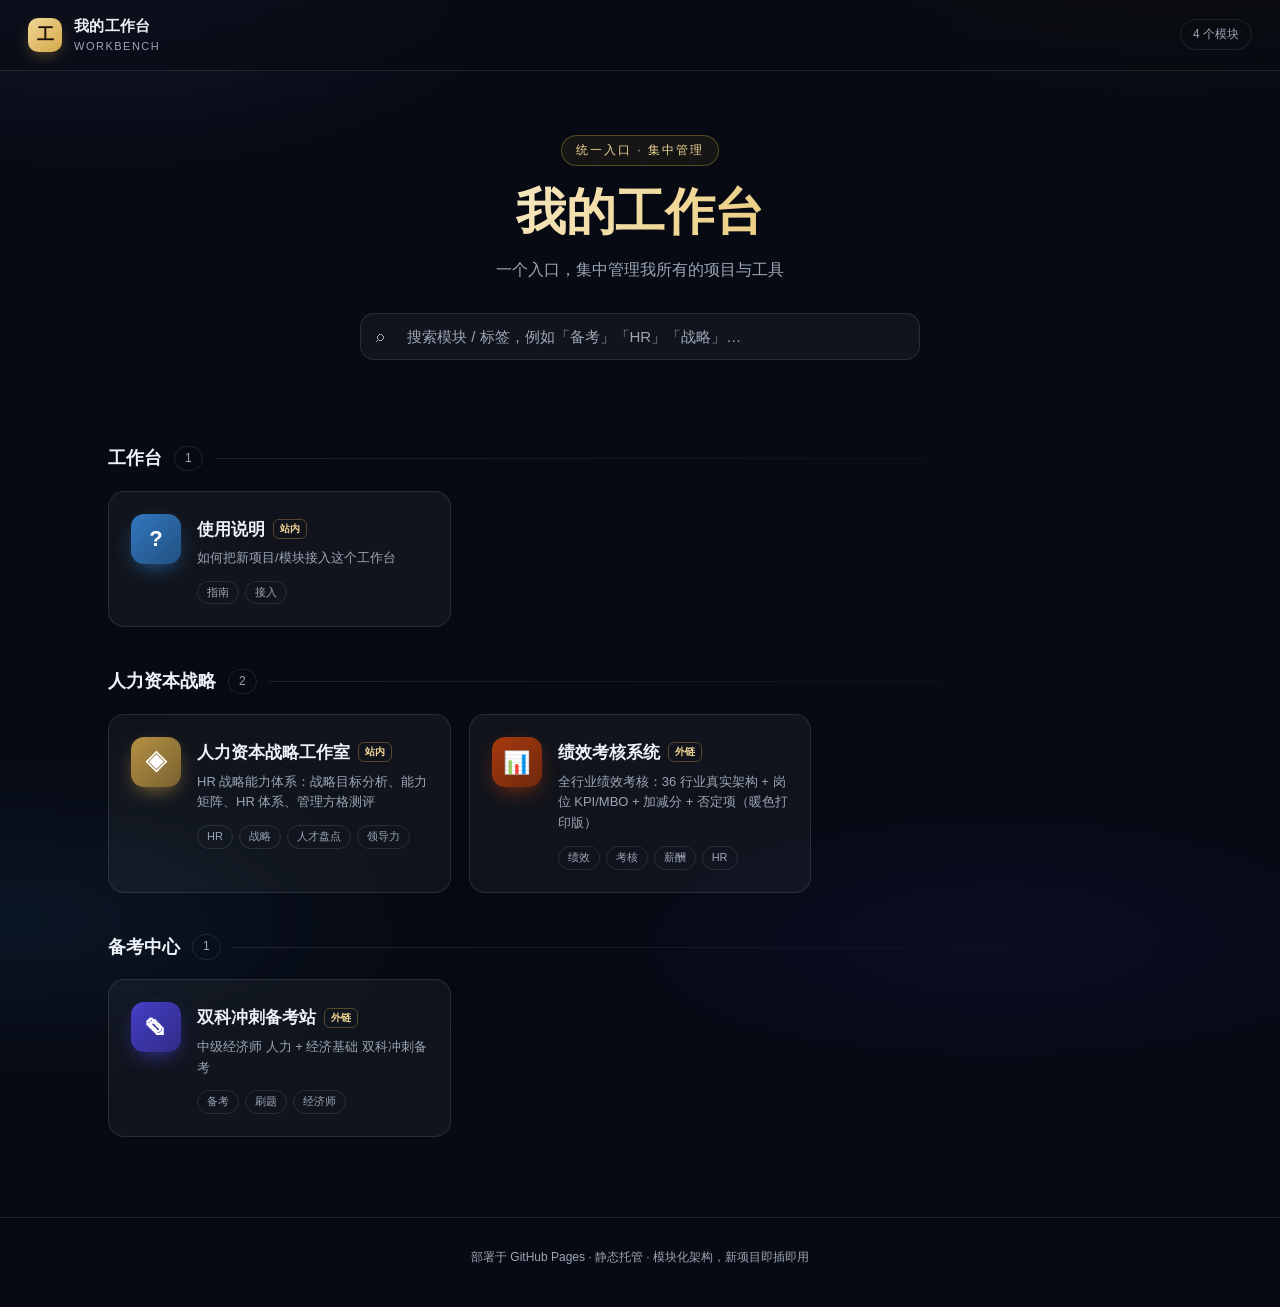
<file: index.html>
<!DOCTYPE html>
<html lang="zh-CN">
<head>
<meta charset="utf-8" />
<meta name="viewport" content="width=device-width, initial-scale=1" />
<title>我的工作台</title>
<style>
  :root {
    --bg: #070a12;
    --bg-2: #0c1018;
    --surface: rgba(255,255,255,0.045);
    --surface-hover: rgba(255,255,255,0.075);
    --border: rgba(255,255,255,0.10);
    --border-strong: rgba(255,255,255,0.18);
    --text: #eef1f7;
    --muted: #9aa6b6;
    --gold: #d4a84b;
    --gold-soft: #f0d694;
    --radius: 16px;
    --shadow: 0 18px 50px -20px rgba(0,0,0,.7);
  }
  * { box-sizing: border-box; }
  html, body { margin: 0; padding: 0; }
  body {
    background: var(--bg);
    color: var(--text);
    font-family: -apple-system, BlinkMacSystemFont, "Segoe UI", "PingFang SC", "Microsoft YaHei", "Noto Sans SC", sans-serif;
    line-height: 1.6;
    min-height: 100vh;
    -webkit-font-smoothing: antialiased;
    position: relative;
    overflow-x: hidden;
  }
  /* 极光背景 */
  body::before, body::after {
    content: ""; position: fixed; inset: -20% -20% auto -20%; height: 70vh; z-index: 0;
    pointer-events: none; filter: blur(70px); opacity: .55;
  }
  body::before {
    background: radial-gradient(40% 60% at 20% 10%, rgba(124,108,240,.45), transparent 70%),
                radial-gradient(45% 55% at 80% 0%, rgba(212,168,75,.38), transparent 70%);
    animation: drift1 18s ease-in-out infinite alternate;
  }
  body::after {
    top: auto; bottom: -10%; height: 50vh;
    background: radial-gradient(40% 50% at 70% 100%, rgba(79,70,229,.35), transparent 70%),
                radial-gradient(35% 50% at 15% 90%, rgba(55,138,221,.30), transparent 70%);
    animation: drift2 22s ease-in-out infinite alternate;
  }
  @keyframes drift1 { from { transform: translate3d(-3%,0,0) scale(1); } to { transform: translate3d(4%,2%,0) scale(1.08); } }
  @keyframes drift2 { from { transform: translate3d(2%,0,0) scale(1.05); } to { transform: translate3d(-4%,-2%,0) scale(1); } }
  .grid-bg {
    position: fixed; inset: 0; z-index: 0; pointer-events: none; opacity: .35;
    background-image: linear-gradient(rgba(255,255,255,.04) 1px, transparent 1px),
                      linear-gradient(90deg, rgba(255,255,255,.04) 1px, transparent 1px);
    background-size: 46px 46px;
    -webkit-mask-image: radial-gradient(ellipse 80% 60% at 50% 0%, #000 30%, transparent 80%);
            mask-image: radial-gradient(ellipse 80% 60% at 50% 0%, #000 30%, transparent 80%);
  }
  .wrap { position: relative; z-index: 1; }

  /* 顶栏 */
  .topbar {
    position: sticky; top: 0; z-index: 30;
    display: flex; align-items: center; gap: 12px;
    padding: 14px 28px;
    background: rgba(8,11,18,.6);
    backdrop-filter: blur(14px); -webkit-backdrop-filter: blur(14px);
    border-bottom: 1px solid var(--border);
  }
  .logo {
    width: 34px; height: 34px; border-radius: 10px; flex: 0 0 34px;
    background: linear-gradient(135deg, var(--gold-soft), var(--gold));
    display: flex; align-items: center; justify-content: center;
    color: #1a1206; font-weight: 800; font-size: 17px;
    box-shadow: 0 6px 18px -6px rgba(212,168,75,.6);
  }
  .brand { font-weight: 700; font-size: 15px; letter-spacing: .3px; }
  .brand small { display: block; font-weight: 400; font-size: 11px; color: var(--muted); letter-spacing: 1.5px; }
  .topbar .spacer { flex: 1; }
  .topbar .pill {
    font-size: 12px; color: var(--muted);
    border: 1px solid var(--border); border-radius: 999px; padding: 5px 12px;
  }

  /* 英雄区 */
  .hero { max-width: 1120px; margin: 0 auto; padding: 64px 28px 26px; text-align: center; }
  .hero .eyebrow {
    display: inline-block; font-size: 12px; letter-spacing: 2px; color: var(--gold-soft);
    border: 1px solid rgba(212,168,75,.35); border-radius: 999px; padding: 5px 14px; margin-bottom: 18px;
    background: rgba(212,168,75,.07);
  }
  .hero h1 {
    margin: 0; font-size: clamp(30px, 5vw, 50px); font-weight: 800; line-height: 1.15; letter-spacing: -.5px;
    background: linear-gradient(120deg, #fff 10%, var(--gold-soft) 55%, var(--gold) 90%);
    -webkit-background-clip: text; background-clip: text; -webkit-text-fill-color: transparent; color: transparent;
  }
  .hero p { margin: 16px auto 0; max-width: 620px; color: var(--muted); font-size: 16px; }

  /* 搜索 */
  .search {
    max-width: 560px; margin: 30px auto 0; position: relative;
  }
  .search input {
    width: 100%; padding: 14px 16px 14px 46px; font-size: 15px; color: var(--text);
    background: var(--surface); border: 1px solid var(--border); border-radius: 14px; outline: none;
    transition: border-color .15s, background .15s;
  }
  .search input::placeholder { color: var(--muted); }
  .search input:focus { border-color: var(--gold); background: var(--surface-hover); }
  .search .ico {
    position: absolute; left: 16px; top: 50%; transform: translateY(-50%); color: var(--muted); font-size: 16px;
  }

  /* 分组 */
  main { max-width: 1120px; margin: 0 auto; padding: 18px 28px 80px; }
  .group { margin-top: 40px; }
  .group-head { display: flex; align-items: center; gap: 12px; margin-bottom: 18px; }
  .group-head h2 { margin: 0; font-size: 18px; font-weight: 700; }
  .group-head .count {
    font-size: 12px; color: var(--muted); border: 1px solid var(--border);
    border-radius: 999px; padding: 2px 10px;
  }
  .group-head .line { flex: 1; height: 1px; background: linear-gradient(90deg, var(--border), transparent); }

  .cards { display: grid; grid-template-columns: repeat(auto-fill, minmax(280px, 1fr)); gap: 18px; }

  .card {
    --mc: #378ADD;
    position: relative; overflow: hidden;
    background: var(--surface); border: 1px solid var(--border); border-radius: var(--radius);
    padding: 22px; cursor: pointer; text-align: left;
    transition: transform .18s ease, border-color .18s ease, background .18s ease, box-shadow .18s ease;
    display: flex; gap: 16px; align-items: flex-start;
    animation: rise .5s ease both;
  }
  @keyframes rise { from { opacity: 0; transform: translateY(14px); } to { opacity: 1; transform: none; } }
  .card::after {
    content: ""; position: absolute; inset: 0; opacity: 0; transition: opacity .2s;
    background: radial-gradient(120% 80% at 0% 0%, color-mix(in srgb, var(--mc) 22%, transparent), transparent 60%);
    pointer-events: none;
  }
  .card:hover {
    transform: translateY(-4px); border-color: var(--border-strong);
    background: var(--surface-hover);
    box-shadow: 0 20px 44px -22px color-mix(in srgb, var(--mc) 70%, #000);
  }
  .card:hover::after { opacity: 1; }
  .card:focus-visible { outline: 2px solid var(--gold); outline-offset: 2px; }
  .icon {
    width: 50px; height: 50px; border-radius: 13px; flex: 0 0 50px;
    display: flex; align-items: center; justify-content: center;
    font-size: 22px; color: #fff; font-weight: 700;
    background: linear-gradient(135deg, color-mix(in srgb, var(--mc) 85%, #fff 0%), color-mix(in srgb, var(--mc) 55%, #000 20%));
    box-shadow: 0 8px 22px -8px color-mix(in srgb, var(--mc) 80%, transparent);
  }
  .card-body { min-width: 0; flex: 1; }
  .card-title { font-size: 16.5px; font-weight: 700; margin: 2px 0 6px; display: flex; align-items: center; gap: 8px; flex-wrap: wrap; }
  .card-desc { font-size: 13px; color: var(--muted); margin: 0 0 12px; }
  .tags { display: flex; flex-wrap: wrap; gap: 6px; }
  .tag { font-size: 11px; color: var(--muted); border: 1px solid var(--border); border-radius: 999px; padding: 2px 9px; }
  .badge {
    font-size: 10px; color: var(--gold-soft);
    border: 1px solid rgba(212,168,75,.35); border-radius: 6px; padding: 1px 6px; font-weight: 600;
  }
  .empty-group { display: none; }
  .no-result { text-align: center; color: var(--muted); padding: 60px 0; font-size: 15px; display: none; }

  /* modal */
  .overlay {
    position: fixed; inset: 0; z-index: 60;
    background: rgba(6,8,14,.85); backdrop-filter: blur(6px);
    display: none; align-items: stretch; justify-content: center; padding: 22px;
  }
  .overlay.open { display: flex; animation: fade .2s ease; }
  @keyframes fade { from { opacity: 0; } to { opacity: 1; } }
  .frame-wrap {
    background: var(--bg-2); border: 1px solid var(--border-strong); border-radius: 16px;
    width: 100%; max-width: 1240px; display: flex; flex-direction: column; overflow: hidden;
    box-shadow: var(--shadow); animation: pop .22s ease;
  }
  @keyframes pop { from { transform: scale(.98); opacity: .6; } to { transform: none; opacity: 1; } }
  .frame-bar {
    display: flex; align-items: center; justify-content: space-between; gap: 12px;
    padding: 13px 16px; border-bottom: 1px solid var(--border); background: rgba(255,255,255,.03);
  }
  .frame-bar strong { font-size: 14px; display: flex; align-items: center; gap: 8px; }
  .frame-bar .dot { width: 8px; height: 8px; border-radius: 50%; background: var(--gold); box-shadow: 0 0 10px var(--gold); }
  .frame-bar .acts { display: flex; gap: 8px; }
  .frame-bar button {
    background: transparent; color: var(--muted); border: 1px solid var(--border);
    border-radius: 9px; padding: 7px 13px; cursor: pointer; font-size: 13px; transition: .15s;
  }
  .frame-bar button:hover { color: var(--text); border-color: var(--gold); }
  iframe { flex: 1; width: 100%; border: 0; background: #fff; min-height: 72vh; }

  footer {
    position: relative; z-index: 1; text-align: center; color: var(--muted); font-size: 12px;
    padding: 30px 20px 40px; border-top: 1px solid var(--border);
  }

  @media (max-width: 600px) {
    .hero { padding-top: 44px; }
    .topbar, .hero, main { padding-left: 18px; padding-right: 18px; }
    .cards { grid-template-columns: 1fr; }
  }
</style>
</head>
<body>
  <div class="grid-bg"></div>
  <div class="wrap">
    <div class="topbar">
      <div class="logo">工</div>
      <div class="brand">我的工作台<small>WORKBENCH</small></div>
      <div class="spacer"></div>
      <div class="pill" id="modCount">模块加载中…</div>
    </div>

    <section class="hero">
      <span class="eyebrow">统一入口 · 集中管理</span>
      <h1>我的工作台</h1>
      <p id="wb-subtitle">一个入口，集中管理我所有的项目与工具。后续功能将持续接入。</p>
      <div class="search">
        <span class="ico">⌕</span>
        <input id="q" type="text" placeholder="搜索模块 / 标签，例如「备考」「HR」「战略」…" autocomplete="off" />
      </div>
    </section>

    <main id="main"></main>
    <div class="no-result" id="noResult">没有匹配的模块，换个关键词试试。</div>

    <footer>
      部署于 GitHub Pages · 静态托管 · 模块化架构，新项目即插即用
    </footer>
  </div>

  <div class="overlay" id="overlay">
    <div class="frame-wrap">
      <div class="frame-bar">
        <strong><span class="dot"></span><span id="frame-title">模块</span></strong>
        <div class="acts">
          <button id="openNew">新窗口打开</button>
          <button onclick="closeFrame()">关闭</button>
        </div>
      </div>
      <iframe id="frame" src="about:blank" title="模块内容"></iframe>
    </div>
  </div>

<script>
  const FALLBACK = {
    title: "我的工作台",
    subtitle: "一个入口，集中管理我所有的项目与工具。后续功能将持续接入。",
    groups: ["工作台", "人力资本战略", "备考中心"],
    modules: [
      { id:"welcome", title:"使用说明", desc:"如何把新项目/模块接入这个工作台", type:"static", path:"welcome/index.html", color:"#378ADD", icon:"?", group:"工作台", tags:["指南","接入"] },
      { id:"hcss", title:"人力资本战略工作室", type:"static", path:"hcss/index.html", icon:"◈", desc:"HR 战略能力体系：战略目标分析、能力矩阵、HR 体系、管理方格测评", color:"#d4a84b", group:"人力资本战略", tags:["HR","战略","人才盘点","领导力"] },
      { id:"mindmap", title:"备考思维导图", desc:"中级经济师（人力）备考思维导图 · 可编辑 · 持续更新", type:"link", url:"mindmap.html", color:"#7c6cf0", icon:"✦", group:"备考中心", tags:["备考","经济师","思维导图"], hidden:true },
      { id:"study", title:"双科冲刺备考站", desc:"中级经济师 人力 + 经济基础 双科冲刺备考", type:"link", url:"study.html", color:"#4f46e5", icon:"✎", group:"备考中心", tags:["备考","刷题","经济师"] }
    ]
  };

  const overlay = document.getElementById('overlay');
  const frame = document.getElementById('frame');
  const frameTitle = document.getElementById('frame-title');
  let lastUrl = '';

  function openFrame(url, title) {
    frameTitle.textContent = title || '模块';
    lastUrl = url;
    frame.src = url;
    overlay.classList.add('open');
    document.body.style.overflow = 'hidden';
  }
  function closeFrame() {
    overlay.classList.remove('open');
    frame.src = 'about:blank';
    document.body.style.overflow = '';
  }
  overlay.addEventListener('click', (e) => { if (e.target === overlay) closeFrame(); });
  document.addEventListener('keydown', (e) => { if (e.key === 'Escape') closeFrame(); });
  document.getElementById('openNew').addEventListener('click', () => { if (lastUrl) window.open(lastUrl, '_blank'); });

  function esc(s) {
    return String(s == null ? '' : s).replace(/[&<>"']/g, c => ({'&':'&amp;','<':'&lt;','>':'&gt;','"':'&quot;',"'":'&#39;'}[c]));
  }

  function openModule(mod) {
    if (mod.type === 'link') {
      window.open(mod.url, '_blank');
    } else if (mod.type === 'iframe') {
      openFrame(mod.url, mod.title);
    } else {
      let src = mod.url;
      if (mod.path) src = 'modules/' + mod.path;
      openFrame(src || 'about:blank', mod.title);
    }
  }

  function typeBadge(t) {
    if (t === 'link') return '外链';
    if (t === 'iframe') return '嵌入';
    return '站内';
  }

  function cardHTML(mod, idx) {
    const color = mod.color || '#378ADD';
    const initial = mod.icon || (mod.title || '?').trim().charAt(0);
    const tags = (mod.tags || []).map(t => '<span class="tag">' + esc(t) + '</span>').join('');
    const hay = (mod.title + ' ' + (mod.desc||'') + ' ' + (mod.tags||[]).join(' ')).toLowerCase();
    return '<div class="card" style="--mc:' + color + '; animation-delay:' + (idx*60) + 'ms" ' +
           'data-idx="' + mod._i + '" data-hay="' + esc(hay) + '" tabindex="0" role="button" aria-label="' + esc(mod.title) + '">' +
      '<div class="icon">' + esc(initial) + '</div>' +
      '<div class="card-body">' +
        '<div class="card-title">' + esc(mod.title) + '<span class="badge">' + typeBadge(mod.type) + '</span></div>' +
        '<div class="card-desc">' + esc(mod.desc || '') + '</div>' +
        '<div class="tags">' + tags + '</div>' +
      '</div>' +
    '</div>';
  }

  function render(m) {
    document.title = (m.title || '我的工作台');
    document.getElementById('wb-subtitle').textContent = m.subtitle || '';
    const main = document.getElementById('main');
    const groups = m.groups || [];
    const mods = (m.modules || []).filter(mod => !mod.hidden);
    mods.forEach((mod, i) => { mod._i = i; }); // 记录真实索引，避免分组重排导致点击错位
    document.getElementById('modCount').textContent = mods.length + ' 个模块';
    main.innerHTML = '';
    if (!mods.length) {
      main.innerHTML = '<div class="no-result" style="display:block">还没有模块。</div>';
      return;
    }
    // 按 groups 顺序渲染，未分组的放最后
    const grouped = {};
    mods.forEach(mod => { const g = mod.group || '其他'; (grouped[g] = grouped[g] || []).push(mod); });
    const order = groups.concat(Object.keys(grouped).filter(g => !groups.includes(g)));
    let globalIdx = 0;
    order.forEach(g => {
      const list = grouped[g]; if (!list) return;
      const sec = document.createElement('section');
      sec.className = 'group';
      sec.dataset.group = g;
      sec.innerHTML = '<div class="group-head"><h2>' + esc(g) + '</h2>' +
        '<span class="count">' + list.length + '</span><span class="line"></span></div>' +
        '<div class="cards"></div>';
      const cardsEl = sec.querySelector('.cards');
      list.forEach(mod => {
        cardsEl.insertAdjacentHTML('beforeend', cardHTML(mod, globalIdx++));
      });
      main.appendChild(sec);
    });
    // 绑定点击/键盘（用 data-idx 直接定位模块，避免标题反查出错）
    main.querySelectorAll('.card').forEach(el => {
      const mod = mods[+el.dataset.idx];
      el.addEventListener('click', () => openModule(mod));
      el.addEventListener('keydown', (e) => { if (e.key === 'Enter' || e.key === ' ') { e.preventDefault(); openModule(mod); } });
    });
  }

  // 搜索过滤
  document.getElementById('q').addEventListener('input', (e) => {
    const kw = e.target.value.trim().toLowerCase();
    let visible = 0;
    document.querySelectorAll('.group').forEach(sec => {
      let gVisible = 0;
      sec.querySelectorAll('.card').forEach(card => {
        const hit = !kw || (card.dataset.hay || '').includes(kw);
        card.style.display = hit ? '' : 'none';
        if (hit) gVisible++;
      });
      sec.style.display = gVisible ? '' : 'none';
      visible += gVisible;
    });
    document.getElementById('noResult').style.display = visible ? 'none' : 'block';
  });

  fetch('manifest.json')
    .then(r => r.ok ? r.json() : Promise.reject())
    .then(render)
    .catch(() => render(FALLBACK));
</script>
</body>
</html>
</file>
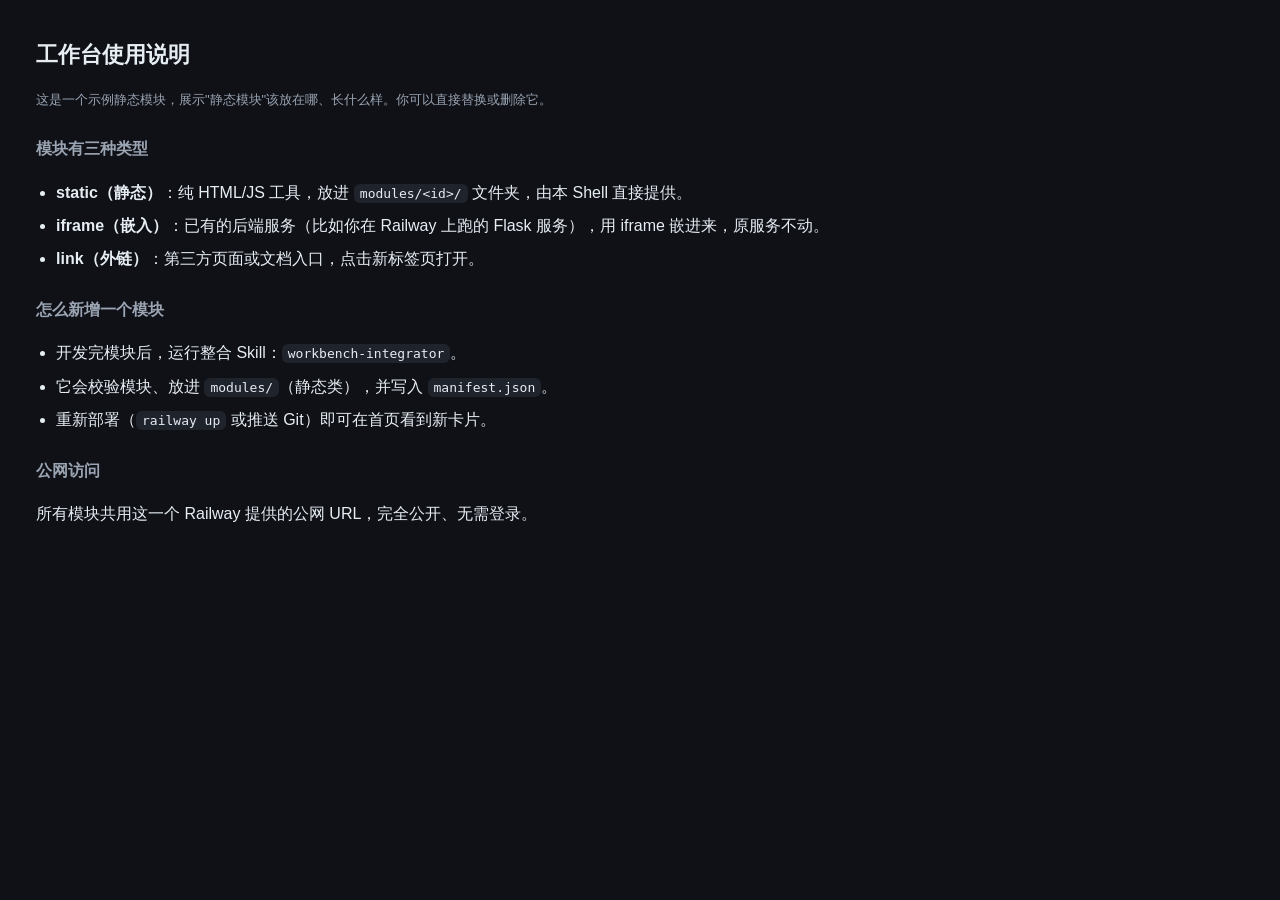
<file: modules/welcome/index.html>
<!DOCTYPE html>
<html lang="zh-CN">
<head>
<meta charset="utf-8" />
<meta name="viewport" content="width=device-width, initial-scale=1" />
<title>使用说明</title>
<style>
  body { margin: 0; background: #0f1117; color: #e6edf3; font-family: -apple-system, "PingFang SC", "Microsoft YaHei", sans-serif; line-height: 1.7; padding: 36px; }
  h1 { font-size: 22px; margin: 0 0 16px; }
  h2 { font-size: 16px; margin: 24px 0 8px; color: #9aa4b2; }
  code { background: #1f232c; padding: 2px 6px; border-radius: 6px; font-size: 13px; }
  ul { padding-left: 20px; }
  li { margin: 6px 0; }
  .hint { color: #9aa4b2; font-size: 13px; }
</style>
</head>
<body>
  <h1>工作台使用说明</h1>
  <p class="hint">这是一个示例静态模块，展示"静态模块"该放在哪、长什么样。你可以直接替换或删除它。</p>

  <h2>模块有三种类型</h2>
  <ul>
    <li><b>static（静态）</b>：纯 HTML/JS 工具，放进 <code>modules/&lt;id&gt;/</code> 文件夹，由本 Shell 直接提供。</li>
    <li><b>iframe（嵌入）</b>：已有的后端服务（比如你在 Railway 上跑的 Flask 服务），用 iframe 嵌进来，原服务不动。</li>
    <li><b>link（外链）</b>：第三方页面或文档入口，点击新标签页打开。</li>
  </ul>

  <h2>怎么新增一个模块</h2>
  <ul>
    <li>开发完模块后，运行整合 Skill：<code>workbench-integrator</code>。</li>
    <li>它会校验模块、放进 <code>modules/</code>（静态类），并写入 <code>manifest.json</code>。</li>
    <li>重新部署（<code>railway up</code> 或推送 Git）即可在首页看到新卡片。</li>
  </ul>

  <h2>公网访问</h2>
  <p>所有模块共用这一个 Railway 提供的公网 URL，完全公开、无需登录。</p>
</body>
</html>
</file>
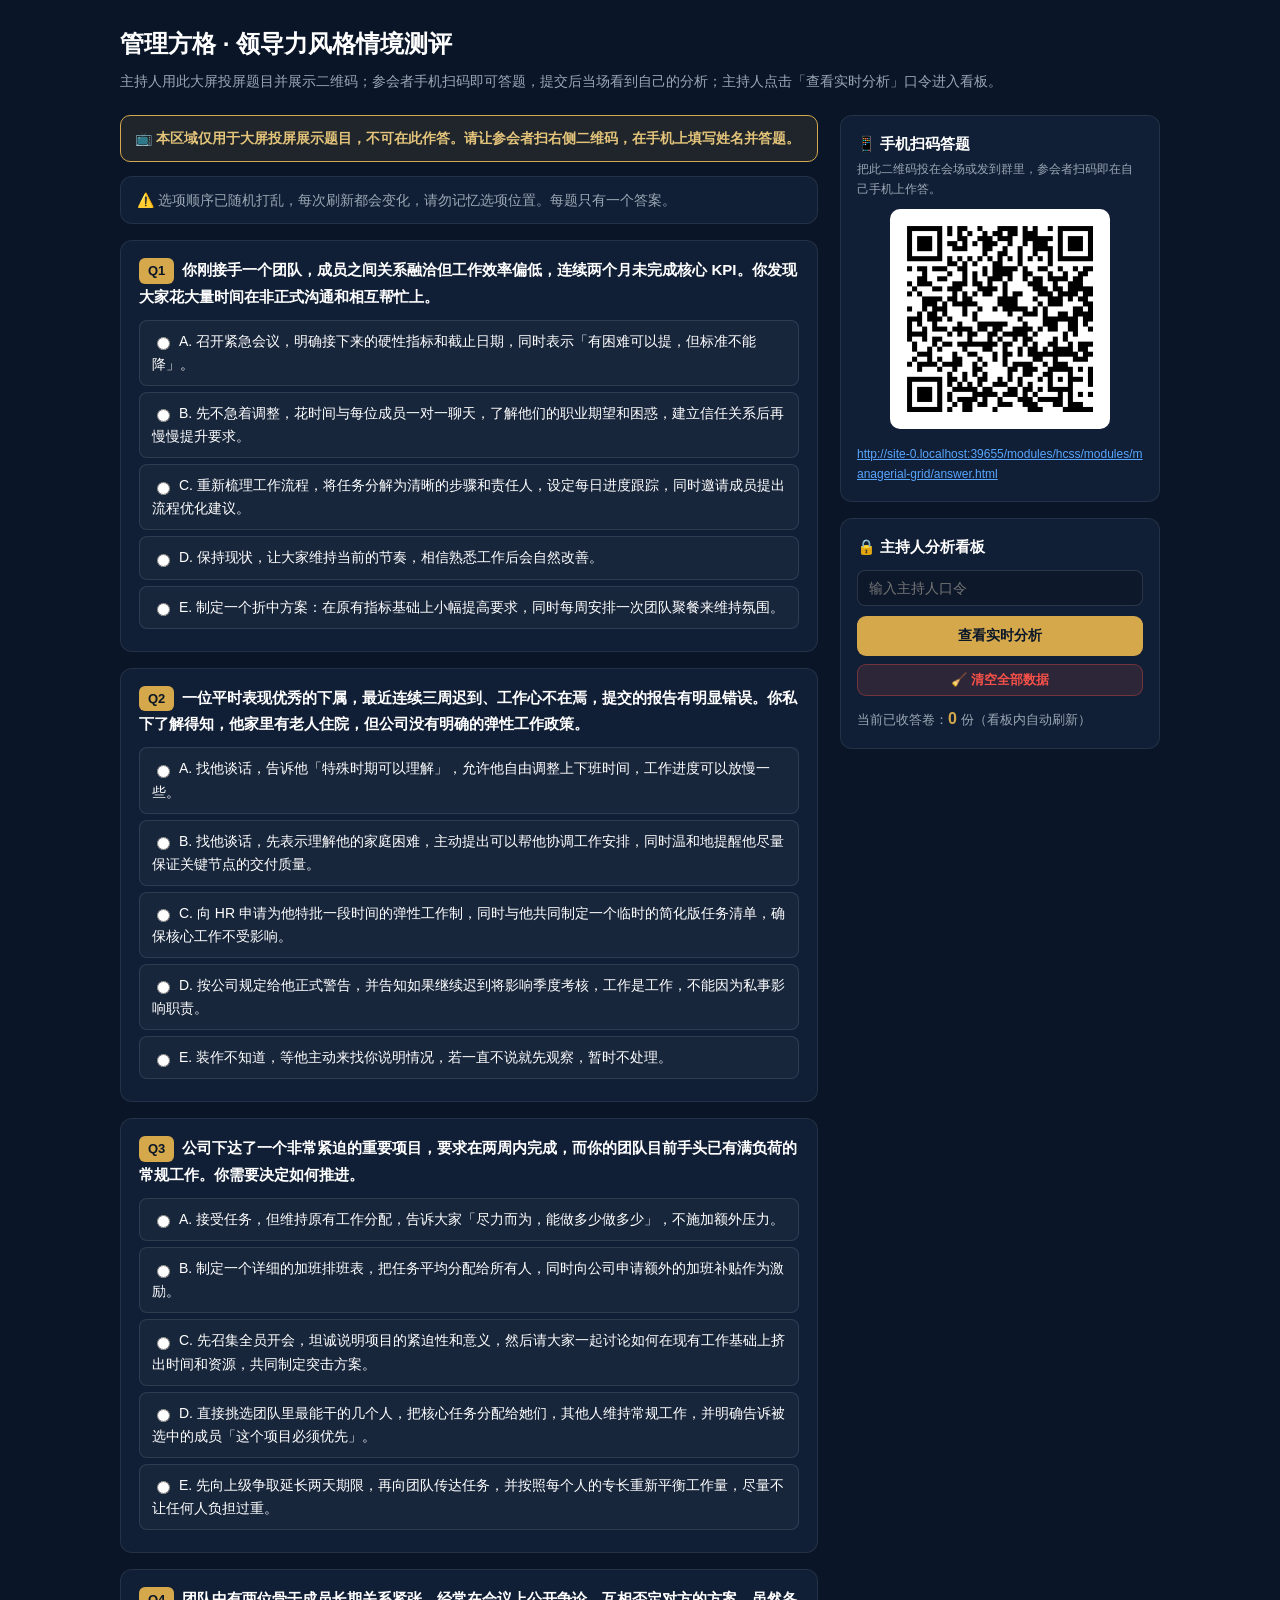
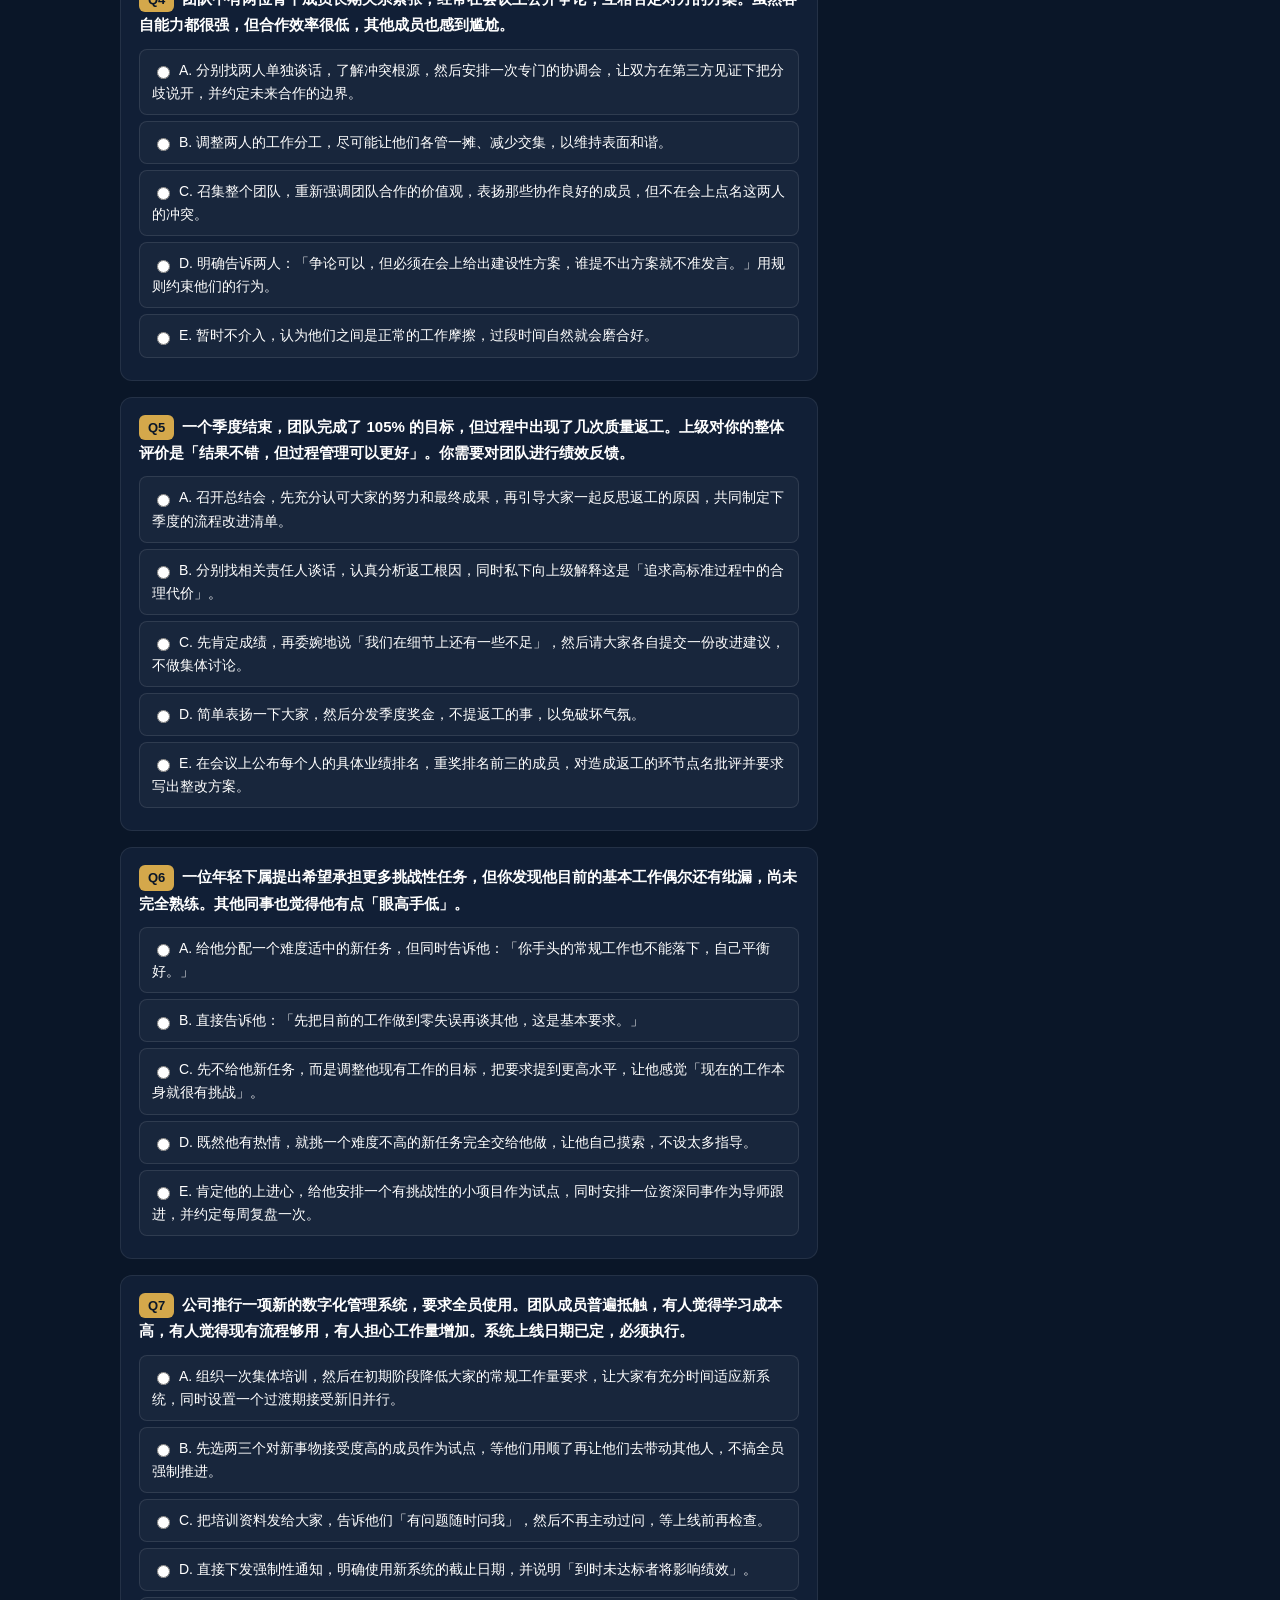
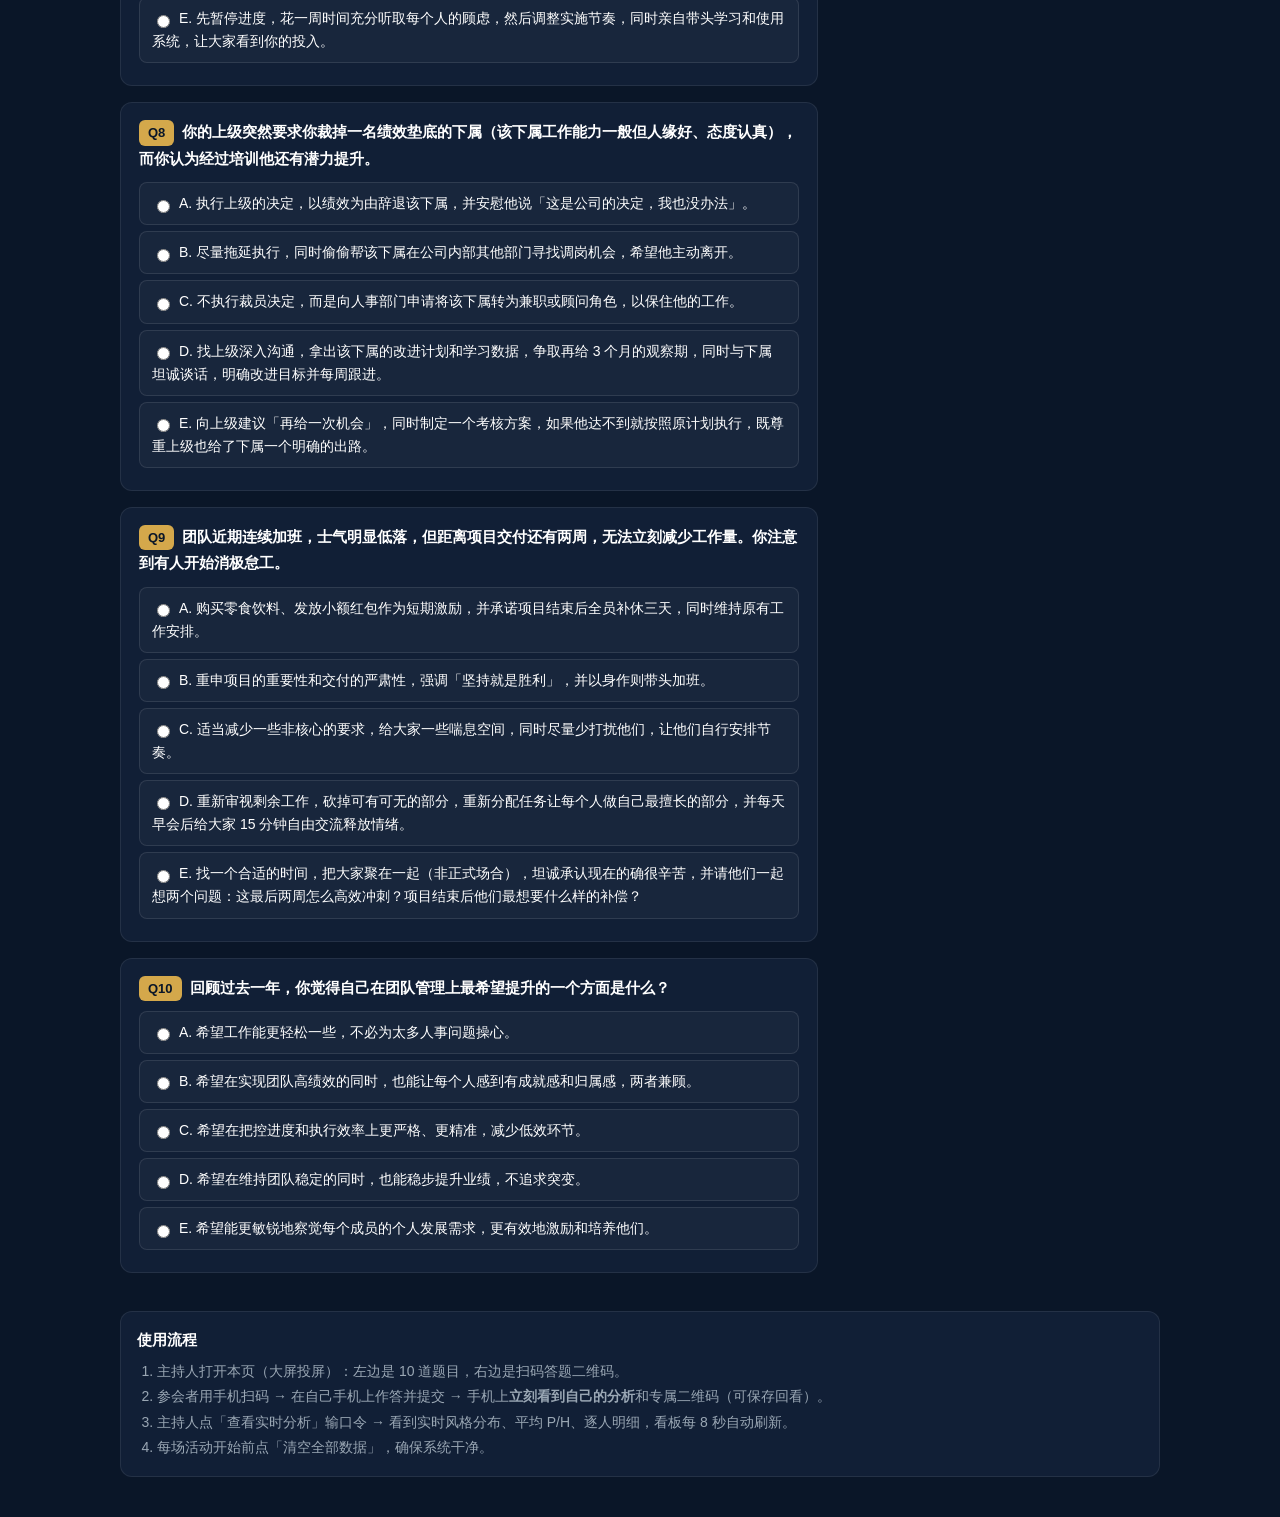
<file: modules/hcss/modules/managerial-grid/index.html>
<!DOCTYPE html>
<html lang="zh-CN">
<head>
  <meta charset="UTF-8">
  <meta name="viewport" content="width=device-width, initial-scale=1.0">
  <title>管理方格测评 · 主持大屏 | 人力资本战略工作室</title>
  <link rel="stylesheet" href="../../assets/css/style.css">
  <style>
    /* 本页深色大屏主题：body 直接深蓝 + 白字，杜绝「深底深字」看不见 */
    body { background: var(--hc-navy); color: var(--hc-white); }
    a { color: var(--info); }

    .hero-mini {
      max-width: 1080px;
      margin: 24px auto 0;
      padding: 0 20px;
      color: var(--hc-white);
    }
    .hero-mini h1 { font-size: 24px; margin: 0 0 6px; }
    .hero-mini p { color: var(--sub); font-size: 14px; margin: 0; }

    .host-layout {
      max-width: 1080px;
      margin: 22px auto;
      padding: 0 20px;
      display: grid;
      grid-template-columns: 1fr 320px;
      gap: 22px;
      align-items: start;
    }
    @media (max-width: 880px) { .host-layout { grid-template-columns: 1fr; } }

    /* 题目区（大屏可投屏） */
    .quiz-col .quiz-card {
      background: var(--panel); color: var(--hc-white);
      border: 1px solid rgba(255,255,255,.08);
      border-radius: var(--radius);
      padding: 16px 18px;
      margin-bottom: 14px;
    }
    .host-banner {
      background: rgba(212,168,75,.10); border: 1px solid var(--hc-gold);
      color: var(--hc-gold-light); border-radius: 10px; padding: 12px 14px;
      font-size: 14px; font-weight: 600; margin-bottom: 14px; line-height: 1.5;
    }
    .quiz-col .qhead { margin-bottom: 10px; }
    .quiz-col .qnum {
      display: inline-block; background: var(--accent); color: var(--hc-navy);
      font-weight: 800; border-radius: 6px; padding: 2px 9px; margin-right: 8px; font-size: 13px;
    }
    .quiz-col .qtitle { font-weight: 600; font-size: 15px; color: var(--hc-white); }
    .quiz-col .opt {
      display: block; padding: 9px 12px; margin: 6px 0; border-radius: 8px; color: var(--hc-white);
      border: 1px solid rgba(255,255,255,.10); background: rgba(255,255,255,.03);
      cursor: pointer; font-size: 14px; transition: .15s;
    }
    .quiz-col .opt:hover { background: rgba(255,255,255,.07); }
    .quiz-col .opt input { margin-right: 9px; vertical-align: middle; accent-color: var(--accent); }

    /* 右侧栏：二维码 + 实时看板入口 */
    .side-col { position: sticky; top: 16px; display: flex; flex-direction: column; gap: 16px; }
    .qr-card, .ctrl-card {
      background: var(--panel);
      border: 1px solid rgba(255,255,255,.08);
      border-radius: var(--radius);
      padding: 16px;
    }
    .qr-card h3 { margin: 0 0 4px; font-size: 15px; }
    .qr-card .tip { font-size: 12px; margin: 0 0 10px; }
    .qr-card #qrBig { text-align: center; }
    .qr-card #qrBig img { border-radius: 10px; padding: 10px; background: #fff; max-width: 220px; }
    .qr-card .scan-link { display:block; word-break: break-all; font-size: 12px; color: var(--info); text-decoration: underline; margin-top: 8px; }

    .ctrl-card h3 { margin: 0 0 10px; font-size: 15px; }
    .ctrl-card input[type=password] {
      width: 100%; padding: 9px 11px; border-radius: 8px;
      border: 1px solid rgba(255,255,255,.12); background: rgba(0,0,0,.2); color: #fff; font-size: 14px;
      box-sizing: border-box;
    }
    .ctrl-card .btn { width: 100%; margin-top: 10px; }
    .ctrl-card .btn-danger { margin-top: 8px; }
    .live-count { font-size: 13px; color: var(--sub); margin-top: 10px; }
    .live-count b { color: var(--accent); font-size: 16px; }

    /* 分析看板（弹层） */
    .overlay {
      position: fixed; inset: 0; background: rgba(7,11,18,.88);
      display: none; overflow-y: auto; z-index: 50; padding: 28px 16px;
    }
    .overlay.show { display: block; }
    .overlay-inner { max-width: 980px; margin: 0 auto; background: var(--bg); border: 1px solid rgba(255,255,255,.1); border-radius: 14px; padding: 24px; }
    .overlay .ov-head { display: flex; justify-content: space-between; align-items: center; margin-bottom: 14px; }
    .overlay .ov-head h2 { margin: 0; font-size: 20px; }
    .overlay .ov-close { background: none; border: 1px solid rgba(255,255,255,.2); color: #fff; border-radius: 8px; padding: 6px 12px; cursor: pointer; }

    .dist-bar { display: flex; align-items: center; gap: 10px; margin: 8px 0; }
    .dist-name { width: 150px; font-size: 13px; flex-shrink: 0; }
    .dist-track { flex: 1; height: 12px; border-radius: 6px; background: rgba(255,255,255,.08); overflow: hidden; }
    .dist-fill { height: 100%; border-radius: 6px; }
    .dist-count { width: 52px; text-align: right; font-size: 13px; color: var(--sub); }

    .mini-table { width: 100%; border-collapse: collapse; margin-top: 12px; font-size: 13px; }
    .mini-table th, .mini-table td { padding: 8px 10px; border-bottom: 1px solid rgba(255,255,255,.08); text-align: left; }
    .mini-table th { color: var(--sub); font-weight: 600; }

    .badge { display: inline-block; padding: 3px 10px; border-radius: 20px; font-size: 12px; border: 1px solid rgba(255,255,255,.15); }
    .b-high { background: rgba(63,185,80,.15); color: var(--success); border-color: rgba(63,185,80,.3); }
    .b-med  { background: rgba(188,140,255,.15); color: var(--mid); border-color: rgba(188,140,255,.3); }
    .b-low  { background: rgba(248,81,73,.15); color: var(--danger); border-color: rgba(248,81,73,.3); }

    .msg { padding: 10px 14px; border-radius: 8px; margin-bottom: 14px; font-size: 14px; }
    .msg.ok { background: rgba(63,185,80,.12); color: var(--success); border: 1px solid rgba(63,185,80,.25); }
    .msg.err { background: rgba(248,81,73,.12); color: var(--danger); border: 1px solid rgba(248,81,73,.25); }
    .msg.info { background: rgba(88,166,255,.10); color: var(--info); border: 1px solid rgba(88,166,255,.25); }

    .btn {
      display: inline-block; padding: 10px 16px; border-radius: 9px; cursor: pointer;
      border: 1px solid transparent; font-size: 14px; font-weight: 600; text-decoration: none;
    }
    .btn-primary { background: var(--accent); color: var(--hc-navy); }
    .btn-primary:hover { filter: brightness(1.08); }
    .btn-outline { background: transparent; border-color: rgba(255,255,255,.18); color: #fff; }
    .btn-outline:hover { background: rgba(255,255,255,.06); }
    .btn-danger { background: rgba(248,81,73,.12); color: var(--danger); border-color: rgba(248,81,73,.35); }
    .btn-danger:hover { background: rgba(248,81,73,.2); }
    .btn-sm { padding: 6px 12px; font-size: 13px; }
  </style>
</head>
<body>

<div class="hero-mini">
  <h1>管理方格 · 领导力风格情境测评</h1>
  <p>主持人用此大屏投屏题目并展示二维码；参会者手机扫码即可答题，提交后当场看到自己的分析；主持人点击「查看实时分析」口令进入看板。</p>
</div>

<div class="host-layout">
  <!-- 左：可投屏的 10 道题 -->
  <div class="quiz-col">
    <div id="liveMsg"></div>
    <div class="host-banner">📺 本区域仅用于<b>大屏投屏展示题目</b>，不可在此作答。请让参会者扫右侧二维码，在手机上填写姓名并答题。</div>
    <div id="quizScreen"></div>
  </div>

  <!-- 右：二维码 + 看板入口 -->
  <div class="side-col">
    <div class="qr-card">
      <h3>📱 手机扫码答题</h3>
      <p class="tip">把此二维码投在会场或发到群里，参会者扫码即在自己手机上作答。</p>
      <div id="qrBig"></div>
      <a class="scan-link" id="scanLink" href="#" target="_blank">答题链接</a>
    </div>

    <div class="ctrl-card">
      <h3>🔒 主持人分析看板</h3>
      <input type="password" id="passcode" placeholder="输入主持人口令" onkeydown="if(event.key==='Enter')openBoard()">
      <button class="btn btn-primary" onclick="openBoard()">查看实时分析</button>
      <button class="btn btn-danger btn-sm" onclick="clearAll()">🧹 清空全部数据</button>
      <div class="live-count">当前已收答卷：<b id="liveTotal">0</b> 份（看板内自动刷新）</div>
    </div>
  </div>
</div>

<!-- 分析看板弹层 -->
<div class="overlay" id="boardOverlay">
  <div class="overlay-inner">
    <div class="ov-head">
      <h2>团队实时分析</h2>
      <button class="ov-close" onclick="closeBoard()">关闭</button>
    </div>
    <div id="boardMsg"></div>
    <div id="boardBody"></div>
  </div>
</div>

<!-- 使用说明 -->
<div class="hero-mini" style="padding-bottom:40px">
  <div class="qr-card" style="margin-top:18px">
    <h3>使用流程</h3>
    <ol style="margin:6px 0 0;padding-left:20px;line-height:1.8;font-size:14px;color:var(--sub)">
      <li>主持人打开本页（大屏投屏）：左边是 10 道题目，右边是扫码答题二维码。</li>
      <li>参会者用手机扫码 → 在自己手机上作答并提交 → 手机上<b>立刻看到自己的分析</b>和专属二维码（可保存回看）。</li>
      <li>主持人点「查看实时分析」输口令 → 看到实时风格分布、平均 P/H、逐人明细，看板每 8 秒自动刷新。</li>
      <li>每场活动开始前点「清空全部数据」，确保系统干净。</li>
    </ol>
  </div>
</div>

<script src="../../assets/js/grid-core.js"></script>
<script src="../../assets/js/qrcode.js"></script>
<script src="../../assets/js/app.js"></script>
<script src="quiz-config.js"></script>
<script src="quiz-store.js"></script>
<script>
/* ---------- 状态 ---------- */
let displayOrder = [];  // 每题选项展示顺序（original index 数组）

/* ---------- 初始化 ---------- */
document.addEventListener('DOMContentLoaded', async () => {
  renderQuiz();
  buildScanQR();
  await refreshTotal();
});

/* ---------- 题目渲染（大屏，可投屏） ---------- */
function shuffleOptions() {
  displayOrder = GridCore.QUESTIONS.map(q => {
    const arr = q.options.map((_, j) => j);
    for (let k = arr.length - 1; k > 0; k--) {
      const r = Math.floor(Math.random() * (k + 1));
      [arr[k], arr[r]] = [arr[r], arr[k]];
    }
    return arr;
  });
}

function renderQuiz() {
  shuffleOptions();
  const wrap = document.getElementById('quizScreen');
  wrap.innerHTML = '';
  // 广告语
  const tip = document.createElement('div');
  tip.className = 'tool-card';
  tip.style.cssText = 'padding:12px 16px;margin-bottom:14px';
  tip.innerHTML = '<p class="tip" style="margin:0">⚠️ 选项顺序已随机打乱，每次刷新都会变化，请勿记忆选项位置。每题只有一个答案。</p>';
  wrap.appendChild(tip);

  GridCore.QUESTIONS.forEach((q, i) => {
    const card = document.createElement('div'); card.className = 'quiz-card';
    const head = document.createElement('div'); head.className = 'qhead';
    head.innerHTML = `<span class="qnum">Q${i+1}</span><span class="qtitle">${escapeHtml(q.q)}</span>`;
    card.appendChild(head);
    const order = displayOrder[i];
    order.forEach((origIdx, pos) => {
      const o = q.options[origIdx];
      const letter = String.fromCharCode(65 + pos);
      const dispText = o.text.replace(/^[A-E]\.\s*/, letter + '. ');
      const lab = document.createElement('label'); lab.className = 'opt';
      lab.innerHTML = `<input type="radio" name="q${i}" value="${origIdx}">${escapeHtml(dispText)}`;
      card.appendChild(lab);
    });
    wrap.appendChild(card);
  });
}

/* ---------- 右侧扫码二维码（指向手机答题页 answer.html） ---------- */
function buildScanQR() {
  // 当前页是 index.html，手机答题页是同目录的 answer.html
  const u = new URL(location.href);
  u.pathname = u.pathname.replace(/index\.html$/, 'answer.html');
  u.search = '';
  const link = u.toString();
  document.getElementById('scanLink').href = link;
  document.getElementById('scanLink').textContent = link;
  const c = document.getElementById('qrBig');
  c.innerHTML = '';
  try {
    const qr = qrcode(0, 'M');
    qr.addData(link);
    qr.make();
    const img = document.createElement('img');
    img.src = qr.createDataURL(7, 10);
    img.alt = '扫码答题二维码';
    c.appendChild(img);
  } catch (e) {
    c.textContent = '二维码生成失败';
  }
}

function escapeHtml(s) {
  return String(s).replace(/[&<>"']/g, c => ({'&':'&amp;','<':'&lt;','>':'&gt;','"':'&quot;',"'":'&#39;'}[c]));
}

/* ---------- 已收答卷数 ---------- */
async function refreshTotal() {
  try {
    document.getElementById('liveTotal').textContent = await QuizStore.getTotal();
  } catch (e) {}
}

/* ---------- 看板 ---------- */
let boardTimer = null;
async function openBoard() {
  const pc = document.getElementById('passcode').value.trim();
  if (!pc) { alert('请输入主持人口令'); return; }
  const ov = document.getElementById('boardOverlay');
  const body = document.getElementById('boardBody');
  const msg = document.getElementById('boardMsg');
  msg.innerHTML = '<div class="msg info">校验口令中…</div>';
  ov.classList.add('show');
  try {
    const d = await QuizStore.getHostData(pc);
    msg.innerHTML = '<div class="msg ok">已连接 · 看板每 8 秒自动刷新</div>';
    renderBoard(d);
    if (boardTimer) clearInterval(boardTimer);
    boardTimer = setInterval(async () => {
      try {
        const d2 = await QuizStore.getHostData(pc);
        renderBoard(d2);
      } catch (e) {}
    }, 8000);
  } catch (e) {
    msg.innerHTML = '<div class="msg err">无法打开看板：' + escapeHtml(e.message) + '</div>';
    body.innerHTML = '';
  }
}

function closeBoard() {
  document.getElementById('boardOverlay').classList.remove('show');
  if (boardTimer) { clearInterval(boardTimer); boardTimer = null; }
}

function renderBoard(data) {
  const entries = Object.entries(data.dist || {}).sort((a,b) => b[1] - a[1]);
  const max = Math.max(...entries.map(e => e[1]), 1);
  const styleColor = name => {
    if (name.includes('9,9')) return 'var(--success)';
    if (name.includes('9,1')) return 'var(--danger)';
    if (name.includes('1,9')) return 'var(--info)';
    if (name.includes('5,5')) return 'var(--mid)';
    if (name.includes('1,1')) return 'var(--poor)';
    return 'var(--accent)';
  };
  const distHtml = entries.length ? entries.map(([k,v]) => `
    <div class="dist-bar">
      <div class="dist-name">${escapeHtml(k)}</div>
      <div class="dist-track"><div class="dist-fill" style="width:${v/max*100}%;background:${styleColor(k)}"></div></div>
      <div class="dist-count">${v} 人</div>
    </div>`).join('') : '<p class="tip">暂无数据</p>';

  const rowsHtml = (data.rows || []).map((r,i) => `
    <tr>
      <td>${i+1}</td>
      <td>${r.name ? escapeHtml(r.name) : '—'}${r.dept ? '<span class="tip"> · ' + escapeHtml(r.dept) + '</span>' : ''}</td>
      <td>${r.P}</td><td>${r.H}</td>
      <td>(${r.pc.toFixed(1)}, ${r.hc.toFixed(1)})</td>
      <td>${escapeHtml(r.type)}</td>
      <td>${r.created_at ? r.created_at.slice(0,16) : ''}</td>
    </tr>`).join('');

  document.getElementById('boardBody').innerHTML = `
    <div class="score-row" style="display:flex;gap:16px;flex-wrap:wrap">
      <div class="score-box" style="flex:1;min-width:120px;background:var(--panel);border:1px solid rgba(255,255,255,.08);border-radius:10px;padding:14px"><div class="lab">有效答卷</div><div class="val" style="font-size:26px;font-weight:800">${data.total}</div></div>
      <div class="score-box" style="flex:1;min-width:120px;background:var(--panel);border:1px solid rgba(255,255,255,.08);border-radius:10px;padding:14px"><div class="lab">平均 生产导向 P</div><div class="val" style="font-size:26px;font-weight:800">${data.avgP}</div></div>
      <div class="score-box" style="flex:1;min-width:120px;background:var(--panel);border:1px solid rgba(255,255,255,.08);border-radius:10px;padding:14px"><div class="lab">平均 人本导向 H</div><div class="val" style="font-size:26px;font-weight:800">${data.avgH}</div></div>
    </div>
    <h4 style="margin-top:22px">风格分布</h4>
    <p class="tip">人数最多的风格即团队整体偏向，可引导讨论。</p>
    ${distHtml}
    <h4 style="margin-top:24px">逐人明细</h4>
    <div style="overflow-x:auto">
      <table class="mini-table">
        <thead><tr><th>#</th><th>姓名</th><th>P</th><th>H</th><th>坐标</th><th>风格</th><th>提交时间</th></tr></thead>
        <tbody>${rowsHtml}</tbody>
      </table>
    </div>
    <div style="margin-top:16px">
      <button class="btn btn-outline btn-sm" onclick="downloadHostCSV()">导出汇总 CSV</button>
    </div>
  `;
  window._hostData = data;
  document.getElementById('liveTotal').textContent = data.total;
}

function downloadHostCSV() {
  const data = window._hostData;
  if (!data) return;
  const lines = [['指标','值'],['总答卷',data.total],['平均P',data.avgP],['平均H',data.avgH]];
  lines.push([]); lines.push(['风格','人数']);
  Object.entries(data.dist || {}).sort((a,b)=>b[1]-a[1]).forEach(([k,v]) => lines.push([k,v]));
  lines.push([]); lines.push(['姓名','部门','P','H','坐标P','坐标H','风格','提交时间']);
  data.rows.forEach(r => lines.push([r.name||'', r.dept||'', r.P, r.H, r.pc.toFixed(1), r.hc.toFixed(1), r.type, r.created_at||'']));
  const csv = '﻿' + lines.map(row => row.map(c => '"' + String(c).replace(/"/g,'""') + '"').join(',')).join('\n');
  const blob = new Blob([csv], {type:'text/csv;charset=utf-8'});
  const a = document.createElement('a');
  a.href = URL.createObjectURL(blob);
  a.download = '管理方格_团队汇总.csv';
  a.click();
}

/* ---------- 清空数据 ---------- */
async function clearAll() {
  const pc = document.getElementById('passcode').value.trim();
  if (!pc) { alert('请先在下方输入主持人口令，再清空数据'); return; }
  if (!confirm('确定清空全部答卷数据？此操作不可恢复（每场活动开始前执行）。')) return;
  const msg = document.getElementById('boardMsg');
  try {
    await QuizStore.clearAll(pc);
    await refreshTotal();
    // 若看板开着则同步刷新
    if (document.getElementById('boardOverlay').classList.contains('show')) {
      document.getElementById('boardBody').innerHTML = '<p class="tip">暂无数据</p>';
      document.getElementById('boardMsg').innerHTML = '<div class="msg ok">已清空，系统干净 ✅</div>';
    } else {
      alert('已清空全部数据，系统现在干净 ✅');
    }
  } catch (e) {
    alert('清空失败：' + e.message);
  }
}
</script>

</body>
</html>
</file>
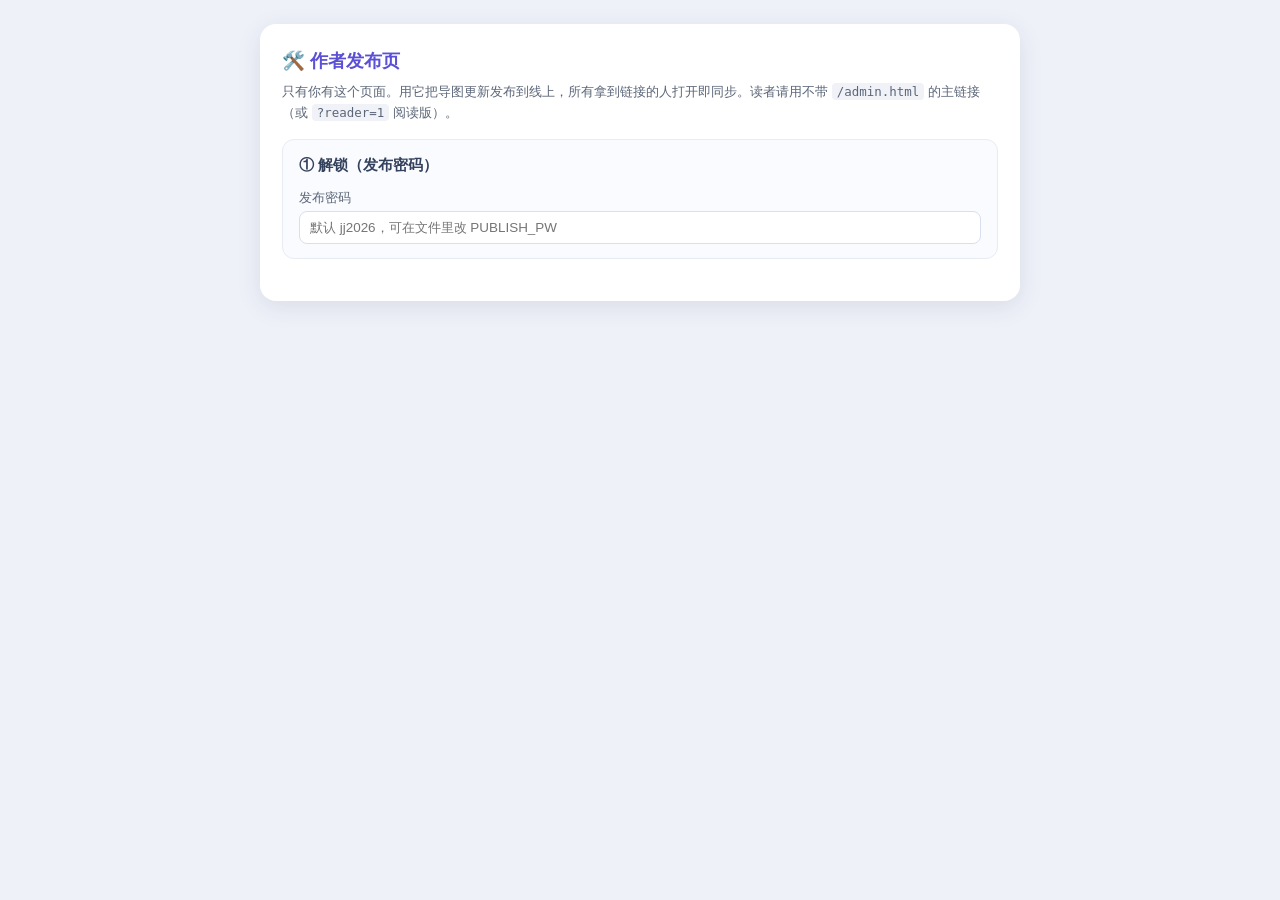
<file: admin.html>
<!DOCTYPE html>
<html lang="zh-CN">
<head>
<meta charset="UTF-8">
<meta name="viewport" content="width=device-width, initial-scale=1.0">
<title>作者发布页 · 思维导图</title>
<style>
  *{margin:0;padding:0;box-sizing:border-box}
  body{font-family:-apple-system,"PingFang SC","Microsoft YaHei",sans-serif;background:#eef1f8;color:#1f2733;
    padding:24px 16px 60px;line-height:1.6;}
  .wrap{max-width:760px;margin:0 auto;background:#fff;border-radius:16px;box-shadow:0 6px 24px rgba(35,52,90,.1);
    padding:22px 22px 28px;}
  h1{font-size:1.15rem;font-weight:800;color:#5b4fd6;}
  .sub{color:#5b6678;font-size:.82rem;margin:6px 0 16px;}
  .sec{border:1px solid #e7ebf4;border-radius:12px;padding:14px 16px;margin:14px 0;background:#fafbfe;}
  .sec h2{font-size:.92rem;color:#33415c;margin-bottom:10px;}
  label{font-size:.8rem;color:#5b6678;display:block;margin:8px 0 3px;}
  input[type=file],input[type=text],input[type=password],textarea{width:100%;font-size:.84rem;padding:8px 10px;border:1px solid #d8dfee;
    border-radius:8px;font-family:inherit;background:#fff;color:#1f2733;}
  textarea{height:130px;resize:vertical;font-family:ui-monospace,Menlo,Consolas,monospace;font-size:.74rem;}
  .btn{background:#5b4fd6;color:#fff;border:none;padding:9px 16px;border-radius:9px;font-size:.84rem;font-weight:700;
    cursor:pointer;margin:8px 8px 0 0;transition:.15s;}
  .btn:hover{background:#4a3fc0;}
  .btn.ghost{background:#eef1f8;color:#33415c;}
  .btn.ghost:hover{background:#e2e7f4;}
  .stat{font-size:.84rem;color:#1f9d6b;font-weight:700;margin-top:8px;}
  .err{color:#ef4b5e;font-size:.82rem;margin-top:8px;}
  .ok{color:#1f9d6b;font-size:.82rem;margin-top:8px;}
  .note{font-size:.76rem;color:#7a869c;margin-top:8px;line-height:1.7;}
  details{margin-top:6px;}
  summary{cursor:pointer;font-size:.82rem;color:#3a6fd6;font-weight:600;}
  .hidden{display:none;}
  code{background:#f0f2f8;padding:1px 5px;border-radius:4px;font-size:.78rem;}
</style>
</head>
<body>
<div class="wrap">
  <h1>🛠️ 作者发布页</h1>
  <div class="sub">只有你有这个页面。用它把导图更新发布到线上，所有拿到链接的人打开即同步。读者请用不带 <code>/admin.html</code> 的主链接（或 <code>?reader=1</code> 阅读版）。</div>

  <div class="sec">
    <h2>① 解锁（发布密码）</h2>
    <label>发布密码</label>
    <input type="password" id="pw" placeholder="默认 jj2026，可在文件里改 PUBLISH_PW">
    <div id="pwErr" class="err hidden">密码错误</div>
  </div>

  <div id="main" class="hidden">
    <div class="sec">
      <h2>② 选择导图 JSON</h2>
      <label>从主程序「导出 JSON」得到的文件</label>
      <input type="file" id="file" accept=".json">
      <div id="stat" class="stat"></div>
    </div>

    <div class="sec">
      <h2>③ 生成发布包（自动 rev+1）</h2>
      <button class="btn" onclick="buildData()">生成 data.js + version.js</button>
      <div class="note">生成后版本号自动 +1。把下面<strong>两个文件上传到同一目录</strong>（七牛空间根目录），全员打开即见新版本，且同步按钮会闪烁提醒。</div>
      <label>data.js（内容数据）</label>
      <textarea id="out" placeholder="生成后这里出现 data.js 内容" readonly></textarea>
      <div style="margin:6px 0">
        <button class="btn ghost" onclick="copyOut()">📋 复制 data.js</button>
        <button class="btn ghost" onclick="downloadOut()">⬇ 下载 data.js</button>
      </div>
      <label>version.js（版本号，仅一行）</label>
      <textarea id="outV" placeholder="生成后这里出现 version.js 内容" readonly style="height:54px"></textarea>
      <div style="margin:6px 0">
        <button class="btn ghost" onclick="copyOutV()">📋 复制 version.js</button>
        <button class="btn ghost" onclick="downloadOutV()">⬇ 下载 version.js</button>
      </div>
    </div>

    <div class="sec">
      <h2>④ 发布到线上（七牛云）</h2>
      <div class="note">把上面生成的 <code>data.js</code> 和 <code>version.js</code> 两个文件上传到七牛空间<strong>同一目录</strong>（建议根目录）即可。两种上传方式：</div>
      <details open>
        <summary>A. 控制台拖拽（零门槛，推荐首次用）</summary>
        <div style="margin-top:10px" class="note">
          1. 登录七牛云控制台 → 对象存储 → 你的空间（需设为<strong>公开</strong>）<br>
          2. 点「上传文件」，把 <code>data.js</code> 和 <code>version.js</code> 一起拖进去（同名覆盖）<br>
          3. 确认 index.html 也已在该空间可访问（见「手机访问地址」里的七牛链接）<br>
          4. 完成！所有打开你链接的人，1 分钟内同步按钮自动闪烁提醒更新。
        </div>
      </details>
      <details>
        <summary>B. qshell 命令行（配置一次，以后一行命令）</summary>
        <div style="margin-top:10px" class="note">
          1. 下载 qshell，配置 <code>~/.qshell/account.json</code>（填 AccessKey / SecretKey）<br>
          2. 把下面的命令存成 <code>publish.sh</code>，每次发布后运行：<br>
          <code>qshell fput 你的空间名 data.js data.js</code><br>
          <code>qshell fput 你的空间名 version.js version.js</code><br>
          3. 首次需把 index.html 也上传一次，之后只更新 data.js / version.js 即可。
        </div>
      </details>
    </div>
  </div>
</div>

<script>
const PUBLISH_PW = 'jj2026';   // ← 作者在这里改自己的密码
document.getElementById('pw').addEventListener('input', e=>{
  const v=e.target.value;
  if(v===PUBLISH_PW){ document.getElementById('main').classList.remove('hidden'); document.getElementById('pwErr').classList.add('hidden'); }
  else if(v.length>=4){ document.getElementById('pwErr').classList.remove('hidden'); }
});
function makeRoot(){ return { id:'a0', text:'中级经济师（人力）备考思维导图', isBook:true, rev:0, children:[] }; }
let _jsonText='';
document.getElementById('file').addEventListener('change', e=>{
  const f=e.target.files[0]; if(!f) return;
  const r=new FileReader();
  r.onload=()=>{
    try{
      const d=JSON.parse(r.result); _jsonText=r.result;
      let root = d.isBook ? d : (()=>{ const rt=makeRoot(); rt.children.push(d); return rt; })();
      let nodes=0, cards=0;
      (function walk(n){ nodes++; const t=(n.detail||'').replace(/<[^>]*>/g,'').trim(); if(t) cards++;
        (n.children||[]).forEach(walk); })(root);
      const ch = root.children ? root.children.length : 0;
      document.getElementById('stat').textContent = `✓ 已载入：章节 ${ch} 个 · 节点 ${nodes} 个 · 可成卡片 ${cards} 张 · 当前 rev ${root.rev||0}`;
    }catch(err){ document.getElementById('stat').textContent='✗ JSON 解析失败'; }
  };
  r.readAsText(f);
});
function buildData(){
  if(!_jsonText){ alert('先选 JSON 文件'); return; }
  const d=JSON.parse(_jsonText);
  let root = d.isBook ? d : (()=>{ const rt=makeRoot(); rt.children.push(d); return rt; })();
  root.rev = (root.rev||0)+1;
  let uid=1; (function walk(n){ n.id='a'+(uid++); (n.children||[]).forEach(walk); })(root);
  const txt = "window.MAP_DATA = "+JSON.stringify(root,null,1)+";\n";
  document.getElementById('out').value = txt;
  document.getElementById('outV').value = "window.MAP_REV = "+root.rev+";\n";
}
function copyOut(){ const t=document.getElementById('out').value; if(!t){alert('先生成');return;}
  navigator.clipboard.writeText(t).then(()=>alert('已复制 data.js 内容')); }
function downloadOut(){ const t=document.getElementById('out').value; if(!t){alert('先生成');return;}
  const b=new Blob([t],{type:'application/javascript'}); const a=document.createElement('a');
  a.href=URL.createObjectURL(b); a.download='data.js'; a.click(); }
function copyOutV(){ const t=document.getElementById('outV').value; if(!t){alert('先生成');return;}
  navigator.clipboard.writeText(t).then(()=>alert('已复制 version.js 内容')); }
function downloadOutV(){ const t=document.getElementById('outV').value; if(!t){alert('先生成');return;}
  const b=new Blob([t],{type:'application/javascript'}); const a=document.createElement('a');
  a.href=URL.createObjectURL(b); a.download='version.js'; a.click(); }
async function pubSupa(){
  const url=document.getElementById('supUrl').value.trim();
  const bucket=document.getElementById('supBucket').value.trim();
  const path=document.getElementById('supPath').value.trim()||'data.js';
  const key=document.getElementById('supKey').value.trim();
  const txt=document.getElementById('out').value;
  if(!url||!bucket||!key){ alert('填完整 Supabase 信息'); return; }
  if(!txt){ alert('先生成 data.js'); return; }
  try{
    const res=await fetch(`${url}/storage/v1/object/${bucket}/${path}`,{
      method:'PUT',
      headers:{'apikey':key,'Authorization':'Bearer '+key,'Content-Type':'application/json','x-upsert':'true'},
      body:txt
    });
    if(res.ok){ alert('✓ 已发布到 Supabase！\n分享链接：主链接?src='+url+'/storage/v1/object/public/'+bucket+'/'+path); }
    else { alert('✗ 发布失败：'+res.status+' '+await res.text()); }
  }catch(e){ alert('✗ 网络错误：'+e.message); }
}
</script>
</body>
</html>
</file>
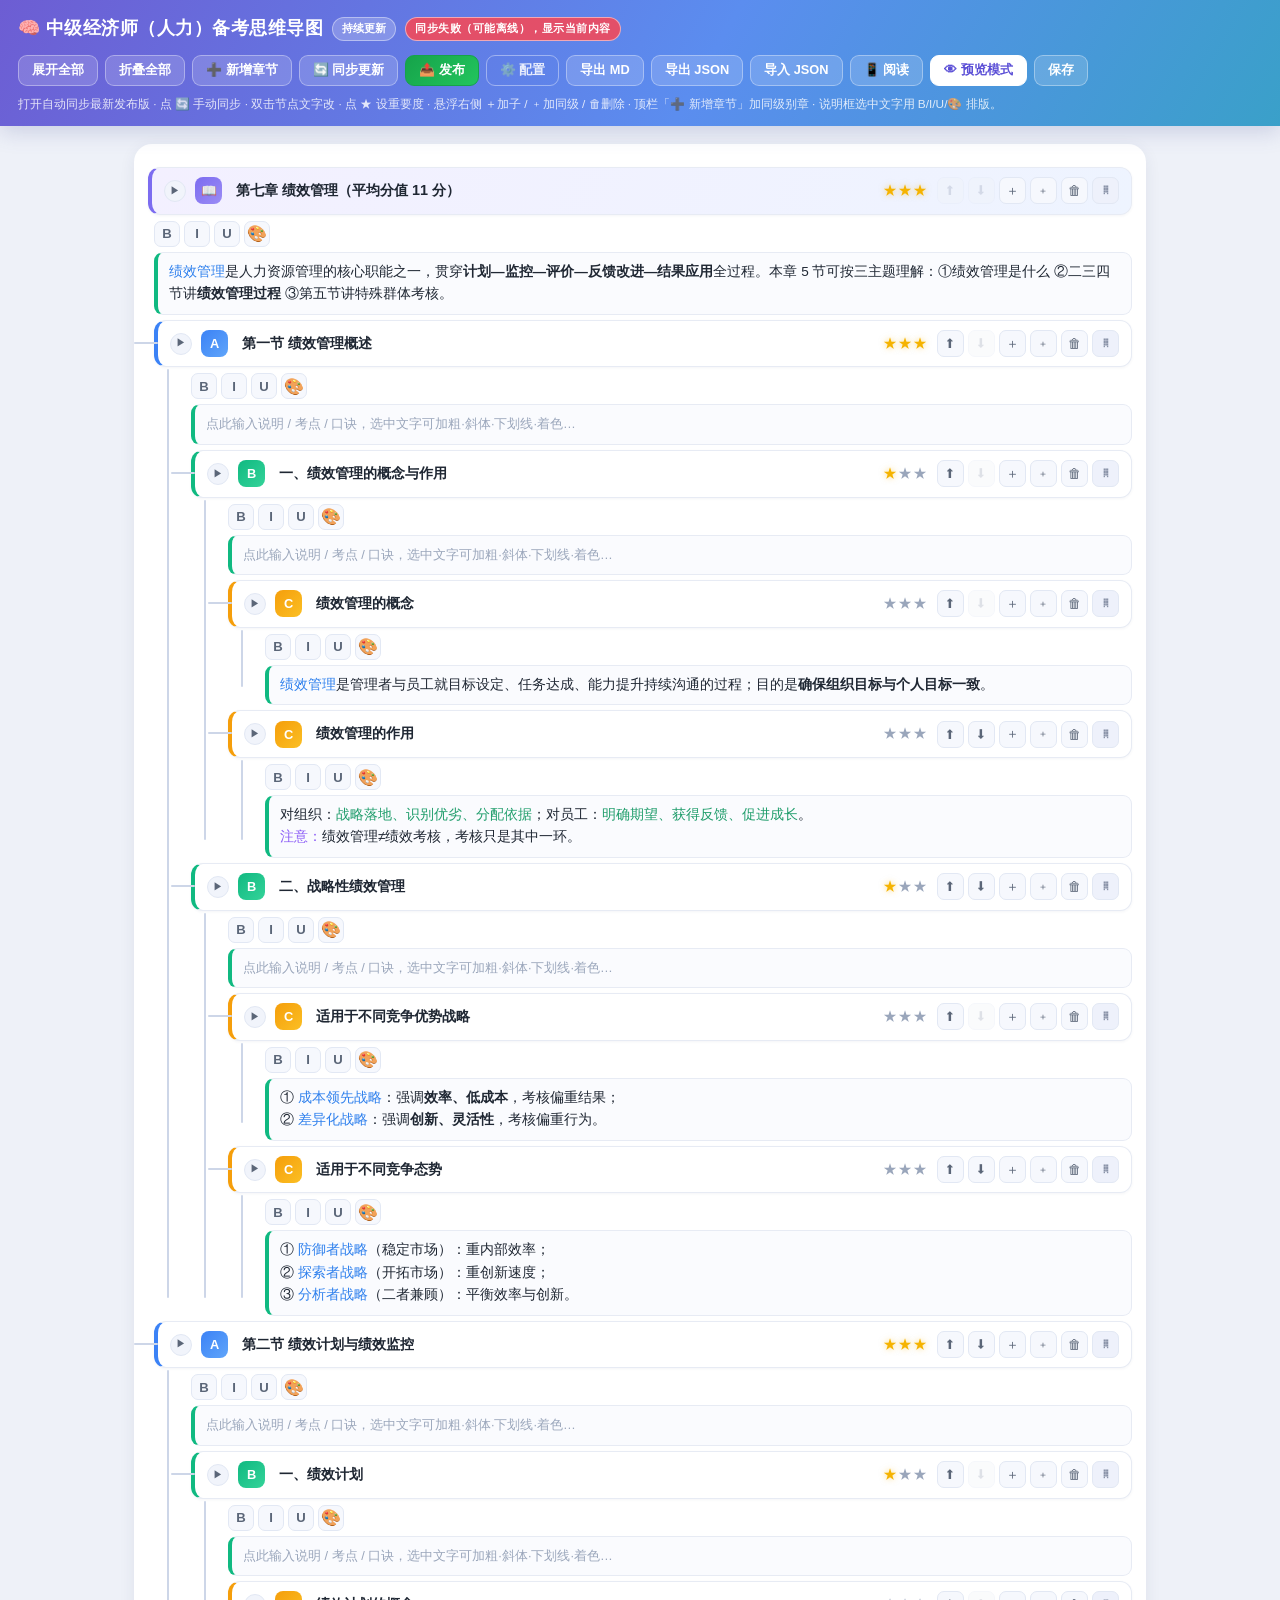
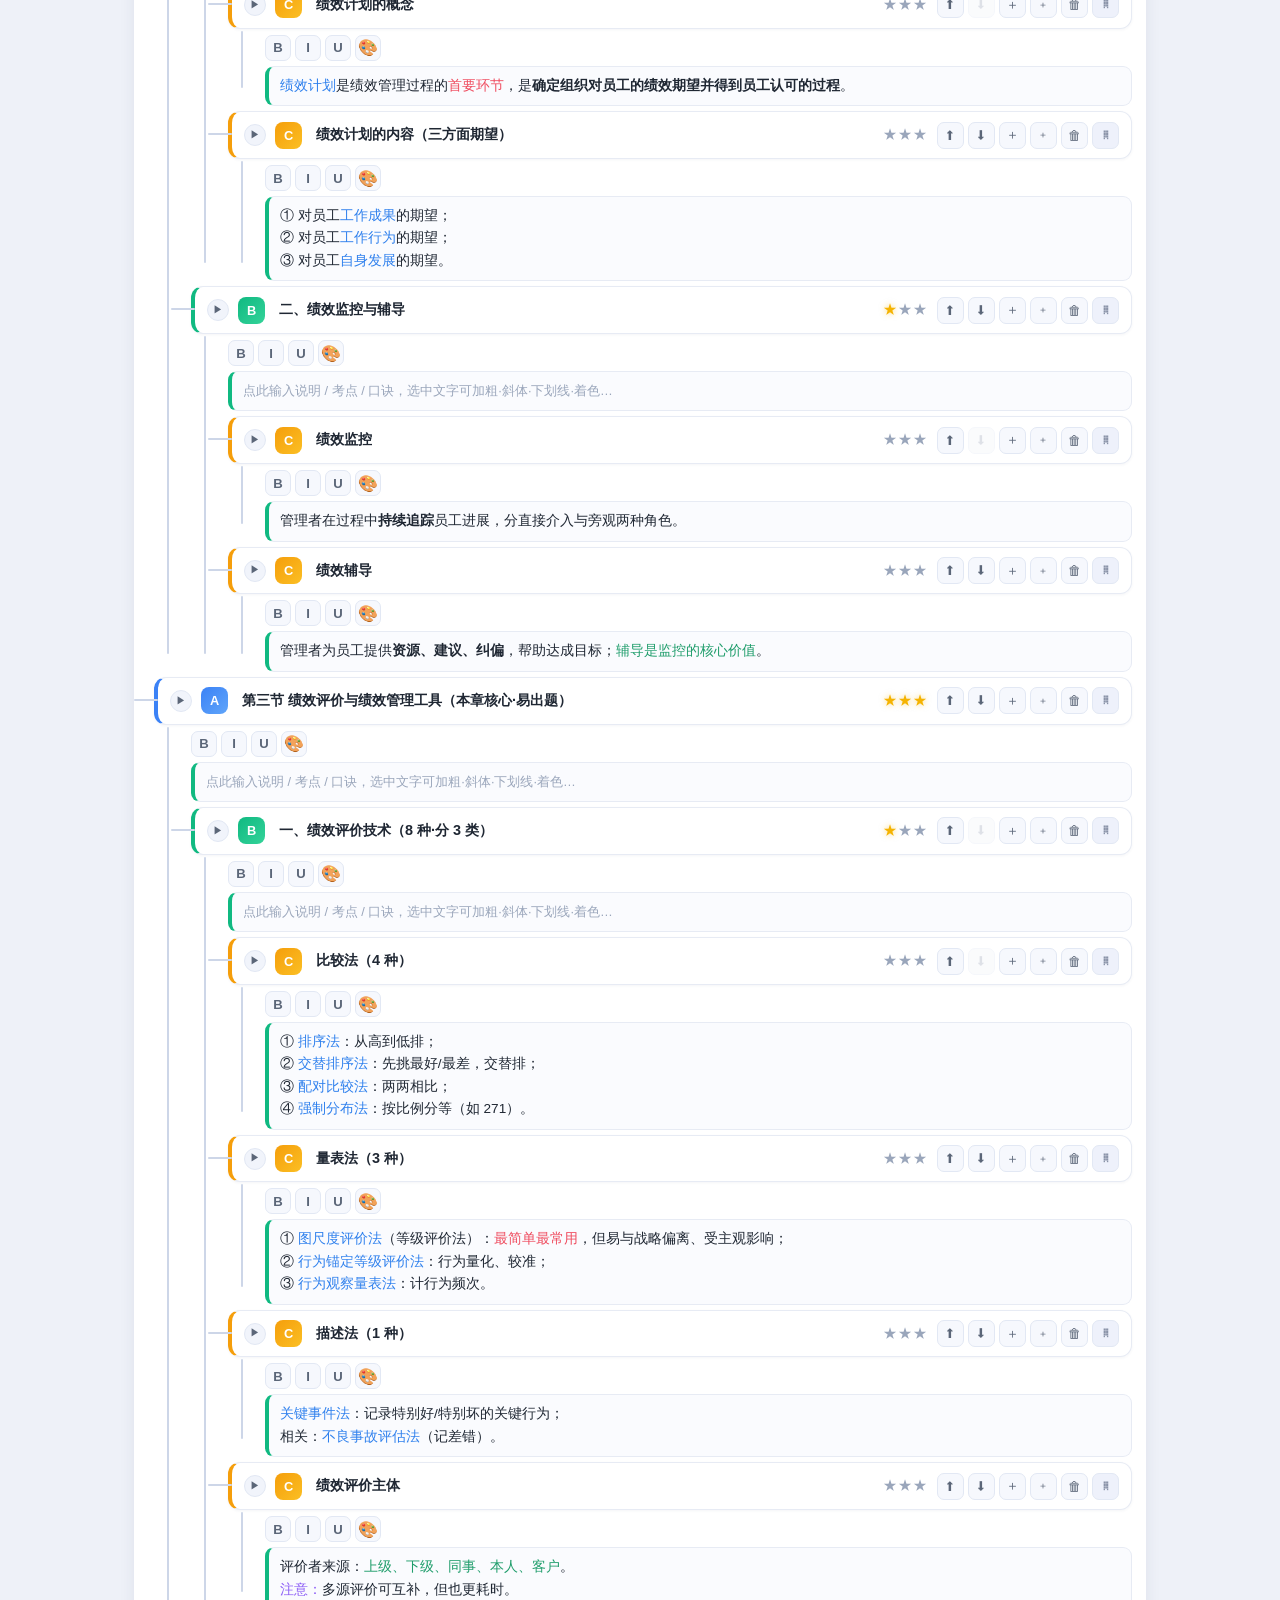
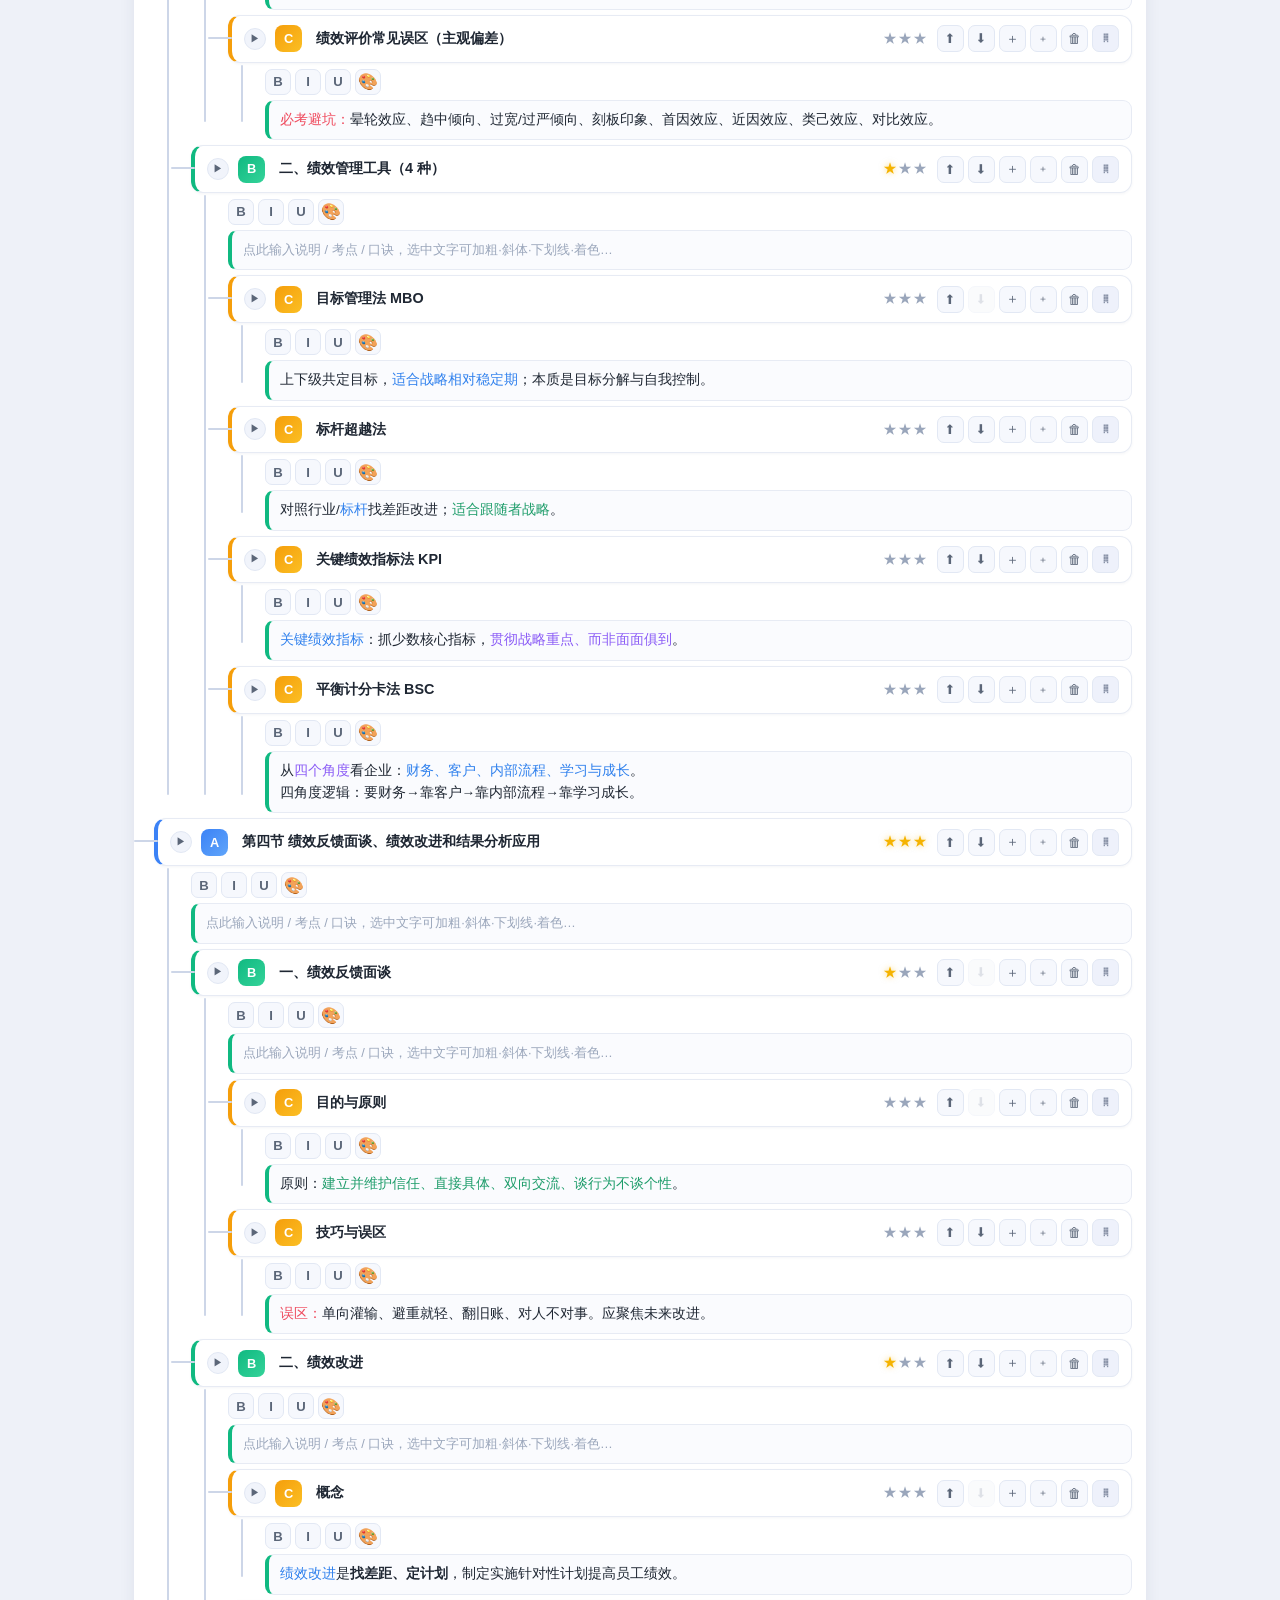
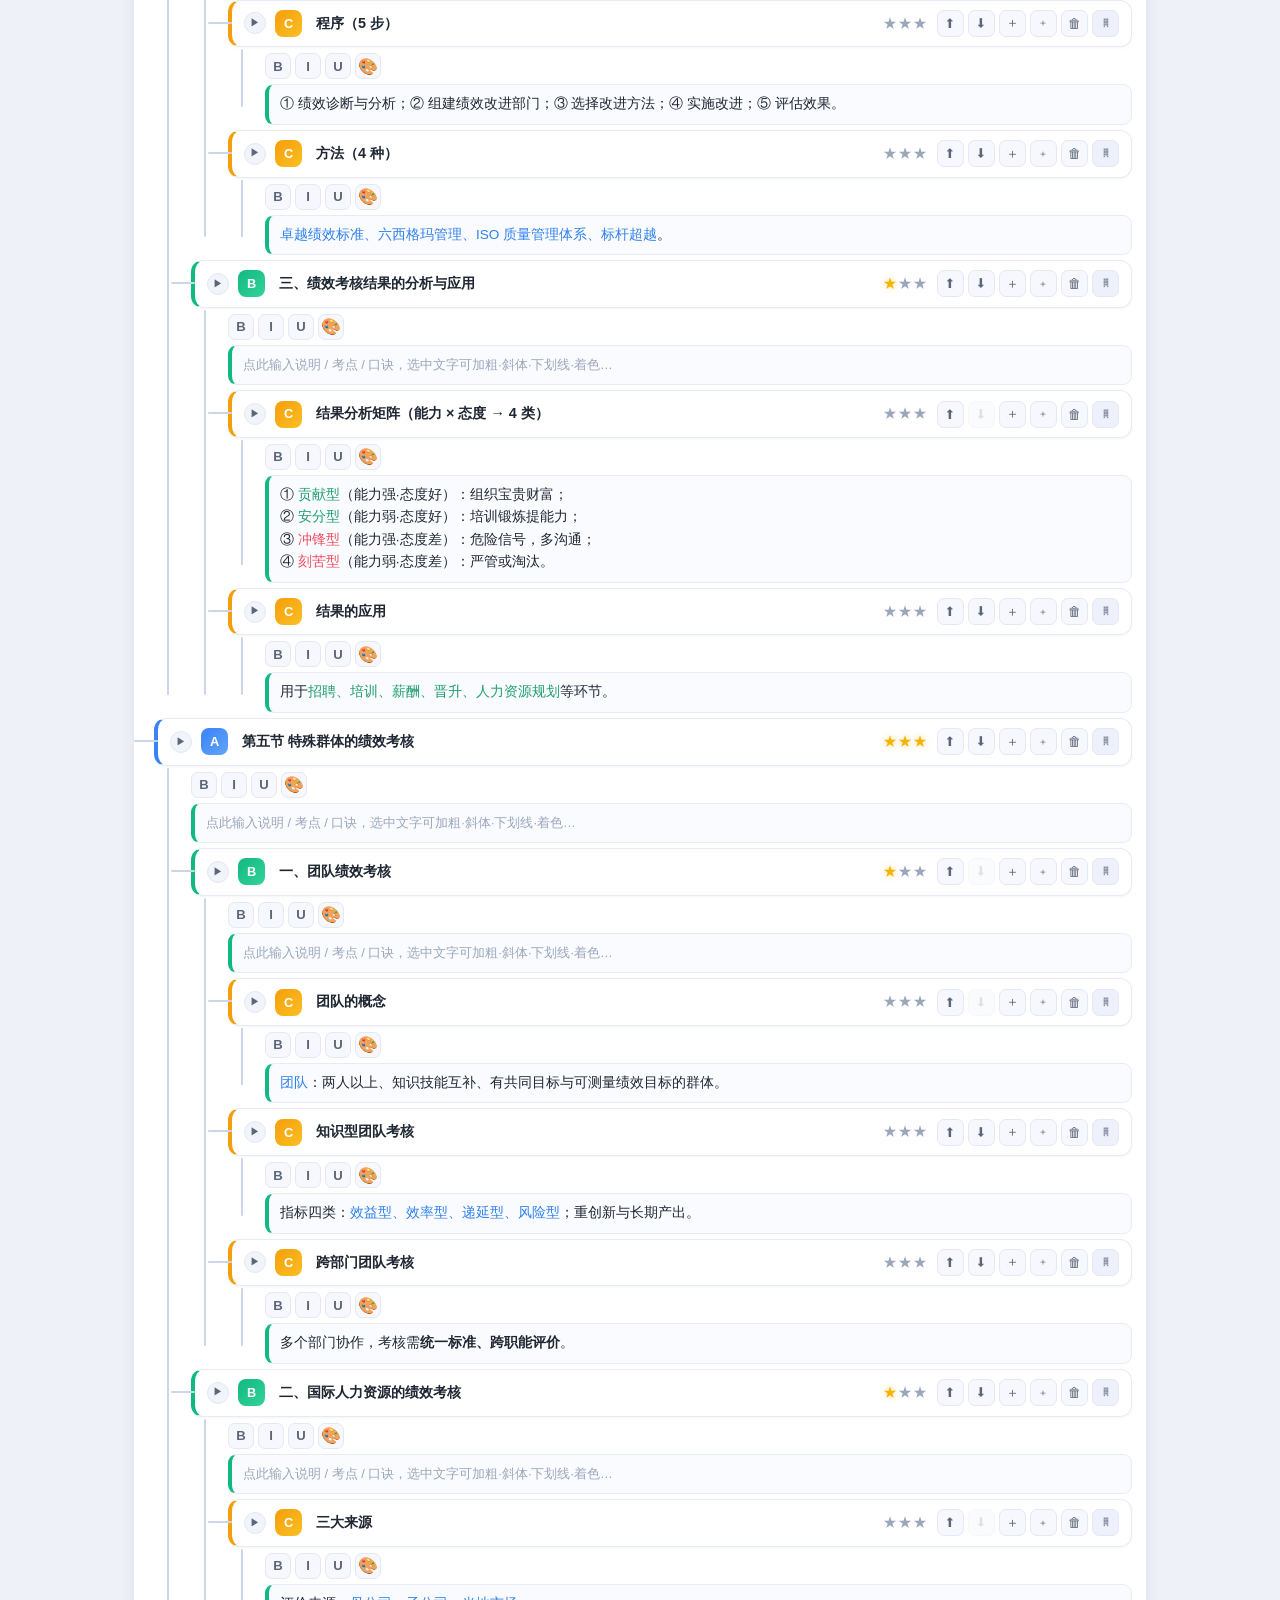
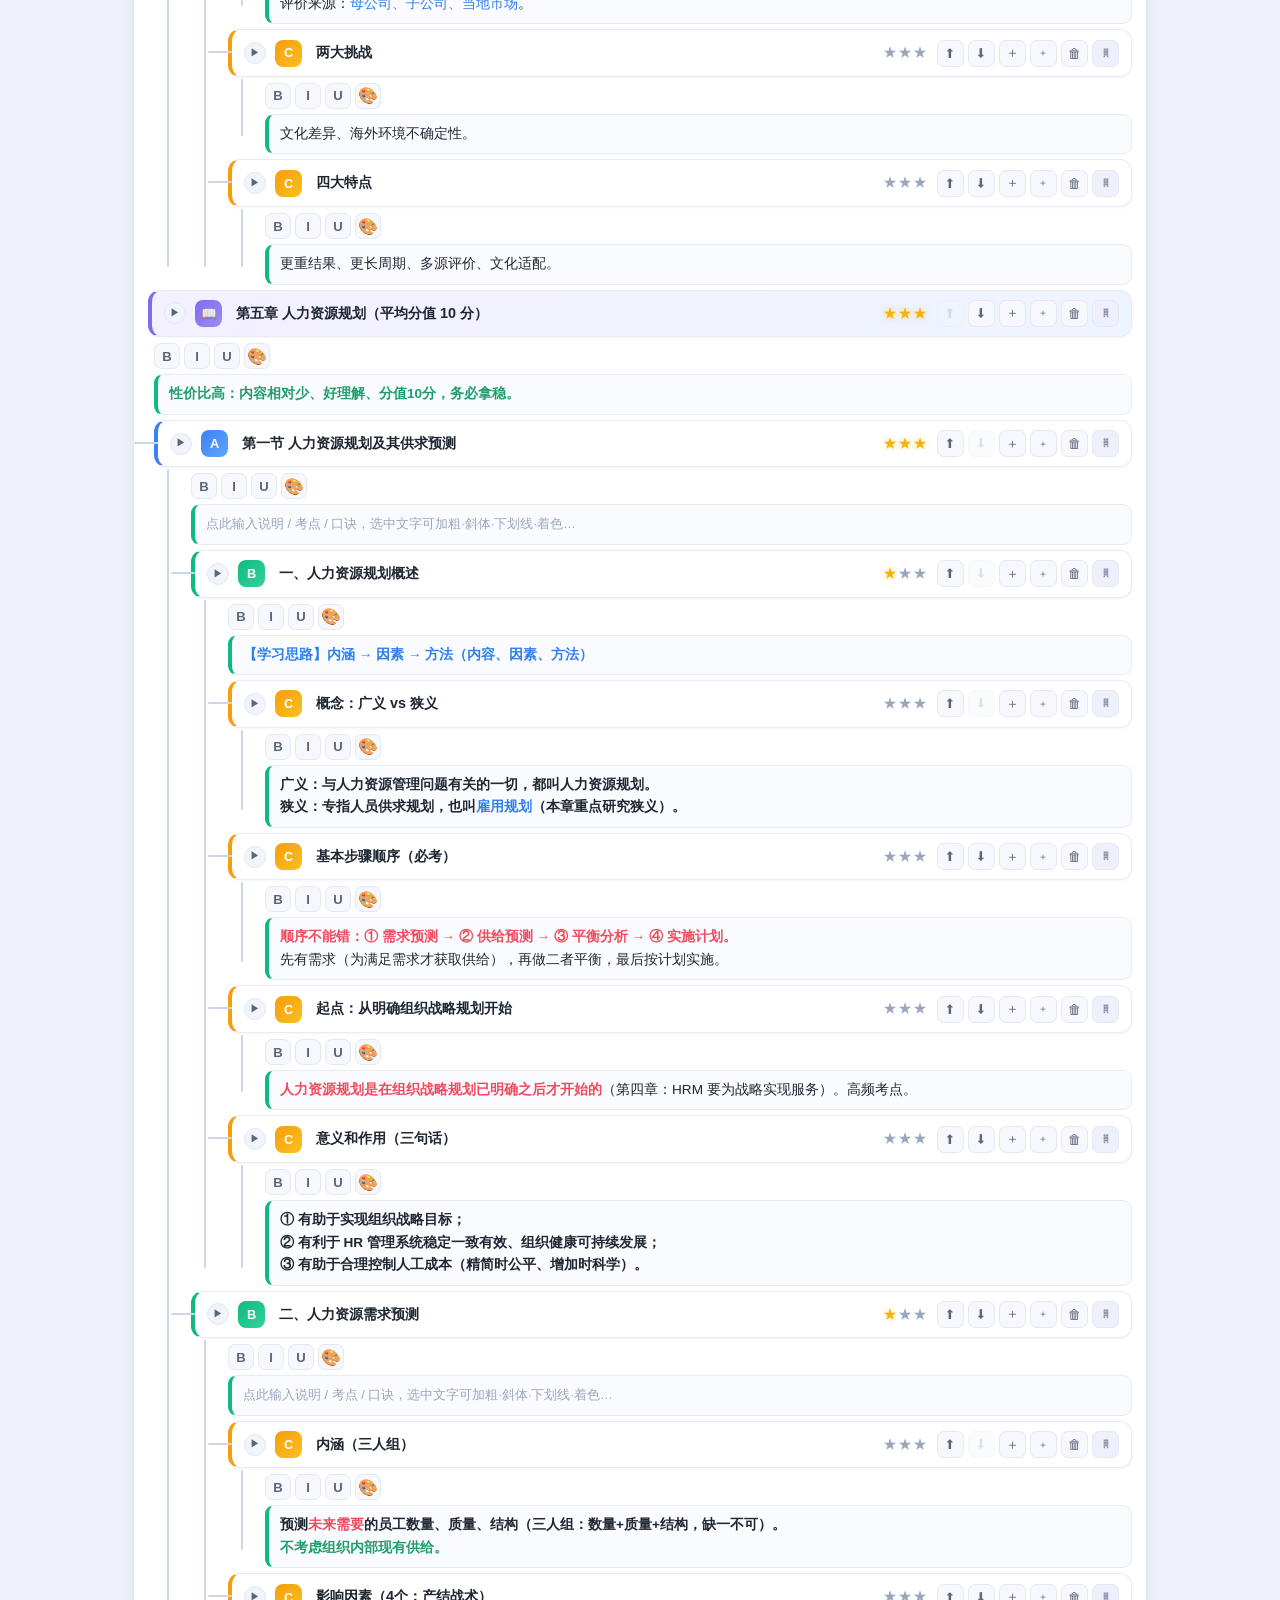
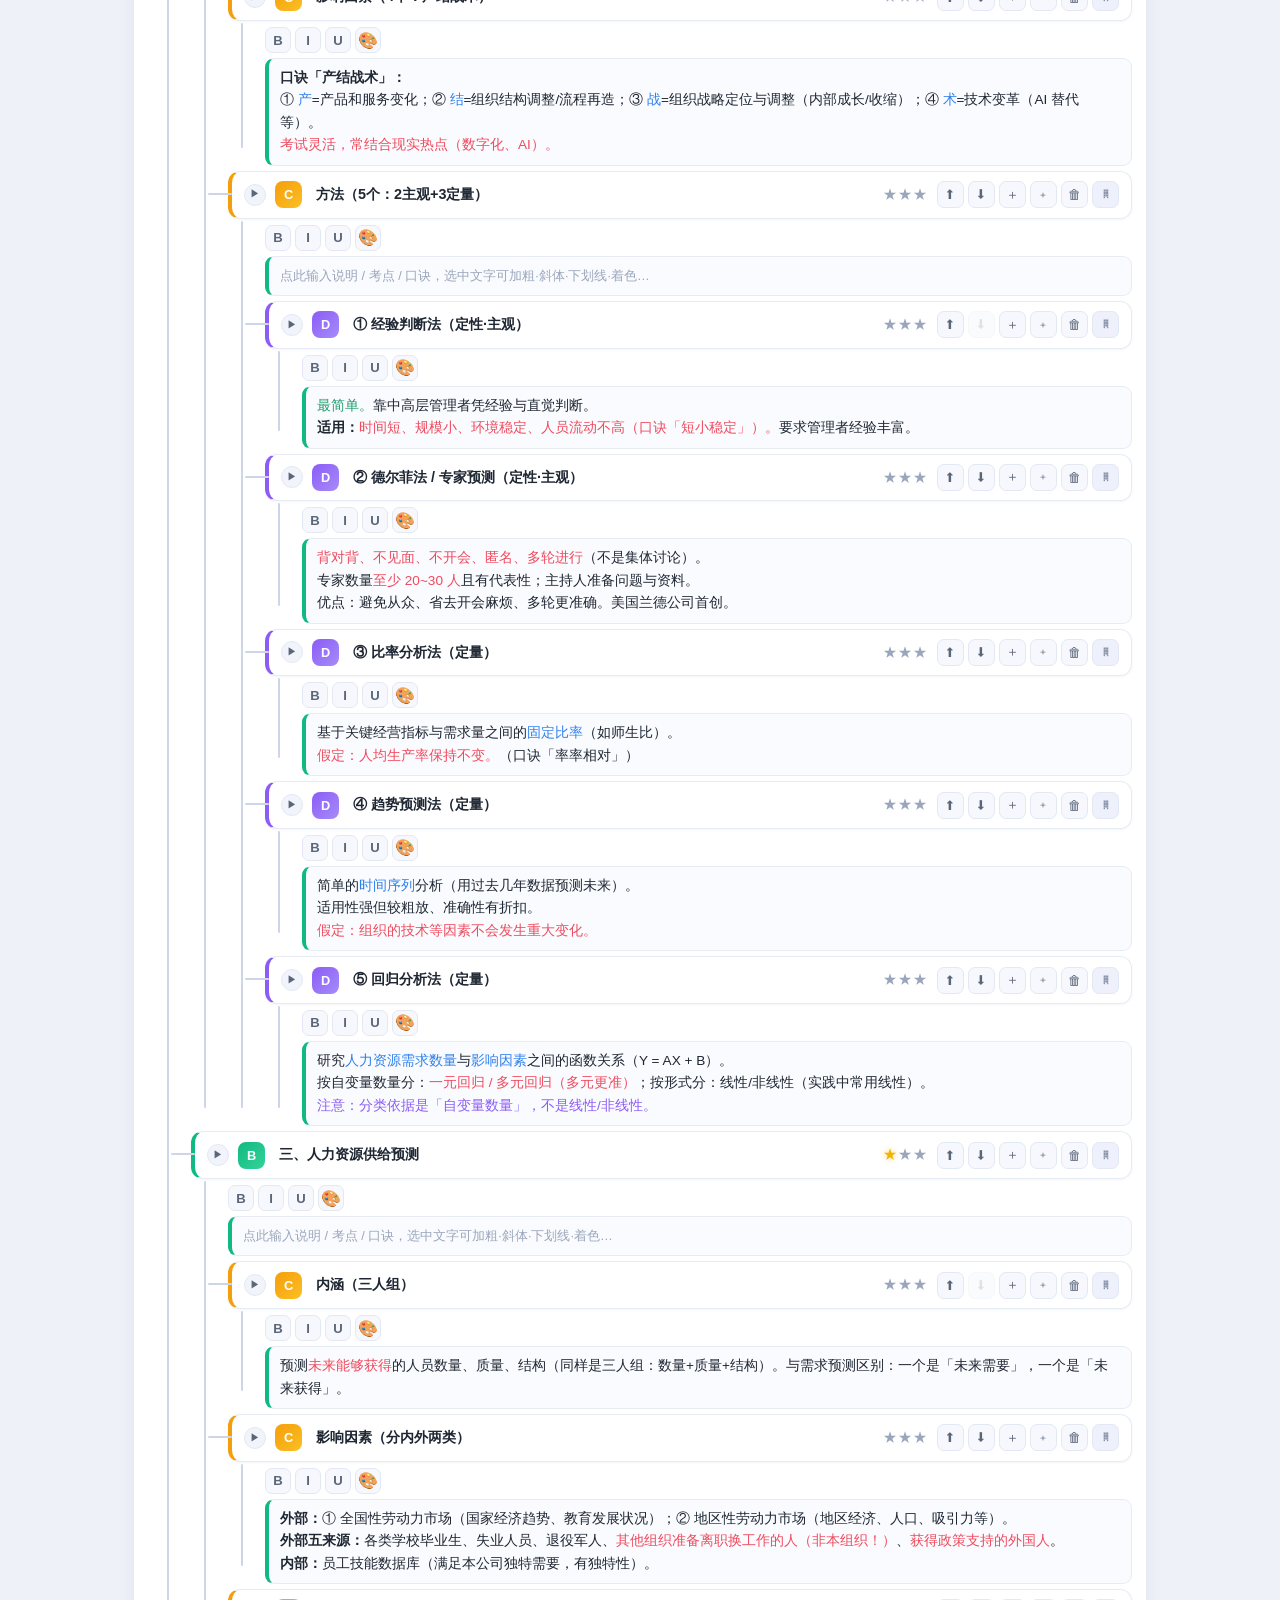
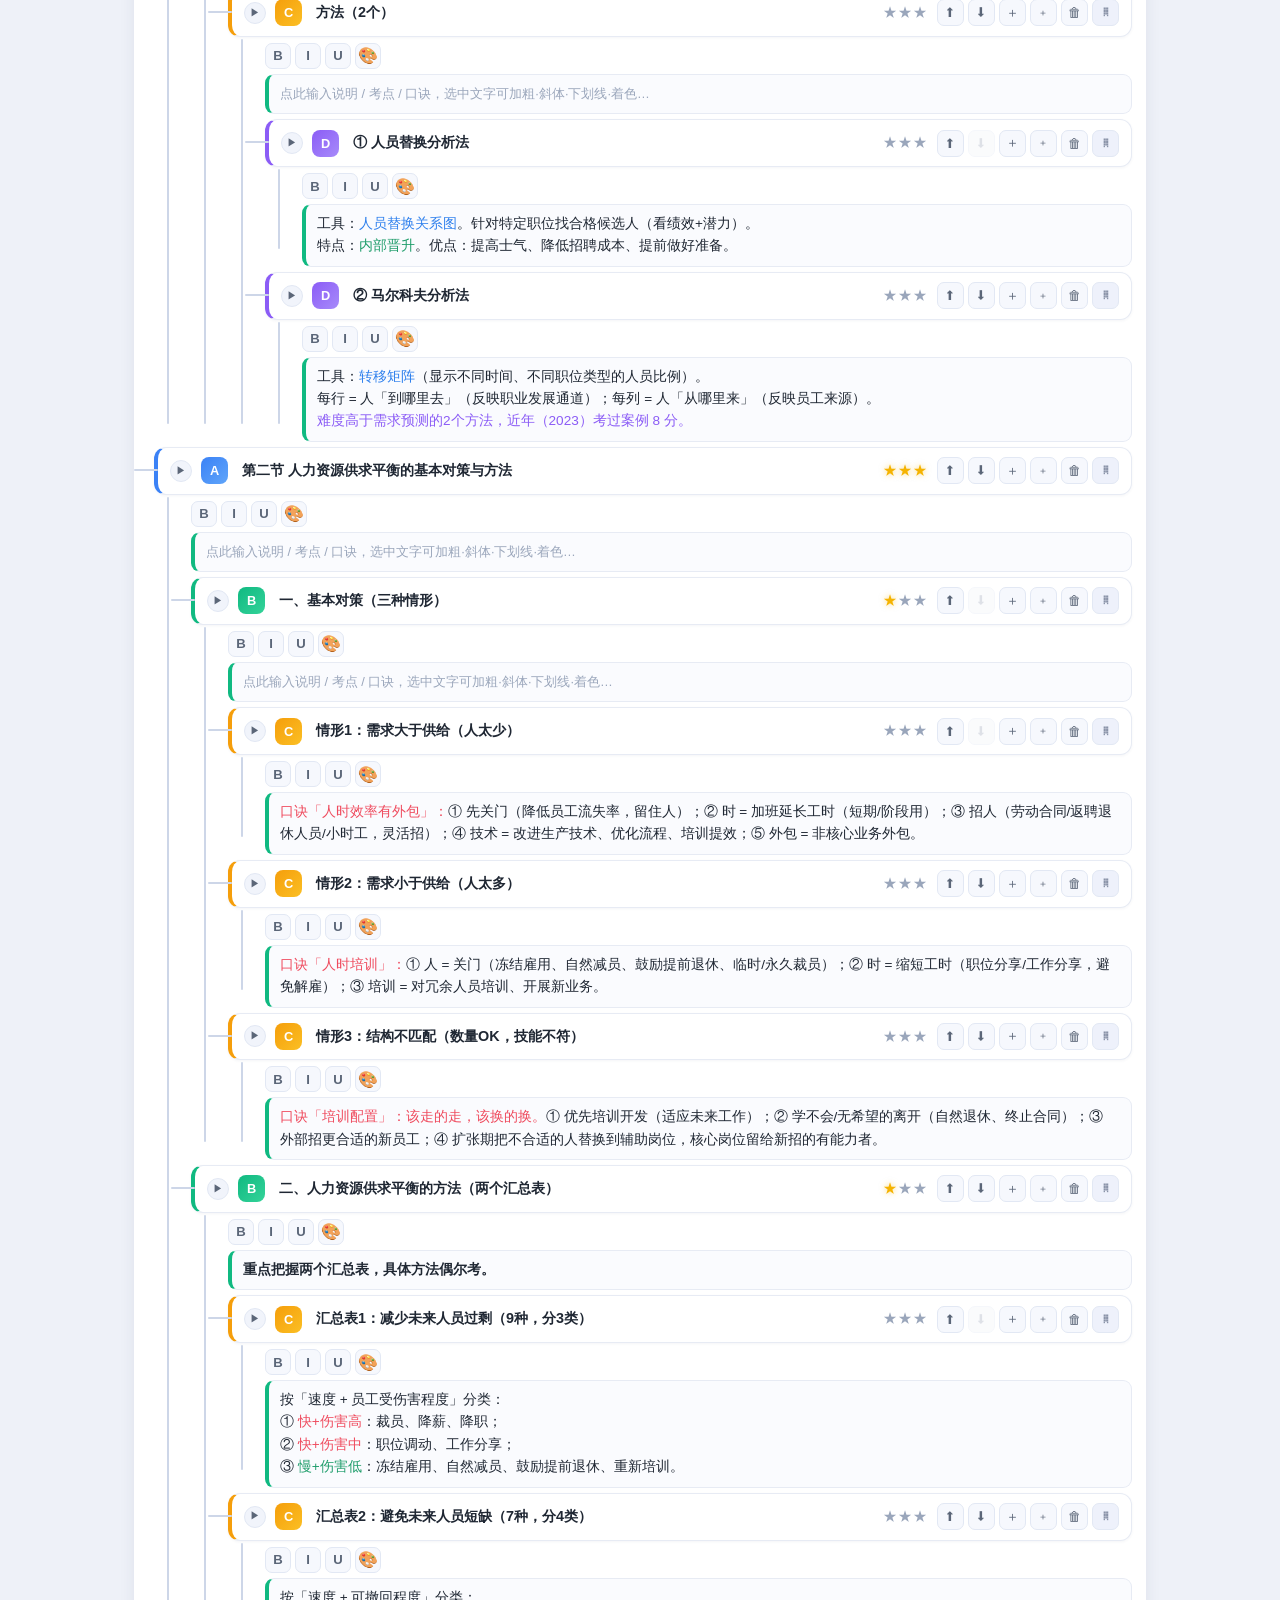
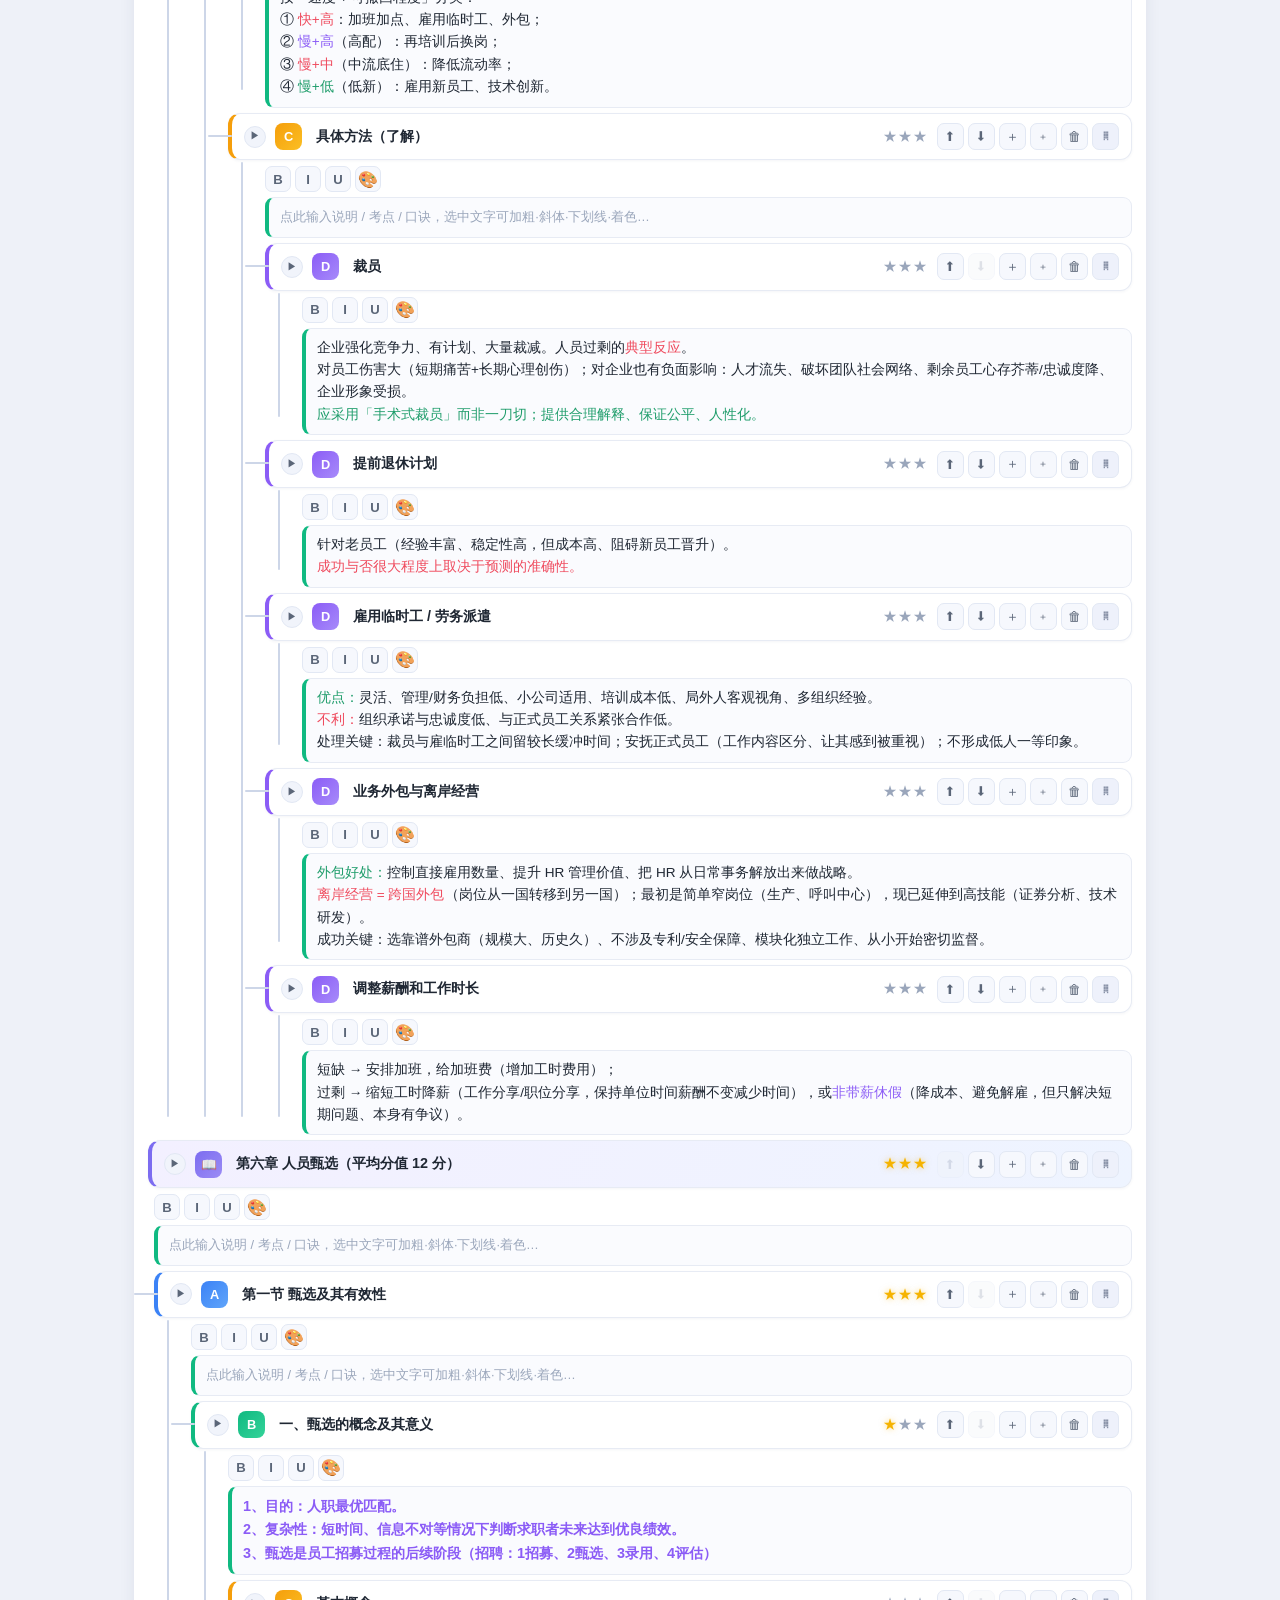
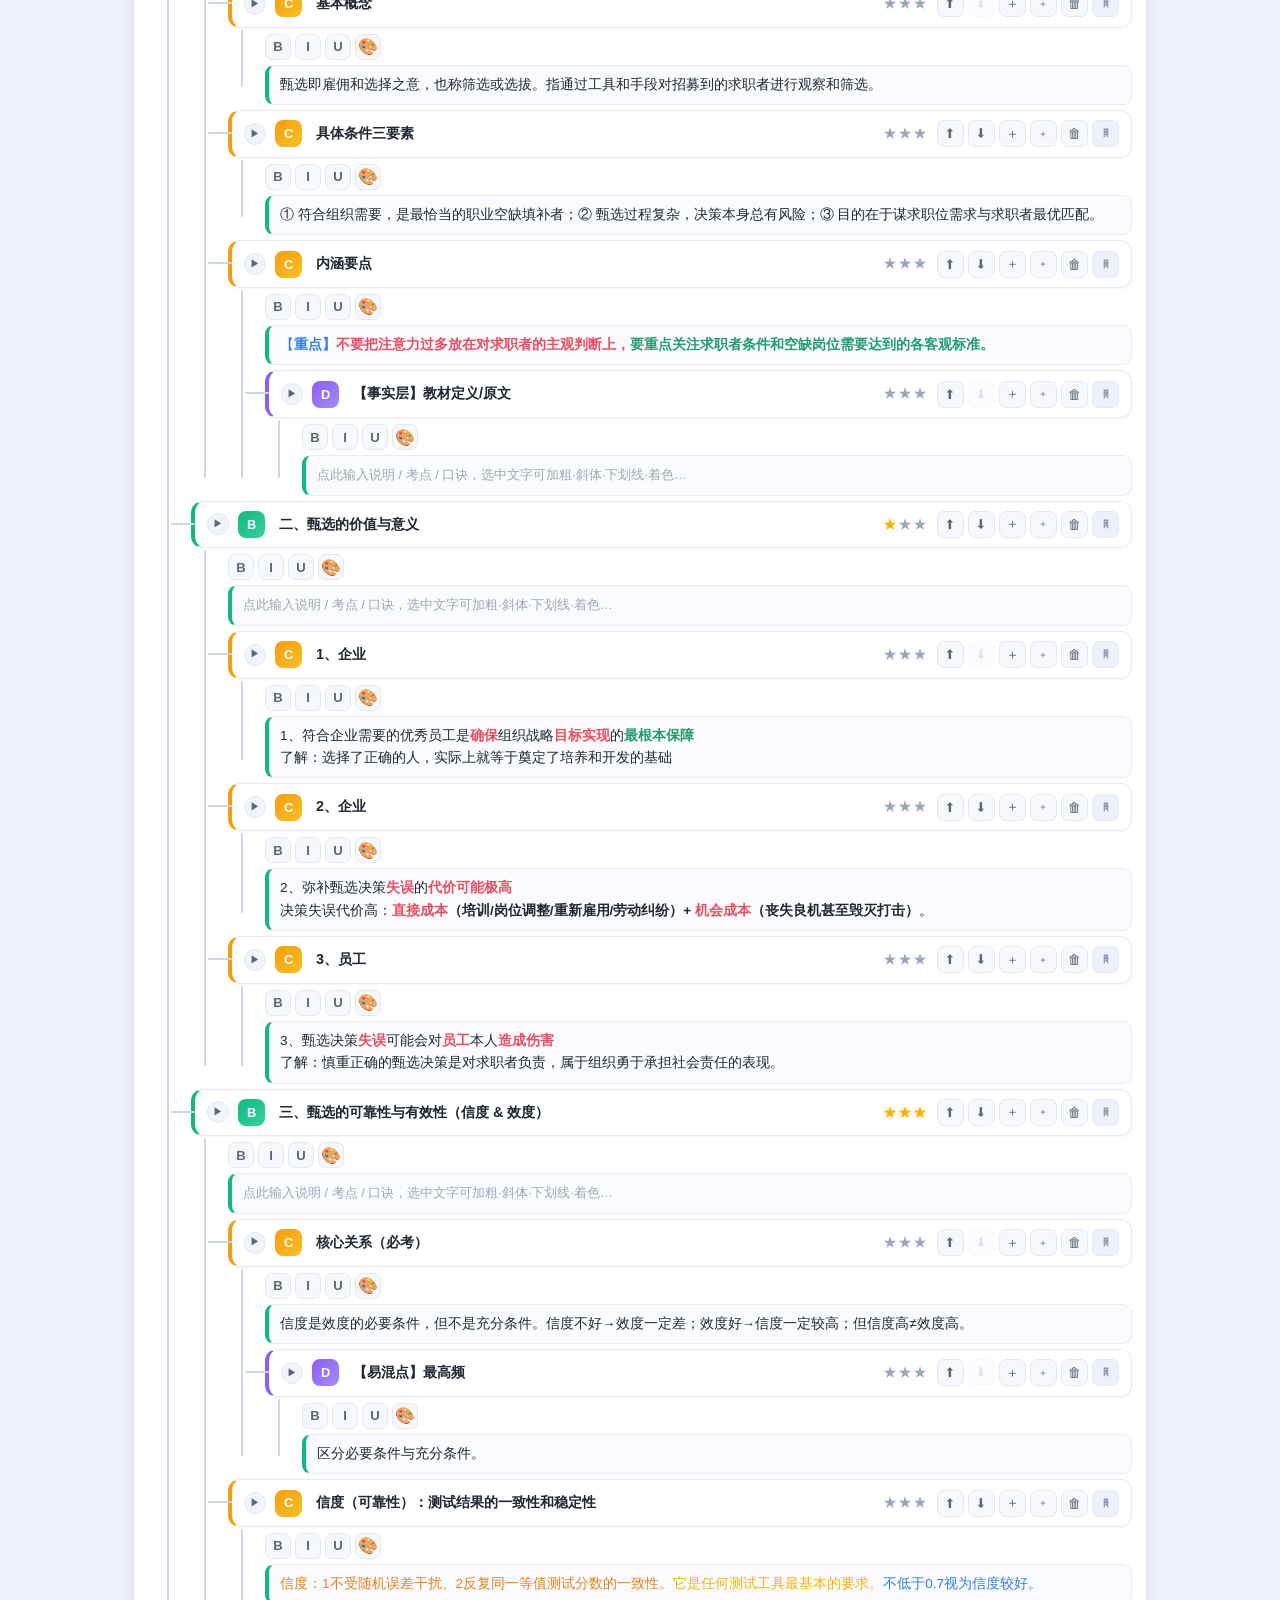
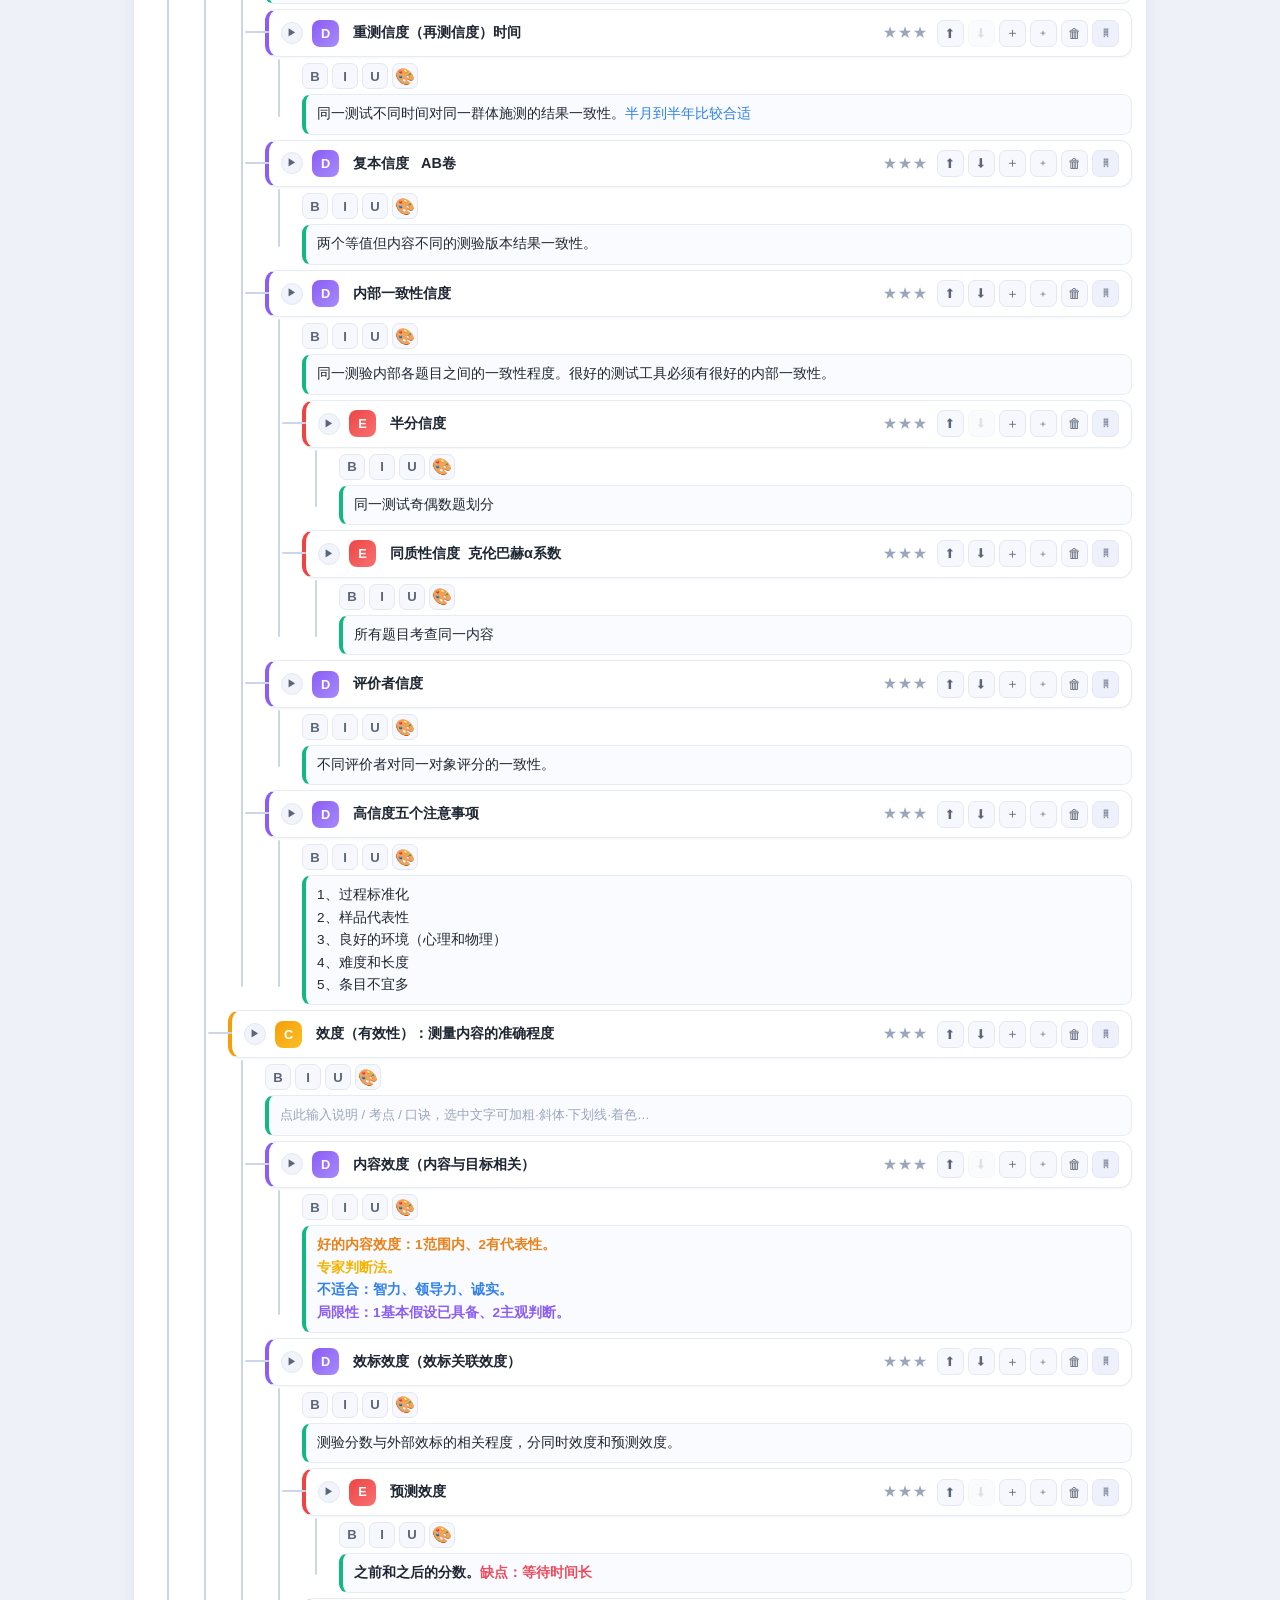
<file: mindmap.html>
<!DOCTYPE html>
<html lang="zh-CN">
<head>
<meta charset="UTF-8">
<meta name="viewport" content="width=device-width, initial-scale=1.0">
<title>中级经济师（人力）备考思维导图 · 可编辑 · 持续更新</title>
<style>
  :root{
    --bg:#eef1f8; --paper:#ffffff; --line:#cdd6e8;
    --ink:#1f2733; --sub:#5b6678; --dim:#9aa6bb;
    --lv0:#7c6cf0; --lv1:#3b82f6; --lv2:#10b981; --lv3:#f59e0b; --lv4:#8b5cf6; --lv5:#ef4444;
    --gold:#f5b301; --fact:#1f9d6b; --tip:#8b5cf6; --warn:#e8821a; --must:#ef4b5e; --key:#2f80ed;
    --shadow:0 4px 16px rgba(35,52,90,.08);
  }
  *{margin:0;padding:0;box-sizing:border-box}
  html,body{background:var(--bg);}
  body{font-family:-apple-system,BlinkMacSystemFont,"PingFang SC","Microsoft YaHei","Noto Sans SC",sans-serif;
    color:var(--ink);line-height:1.65;-webkit-font-smoothing:antialiased;}

  /* ---------- 顶栏 banner ---------- */
  .banner{position:sticky;top:0;z-index:60;
  .bare .banner{display:none;}
  body.bare{background:#fff;}
  .bare .canvas{margin:0;padding:8px 6px;}
  .mm-ph{padding:28px 12px;color:#64748b;font-size:.95rem;text-align:center;}
    background:linear-gradient(120deg,#6d5dd3 0%,#5b8def 55%,#3aa0c9 100%);
    color:#fff;padding:14px 18px 12px;box-shadow:0 6px 20px rgba(80,90,160,.22);}
  .banner h1{font-size:1.12rem;font-weight:800;letter-spacing:.5px;display:flex;align-items:center;gap:9px;flex-wrap:wrap;}
  .banner h1 .badge{background:rgba(255,255,255,.22);border:1px solid rgba(255,255,255,.4);
    font-size:.68rem;padding:2px 9px;border-radius:20px;font-weight:600;letter-spacing:0;}
  .ver{font-size:.68rem;padding:2px 9px;border-radius:20px;font-weight:700;background:rgba(255,255,255,.18);
    border:1px solid rgba(255,255,255,.35);}
  .ver.ok{background:rgba(31,157,107,.9);border-color:rgba(255,255,255,.5);}
  .ver.bad{background:rgba(239,75,94,.92);border-color:rgba(255,255,255,.5);}
  .toolbar{display:flex;flex-wrap:wrap;gap:7px;margin-top:11px;}
  .btn{background:rgba(255,255,255,.16);border:1px solid rgba(255,255,255,.35);color:#fff;
    padding:6px 13px;border-radius:9px;font-size:.8rem;cursor:pointer;transition:.16s;white-space:nowrap;font-weight:600;}
  .btn:hover{background:rgba(255,255,255,.3);transform:translateY(-1px);}
  .btn.primary{background:#fff;color:#5b4fd6;border-color:#fff;}
  .btn.primary:hover{background:#fff;box-shadow:0 4px 12px rgba(0,0,0,.15);}
  .btn.publish{background:linear-gradient(135deg,#16a34a,#22c55e);border-color:#16a34a;color:#fff;font-weight:700;}
  .btn.publish:hover{background:linear-gradient(135deg,#15803d,#16a34a);transform:translateY(-1px);box-shadow:0 6px 18px rgba(34,197,94,.4);}
  .btn.ghost{background:transparent;border-color:rgba(255,255,255,.4);color:rgba(255,255,255,.85);}
  .hint{font-size:.74rem;color:rgba(255,255,255,.82);margin-top:9px;}

  /* ---------- 画布 ---------- */
  .canvas{max-width:1040px;margin:18px auto 60px;padding:0 14px;}
  .tree{background:var(--paper);border-radius:18px;box-shadow:var(--shadow);padding:18px 14px 22px;}

  /* ---------- 节点 ---------- */
  .node{position:relative;margin:5px 0;}
  .node-head{position:relative;display:flex;align-items:center;gap:9px;
    background:var(--paper);border:1px solid #e7ebf4;border-left:4px solid var(--c,#aaa);
    border-radius:12px;padding:9px 12px;box-shadow:0 1px 3px rgba(35,52,90,.05);transition:.16s;}
  .node-head:hover{box-shadow:var(--shadow);transform:translateX(2px);border-color:#d6deee;}
  .node.lv0 > .node-head{background:linear-gradient(120deg,#f3f0ff,#eef4ff);
    border-left:4px solid var(--lv0);font-size:1.02rem;}
  .node.lv1 > .node-head{border-left-color:var(--lv1);}
  .node.lv2 > .node-head{border-left-color:var(--lv2);}
  .node.lv3 > .node-head{border-left-color:var(--lv3);}
  .node.lv4 > .node-head{border-left-color:var(--lv4);}
  .node.lv5 > .node-head{border-left-color:var(--lv5);}

  .caret{width:22px;height:22px;border-radius:50%;flex-srink:0;display:flex;align-items:center;justify-content:center;
    font-size:.62rem;color:var(--sub);background:#f1f4fb;border:1px solid #e2e8f4;cursor:pointer;transition:.2s;}
  .node.collapsed > .node-head .caret{transform:rotate(-90deg);}

  .icon{width:27px;height:27px;border-radius:8px;flex-shrink:0;display:flex;align-items:center;justify-content:center;
    font-size:.8rem;font-weight:800;color:#fff;background:var(--c,#aaa);}
  .node.lv0 .icon{background:linear-gradient(135deg,var(--lv0),#9b8cf5);}
  .node.lv1 .icon{background:linear-gradient(135deg,var(--lv1),#60a5fa);}
  .node.lv2 .icon{background:linear-gradient(135deg,var(--lv2),#34d399);}
  .node.lv3 .icon{background:linear-gradient(135deg,var(--lv3),#fbbf24);}
  .node.lv4 .icon{background:linear-gradient(135deg,var(--lv4),#a78bfa);}
  .node.lv5 .icon{background:linear-gradient(135deg,var(--lv5),#f87171);}

  .title{flex:1;min-width:0;font-weight:700;font-size:.9rem;outline:none;border-radius:6px;padding:2px 5px;cursor:text;word-break:break-word;}
  .title:focus{background:#eef4ff;box-shadow:0 0 0 2px #5b8def;}

  .stars{font-size:.86rem;cursor:pointer;user-select:none;flex-shrink:0;letter-spacing:1px;line-height:1;}
  .stars .s{color:var(--dim);transition:.12s;}
  .stars .s.on{color:var(--gold);text-shadow:0 0 6px rgba(245,179,1,.5);}

  .acts{display:flex;gap:4px;flex-shrink:0;}
  .mini{width:27px;height:27px;border-radius:7px;border:1px solid #e2e8f4;background:#f6f8fd;color:var(--sub);
    cursor:pointer;font-size:.82rem;display:flex;align-items:center;justify-content:center;transition:.15s;}
  .mini:hover{background:#eef4ff;border-color:#5b8def;color:#3a6fd6;}
  .mini:disabled{opacity:.32;cursor:not-allowed;background:#f1f3f8;border-color:#e2e8f4;color:#9aa3b5;}
  .mini:disabled:hover{background:#f1f3f8;border-color:#e2e8f4;color:#9aa3b5;}
  .mini.drag{cursor:grab;font-weight:700;color:#8a93a8;background:#eef1fb;}
  .mini.drag:active{cursor:grabbing;}
  .node.dragging{opacity:.45;}
  .node-head.drop-before{box-shadow:inset 0 3px 0 var(--key);}
  .node-head.drop-after{box-shadow:inset 0 -3px 0 var(--key);}
  .node-head.drop-child{box-shadow:inset 3px 0 0 var(--key);}
  .mini.del:hover{background:#fff0f1;border-color:var(--must);color:var(--must);}
  /* 调色盘 */
  .palette{position:fixed;z-index:200;display:flex;gap:6px;background:#fff;padding:8px 9px;border-radius:12px;
    box-shadow:0 8px 28px rgba(35,52,90,.22);border:1px solid #e2e8f4;}
  .swatch{width:24px;height:24px;border-radius:50%;cursor:pointer;border:2px solid #fff;box-shadow:0 0 0 1px #e2e8f4;
    display:flex;align-items:center;justify-content:center;font-size:.72rem;font-weight:800;color:#888;transition:.12s;}
  .swatch:hover{transform:scale(1.18);}

  /* ---------- 缩进树连线 ---------- */
  .node-body{position:relative;padding-left:24px;margin-left:13px;}
  .lv0 > .node-body{padding-left:6px;margin-left:0;}
  .node-body::before{content:'';position:absolute;left:0;top:-4px;bottom:18px;width:2px;background:var(--line);border-radius:2px;}
  .lv0 > .node-body::before{display:none;}
  .node:not(.lv0) > .node-head::before{content:'';position:absolute;left:-24px;top:21px;width:24px;height:2px;background:var(--line);border-radius:2px;}
  .node.collapsed > .node-body{display:none;}

  /* ---------- 说明块（富文本） ---------- */
  .note-wrap{margin:6px 0 2px;}
  .ntbar{display:flex;gap:4px;margin-bottom:5px;flex-wrap:wrap;}
  .ntbtn{width:26px;height:26px;border-radius:7px;border:1px solid #e2e8f4;background:#f6f8fd;color:var(--sub);
    cursor:pointer;font-size:.82rem;display:flex;align-items:center;justify-content:center;transition:.15s;font-weight:800;font-family:inherit;}
  .ntbtn:hover{background:#eef4ff;border-color:#5b8def;color:#3a6fd6;}
  .ntbtn.c{font-size:1rem;}
  .note{width:100%;background:#fafbfe;border:1px solid #e7ebf4;border-left:4px solid var(--lv2);
    border-radius:9px;color:var(--ink);font-size:.85rem;padding:8px 11px;min-height:36px;outline:none;
    font-family:inherit;line-height:1.65;transition:.15s;word-break:break-word;}
  .note:empty:before{content:'点此输入说明 / 考点 / 口诀，选中文字可加粗·斜体·下划线·着色…';color:var(--dim);font-size:.8rem;}
  .note:focus{box-shadow:0 0 0 2px #5b8def;border-color:#5b8def;}
  .addnote{font-size:.76rem;color:var(--dim);cursor:pointer;margin:5px 0 2px;display:inline-block;font-weight:600;}
  .addnote:hover{color:#3a6fd6;}

  /* ---------- 预览模式：隐藏所有编辑控件，只留干净导图 ---------- */
  body.preview .acts,
  body.preview .addnote,
  body.preview .ntbar{display:none !important;}
  body.preview .title{cursor:default;user-select:none;}
  body.preview .stars{pointer-events:none;}
  body.preview .note{cursor:default;user-select:text;}
  body.preview .note:empty,
  body.preview .note-wrap:has(.note:empty){display:none !important;}

  /* ---------- 阅读模式：手机友好的竖向卡片流 ---------- */
  body.reading .banner .toolbar,
  body.reading .banner .hint{display:none;}
  body.reading .banner{padding:12px 16px;box-shadow:0 4px 14px rgba(80,90,160,.18);}
  body.reading .canvas{margin:0;padding:8px 12px 90px;max-width:none;}
  body.reading .tree{box-shadow:none;background:transparent;border-radius:0;padding:0;}
  body.reading .node{margin:10px 0;}
  body.reading .node-head{box-shadow:0 1px 4px rgba(35,52,90,.06);border:1px solid #eef1f7;
    background:#fff;border-radius:14px;padding:13px 14px;}
  body.reading .node.lv0 > .node-head{background:linear-gradient(120deg,#f3f0ff,#eef4ff);font-size:1.08rem;}
  body.reading .title{font-size:1rem;font-weight:800;cursor:default;user-select:none;}
  body.reading .icon{width:30px;height:30px;font-size:.9rem;}
  body.reading .caret{width:26px;height:26px;}
  body.reading .stars{font-size:1rem;pointer-events:none;}
  body.reading .acts,
  body.reading .addnote,
  body.reading .ntbar{display:none !important;}
  body.reading .note{background:#fafbff;border-left:4px solid var(--lv2);font-size:.95rem;line-height:1.85;
    padding:11px 14px;border-radius:11px;}
  body.reading .note:empty,
  body.reading .note-wrap:has(.note:empty){display:none !important;}
  .fab{position:fixed;right:16px;bottom:18px;z-index:90;display:none;background:#5b4fd6;color:#fff;border:none;
    border-radius:30px;padding:13px 20px;font-size:.92rem;font-weight:700;
    box-shadow:0 6px 20px rgba(91,79,214,.4);cursor:pointer;}
  body.reading .fab{display:block;}

  /* ========== 翻卡片模式（精美版） ========== */
  .cardview{position:fixed;inset:0;z-index:300;
    background:linear-gradient(160deg,#0f0c29 0%,#302b63 40%,#24243e 70%,#1a1a2e 100%);
    display:none;flex-direction:column;align-items:center;justify-content:center;padding:16px;
    overflow-y:auto;}
  .cardview.on{display:flex;}
  .closecv{position:fixed;top:14px;right:18px;color:rgba(255,255,255,.7);font-size:1.8rem;cursor:pointer;z-index:310;
    width:44px;height:44px;display:flex;align-items:center;justify-content:center;border-radius:50%;background:rgba(255,255,255,.08);
    transition:.2s;}
  .closecv:hover{background:rgba(255,255,255,.18);color:#fff;}

  /* 卡片舞台 */
  .cardstage{width:min(94vw,460px);min-height:min(60vh,560px);position:relative;margin-top:8px;}
  .card{width:100%;border-radius:24px;overflow:hidden;display:flex;flex-direction:column;
    box-shadow:0 25px 70px rgba(0,0,0,.45), 0 8px 24px rgba(0,0,0,.25);position:relative;
    transition:transform .35s cubic-bezier(.34,1.56,.64,1);}

  /* ---- 头部（考点名 + 星级 + 章节，渐变）---- */
  .chead{
    background:var(--card-grad, linear-gradient(145deg,#667eea 0%,#764ba2 50%,#f093fb 100%));
    color:#fff;padding:26px 26px 22px;position:relative;overflow:hidden;text-align:center;}
  /* 纹理叠加 */
  .chead::before{content:'';position:absolute;inset:0;
    background:url("data:image/svg+xml,%3Csvg viewBox='0 0 200 200' xmlns='http://www.w3.org/2000/svg'%3E%3Cfilter id='n'%3E%3CfeTurbulence type='fractalNoise' baseFrequency='.72' numOctaves='4' stitchTiles='stitch'/%3E%3C/filter%3E%3Crect width='100%25' height='100%25' filter='url(%23n)'/%3E%3C/svg%3E");
    opacity:.065;mix-blend-mode:overlay;pointer-events:none;}
  /* 装饰圆 */
  .chead::after{content:'';position:absolute;width:280px;height:280px;border-radius:50%;
    background:rgba(255,255,255,.07);top:-80px;right:-60px;pointer-events:none;}
  .chead > *{position:relative;z-index:1;}
  /* 章节标签 */
  .ctag{display:inline-block;background:rgba(255,255,255,.22);border:1px solid rgba(255,255,255,.35);
    font-size:.7rem;font-weight:700;padding:3px 12px;border-radius:20px;letter-spacing:.5px;
    margin-bottom:14px;backdrop-filter:blur(4px);}
  /* 标题区 */
  .cf-title{font-size:1.5rem;font-weight:900;line-height:1.4;text-shadow:0 2px 12px rgba(0,0,0,.2);
    max-width:100%;word-break:break-word;margin-bottom:12px;}
  /* 星级 */
  .cf-stars{font-size:1.15rem;letter-spacing:4px;text-shadow:0 0 10px rgba(245,179,1,.5);}
  .cf-stars .gs{color:rgba(255,255,255,.3);}
  .cf-stars .gs.on{color:#fde68a;}

  /* ---- 内容区（直接显示完整 detail，保留彩色）---- */
  .cbody-wrap{
    background:var(--card-back-bg, #fff);
    color:var(--card-ink, #1f2733);position:relative;
    padding:22px 24px 26px;flex:1;overflow-y:auto;-webkit-overflow-scrolling:touch;}
  /* 内容区纹理 */
  .cbody-wrap::before{content:'';position:absolute;inset:0;
    background:url("data:image/svg+xml,%3Csvg viewBox='0 0 200 200' xmlns='http://www.w3.org/2000/svg'%3E%3Cfilter id='n2'%3E%3CfeTurbulence type='fractalNoise' baseFrequency='.85' numOctaves='3' stitchTiles='stitch'/%3E%3C/filter%3E%3Crect width='100%25' height='100%25' filter='url(%23n2)'/%3E%3C/svg%3E");
    opacity:.045;mix-blend-mode:multiply;pointer-events:none;z-index:0;}
  .cbody-wrap > *{position:relative;z-index:1;}
  .cb-header{display:flex;align-items:center;justify-content:space-between;margin-bottom:14px;
    padding-bottom:12px;border-bottom:2px solid #f0eff5;flex-shrink:0;}
  .cb-path{font-size:.72rem;color:#8b5cf6;font-weight:800;letter-spacing:.3px;max-width:70%;}
  .cb-chip{font-size:.68rem;font-weight:700;padding:3px 10px;border-radius:20px;
    background:linear-gradient(135deg,#667eea,#764ba2);color:#fff;}
  /* ===== 富文本：完整保留用户标注的颜色/加粗/斜体/下划线 ===== */
  .cb-body{font-size:.95rem;line-height:1.95;word-break:break-word;color:#2d3748;flex:1;
    padding:14px 16px;border-radius:14px;background:rgba(255,255,255,.75);
    box-shadow:inset 0 1px 4px rgba(35,52,90,.04);backdrop-filter:blur(2px);}
  /* 加粗 */
  .cb-body b, .cb-body strong{font-weight:800;color:inherit;}
  /* 斜体 */
  .cb-body i, .cb-body em{font-style:italic;}
  /* 下划线 */
  .cb-body u{text-decoration:underline;text-decoration-thickness:1.5px;text-underline-offset:2px;}
  /* 彩色字体 —— 覆盖所有可能写法 */
  .cb-body font[color]{color:attr(color) !important;}
  .cb-body font[color="#ef4b5e"], .cb-body font[color=#ef4b5e],
  .cb-body [style*="color:#ef4b5e"], .cb-body [style*="color: rgb(239, 75, 94)"]{color:#ef4b5e !important;font-weight:700;}  /* 红-强调 */
  .cb-body font[color="#8b5cf6"], .cb-body font[color=#8b5cf6],
  .cb-body [style*="color:#8b5cf6"], .cb-body [style*="color: rgb(139, 92, 246)"]{color:#7c3aed !important;font-weight:700;}  /* 紫-概念 */
  .cb-body font[color="#1f9d6b"], .cb-body font[color=#1f9d6b],
  .cb-body [style*="color:#1f9d6b"], .cb-body [style*="color: rgb(31, 157, 107)"]{color:#059669 !important;font-weight:600;}  /* 绿-重点 */
  .cb-body font[color="#2f80ed"], .cb-body font[color=#2f80ed],
  .cb-body [style*="color:#2f80ed"], .cb-body [style*="color: rgb(47, 128, 237)"]{color:#1d4ed8 !important;font-weight:700;}  /* 蓝-关键 */
  .cb-body font[color="#e8821a"], .cb-body font[color=#e8821a],
  .cb-body [style*="color:#e8821a"], .cb-body [style*="color: rgb(232, 130, 26)"]{color:#c2410c !important;font-weight:700;}  /* 橙-提示 */
  .cb-body font[color="#f5b301"], .cb-body font[color=#f5b301],
  .cb-body [style*="color:#f5b301"], .cb-body [style*="color: rgb(245, 179, 1)"]{color:#b45309 !important;font-weight:700;}  /* 金-注意 */
  /* 深色背景卡片的内容区：自动用浅色文字 */
  .cbody-wrap.dark-theme .cb-body{color:#e8ecf4;background:rgba(30,35,55,.65);}
  .cbody-wrap.dark-theme .cb-header{border-color:rgba(255,255,255,.12);}
  .cbody-wrap.dark-theme .cb-path{color:#a78bfa;}
  .cbody-wrap.dark-theme b, .cbody-wrap.dark-theme strong{color:#fff;}
  .cb-body div{margin:7px 0;}
  .cb-body br{display:block;content:'';margin:5px 0;}

  /* 导航栏 */
  .cardnav{display:flex;gap:10px;margin-top:20px;align-items:center;flex-shrink:0;}
  .cbtn{background:rgba(255,255,255,.12);border:1px solid rgba(255,255,255,.28);color:#fff;
    padding:12px 20px;border-radius:14px;font-size:.9rem;cursor:pointer;font-weight:700;transition:.2s;
    backdrop-filter:blur(6px);-webkit-backdrop-filter:blur(6px);}
  .cbtn:hover{background:rgba(255,255,255,.24);transform:translateY(-1px);}
  .cbtn:active{transform:scale(.96);}
  .cbtn-next{background:linear-gradient(135deg,#667eea,#764ba2);border-color:transparent;
    box-shadow:0 6px 20px rgba(102,126,234,.4);}
  .cbtn-next:hover{box-shadow:0 8px 28px rgba(102,126,234,.55);}

  /* 进度条 */
  .cprog-wrap{width:min(94vw,440px);margin-top:14px;display:flex;align-items:center;gap:12px;}
  .cprog-bar{flex:1;height:5px;background:rgba(255,255,255,.15);border-radius:3px;overflow:hidden;}
  .cprog-fill{height:100%;background:linear-gradient(90deg,#667eea,#f093fb);border-radius:3px;
    transition:width .4s ease;}
  .cprog-text{color:rgba(255,255,255,.7);font-size:.8rem;font-weight:600;white-space:nowrap;min-width:72px;
    text-align:right;}

  .cardview .hint{color:rgba(255,255,255,.55);max-width:440px;text-align:center;margin-top:10px;
    font-size:.76rem;line-height:1.5;}

  /* 手机适配 */
  @media(max-width:560px){
    .cardstage{width:94vw;min-height:56vh;}
    .chead{padding:22px 18px 18px;}
    .cf-title{font-size:1.32rem;}
    .cbody-wrap{padding:18px 16px 22px;}
    .cb-body{font-size:.9rem;}
    .cbtn{padding:10px 16px;font-size:.85rem;}
  }

  @media print{
    body{background:#fff;} .banner{display:none;} .canvas{margin:0;padding:0;}
    .tree{box-shadow:none;padding:0;} .node-head{break-inside:avoid;box-shadow:none;}
    .note{background:#fff!important;} .mini,.acts{display:none;}
  }
  @media(max-width:560px){
    .banner h1{font-size:1rem;} .title{font-size:.85rem;}
    /* 手机端：所有模块纯左对齐，去掉缩进空白与竖线；层级靠图标色/标题字号+字重区分 */
    .node-body, .lv0 > .node-body{padding-left:0 !important;margin-left:0 !important;}
    .node-body::before, .node:not(.lv0) > .node-head::before{display:none !important;}
    /* 强化层级：标题字号随层级递减，左对齐也能一眼分清 */
    .node.lv0 > .node-head .title{font-size:1.06rem;font-weight:800;}
    .node.lv1 > .node-head .title{font-size:.96rem;font-weight:800;}
    .node.lv2 > .node-head .title{font-size:.9rem;font-weight:700;}
    .node.lv3 > .node-head .title,
    .node.lv4 > .node-head .title,
    .node.lv5 > .node-head .title{font-size:.86rem;font-weight:600;color:#485066;}
  }
  /* 同步按钮：发现新版本时闪烁提醒 */
  .btn.blink{animation:syncblink 1s steps(2,end) infinite;}
  @keyframes syncblink{0%{background:#5b4fd6;}50%{background:#ef4b5e;}100%{background:#5b4fd6;}}
  .sync-badge{margin-left:6px;background:#ef4b5e;color:#fff;font-size:.66rem;font-weight:800;border-radius:10px;padding:1px 7px;vertical-align:middle;}
</style>
</head>
<body>

<div class="banner">
  <h1>🧠 中级经济师（人力）备考思维导图 <span class="badge">持续更新</span> <span class="ver" id="ver">初始化…</span></h1>
  <div class="toolbar">
    <button class="btn" onclick="expandAll()">展开全部</button>
    <button class="btn" onclick="collapseAll()">折叠全部</button>
    <button class="btn" data-edit onclick="addChapter()">➕ 新增章节</button>
    <button class="btn" id="syncBtn" onclick="syncNow()">🔄 同步更新<span class="sync-badge" id="syncBadge" style="display:none">新</span></button>
    <button class="btn publish" id="pubBtn" data-edit onclick="publishNow()">📤 发布</button>
    <button class="btn ghost" data-edit onclick="saveSBConf()" title="配置发布源（Supabase）">⚙️ 配置</button>
    <button class="btn" onclick="exportMD()">导出 MD</button>
    <button class="btn" onclick="exportJSON()">导出 JSON</button>
    <button class="btn" data-edit onclick="document.getElementById('imp').click()">导入 JSON</button>
    <button class="btn" onclick="toggleReading()">📱 阅读</button>
    <!-- 卡片模式已移除 -->
    <button class="btn primary" id="modeBtn" data-edit onclick="toggleMode()">👁 预览模式</button>
    <button class="btn" data-edit onclick="saveLocal()">保存</button>
    <input type="file" id="imp" accept=".json" style="display:none" onchange="importJSON(event)">
  </div>
  <div class="hint" id="hint">打开自动同步最新发布版 · 点 🔄 手动同步 · 双击节点文字改 · 点 ★ 设重要度 · 悬浮右侧 ＋加子 / ﹢加同级 / 🗑删除 · 顶栏「➕ 新增章节」加同级别章 · 说明框选中文字用 B/I/U/🎨 排版。</div>
</div>

<div class="canvas">
  <div class="tree" id="tree"></div>
</div>
<button class="fab" onclick="toggleReading()">✏️ 返回编辑</button>

<!-- 卡片视图（单面直显，无翻面） -->
<div class="cardview" id="cardView">
  <div class="closecv" onclick="toggleCards()">✕</div>
  <div class="cardstage">
    <div class="card" id="theCard">
      <div class="chead">
        <div class="ctag" id="cTag"></div>
        <div class="cf-title" id="cTitle"></div>
        <div class="cf-stars" id="cStars"></div>
      </div>
      <div class="cbody-wrap" id="cBodyWrap">
        <div class="cb-header">
          <div class="cb-path" id="cPath"></div>
          <div class="cb-chip" id="cChip"></div>
        </div>
        <div class="cb-body" id="cBody"></div>
      </div>
    </div>
  </div>
  <div class="cardnav">
    <button class="cbtn" onclick="event.stopPropagation();cardPrev()">← 上一张</button>
    <button class="cbtn cbtn-next" onclick="event.stopPropagation();cardNext()">下一张 →</button>
  </div>
  <div class="cprog-wrap">
    <div class="cprog-bar"><div class="cprog-fill" id="cProgFill"></div></div>
    <div class="cprog-text" id="cProg"></div>
  </div>
  <div class="hint">⌨️ ← → 切换 · 手机左右滑 · 标题下直接显示完整内容 · 颜色与加粗原样保留</div>
</div>

<script>
/* ---------- 数据模型 ---------- */
let uid = 1;
const nid = () => 'n' + (uid++);
function N(text, stars=0, detail=null, children=[]) {
  return { id: nid(), text, stars, detail, children, collapsed: false };
}
/* ---------- 内置兜底数据（用户彩色版，离线/同步失败时用）。
   来自用户导出的彩色 JSON，含 <font color> + <b> 富文本标注。
   线上 data.js 同步成功后会被更新版本覆盖。 */

const EMBEDDED = {
 "id": "n125",
 "text": "中级经济师（人力）备考思维导图",
 "isBook": true,
 "rev": 22,
 "children": [
  {
   "id": "n701",
   "text": "第七章 绩效管理（平均分值 11 分）",
   "stars": 3,
   "detail": "<font color='#2f80ed'>绩效管理</font>是人力资源管理的核心职能之一，贯穿<b>计划—监控—评价—反馈改进—结果应用</b>全过程。本章 5 节可按三主题理解：①绩效管理是什么 ②二三四节讲<b>绩效管理过程</b> ③第五节讲特殊群体考核。",
   "children": [
    {
     "id": "n702",
     "text": "第一节 绩效管理概述",
     "stars": 3,
     "detail": "",
     "children": [
      {
       "id": "n703",
       "text": "一、绩效管理的概念与作用",
       "stars": 1,
       "detail": "",
       "children": [
        {
         "id": "n704",
         "text": "绩效管理的概念",
         "stars": 0,
         "detail": "<font color='#2f80ed'>绩效管理</font>是管理者与员工就目标设定、任务达成、能力提升持续沟通的过程；目的是<b>确保组织目标与个人目标一致</b>。",
         "children": []
        },
        {
         "id": "n705",
         "text": "绩效管理的作用",
         "stars": 0,
         "detail": "对组织：<font color='#1f9d6b'>战略落地、识别优劣、分配依据</font>；对员工：<font color='#1f9d6b'>明确期望、获得反馈、促进成长</font>。<br><font color='#8b5cf6'>注意：</font>绩效管理≠绩效考核，考核只是其中一环。",
         "children": []
        }
       ]
      },
      {
       "id": "n706",
       "text": "二、战略性绩效管理",
       "stars": 1,
       "detail": "",
       "children": [
        {
         "id": "n707",
         "text": "适用于不同竞争优势战略",
         "stars": 0,
         "detail": "① <font color='#2f80ed'>成本领先战略</font>：强调<b>效率、低成本</b>，考核偏重结果；<br>② <font color='#2f80ed'>差异化战略</font>：强调<b>创新、灵活性</b>，考核偏重行为。",
         "children": []
        },
        {
         "id": "n708",
         "text": "适用于不同竞争态势",
         "stars": 0,
         "detail": "① <font color='#2f80ed'>防御者战略</font>（稳定市场）：重内部效率；<br>② <font color='#2f80ed'>探索者战略</font>（开拓市场）：重创新速度；<br>③ <font color='#2f80ed'>分析者战略</font>（二者兼顾）：平衡效率与创新。",
         "children": []
        }
       ]
      }
     ]
    },
    {
     "id": "n709",
     "text": "第二节 绩效计划与绩效监控",
     "stars": 3,
     "detail": "",
     "children": [
      {
       "id": "n710",
       "text": "一、绩效计划",
       "stars": 1,
       "detail": "",
       "children": [
        {
         "id": "n711",
         "text": "绩效计划的概念",
         "stars": 0,
         "detail": "<font color='#2f80ed'>绩效计划</font>是绩效管理过程的<font color='#ef4b5e'>首要环节</font>，是<b>确定组织对员工的绩效期望并得到员工认可的过程</b>。",
         "children": []
        },
        {
         "id": "n712",
         "text": "绩效计划的内容（三方面期望）",
         "stars": 0,
         "detail": "① 对员工<font color='#2f80ed'>工作成果</font>的期望；<br>② 对员工<font color='#2f80ed'>工作行为</font>的期望；<br>③ 对员工<font color='#2f80ed'>自身发展</font>的期望。",
         "children": []
        }
       ]
      },
      {
       "id": "n713",
       "text": "二、绩效监控与辅导",
       "stars": 1,
       "detail": "",
       "children": [
        {
         "id": "n714",
         "text": "绩效监控",
         "stars": 0,
         "detail": "管理者在过程中<b>持续追踪</b>员工进展，分直接介入与旁观两种角色。",
         "children": []
        },
        {
         "id": "n715",
         "text": "绩效辅导",
         "stars": 0,
         "detail": "管理者为员工提供<b>资源、建议、纠偏</b>，帮助达成目标；<font color='#1f9d6b'>辅导是监控的核心价值</font>。",
         "children": []
        }
       ]
      }
     ]
    },
    {
     "id": "n716",
     "text": "第三节 绩效评价与绩效管理工具（本章核心·易出题）",
     "stars": 3,
     "detail": "",
     "children": [
      {
       "id": "n717",
       "text": "一、绩效评价技术（8 种·分 3 类）",
       "stars": 1,
       "detail": "",
       "children": [
        {
         "id": "n718",
         "text": "比较法（4 种）",
         "stars": 0,
         "detail": "① <font color='#2f80ed'>排序法</font>：从高到低排；<br>② <font color='#2f80ed'>交替排序法</font>：先挑最好/最差，交替排；<br>③ <font color='#2f80ed'>配对比较法</font>：两两相比；<br>④ <font color='#2f80ed'>强制分布法</font>：按比例分等（如 271）。",
         "children": []
        },
        {
         "id": "n719",
         "text": "量表法（3 种）",
         "stars": 0,
         "detail": "① <font color='#2f80ed'>图尺度评价法</font>（等级评价法）：<font color='#ef4b5e'>最简单最常用</font>，但易与战略偏离、受主观影响；<br>② <font color='#2f80ed'>行为锚定等级评价法</font>：行为量化、较准；<br>③ <font color='#2f80ed'>行为观察量表法</font>：计行为频次。",
         "children": []
        },
        {
         "id": "n720",
         "text": "描述法（1 种）",
         "stars": 0,
         "detail": "<font color='#2f80ed'>关键事件法</font>：记录特别好/特别坏的关键行为；<br>相关：<font color='#2f80ed'>不良事故评估法</font>（记差错）。",
         "children": []
        },
        {
         "id": "n721",
         "text": "绩效评价主体",
         "stars": 0,
         "detail": "评价者来源：<font color='#1f9d6b'>上级、下级、同事、本人、客户</font>。<br><font color='#8b5cf6'>注意：</font>多源评价可互补，但也更耗时。",
         "children": []
        },
        {
         "id": "n722",
         "text": "绩效评价常见误区（主观偏差）",
         "stars": 0,
         "detail": "<font color='#ef4b5e'>必考避坑：</font>晕轮效应、趋中倾向、过宽/过严倾向、刻板印象、首因效应、近因效应、类己效应、对比效应。",
         "children": []
        }
       ]
      },
      {
       "id": "n723",
       "text": "二、绩效管理工具（4 种）",
       "stars": 1,
       "detail": "",
       "children": [
        {
         "id": "n724",
         "text": "目标管理法 MBO",
         "stars": 0,
         "detail": "上下级共定目标，<font color='#2f80ed'>适合战略相对稳定期</font>；本质是目标分解与自我控制。",
         "children": []
        },
        {
         "id": "n725",
         "text": "标杆超越法",
         "stars": 0,
         "detail": "对照行业/<font color='#2f80ed'>标杆</font>找差距改进；<font color='#1f9d6b'>适合跟随者战略</font>。",
         "children": []
        },
        {
         "id": "n726",
         "text": "关键绩效指标法 KPI",
         "stars": 0,
         "detail": "<font color='#2f80ed'>关键绩效指标</font>：抓少数核心指标，<font color='#8b5cf6'>贯彻战略重点、而非面面俱到</font>。",
         "children": []
        },
        {
         "id": "n727",
         "text": "平衡计分卡法 BSC",
         "stars": 0,
         "detail": "从<font color='#8b5cf6'>四个角度</font>看企业：<font color='#2f80ed'>财务、客户、内部流程、学习与成长</font>。<br>四角度逻辑：要财务→靠客户→靠内部流程→靠学习成长。",
         "children": []
        }
       ]
      }
     ]
    },
    {
     "id": "n728",
     "text": "第四节 绩效反馈面谈、绩效改进和结果分析应用",
     "stars": 3,
     "detail": "",
     "children": [
      {
       "id": "n729",
       "text": "一、绩效反馈面谈",
       "stars": 1,
       "detail": "",
       "children": [
        {
         "id": "n730",
         "text": "目的与原则",
         "stars": 0,
         "detail": "原则：<font color='#1f9d6b'>建立并维护信任、直接具体、双向交流、谈行为不谈个性</font>。",
         "children": []
        },
        {
         "id": "n731",
         "text": "技巧与误区",
         "stars": 0,
         "detail": "<font color='#ef4b5e'>误区：</font>单向灌输、避重就轻、翻旧账、对人不对事。应聚焦未来改进。",
         "children": []
        }
       ]
      },
      {
       "id": "n732",
       "text": "二、绩效改进",
       "stars": 1,
       "detail": "",
       "children": [
        {
         "id": "n733",
         "text": "概念",
         "stars": 0,
         "detail": "<font color='#2f80ed'>绩效改进</font>是<b>找差距、定计划</b>，制定实施针对性计划提高员工绩效。",
         "children": []
        },
        {
         "id": "n734",
         "text": "程序（5 步）",
         "stars": 0,
         "detail": "① 绩效诊断与分析；② 组建绩效改进部门；③ 选择改进方法；④ 实施改进；⑤ 评估效果。",
         "children": []
        },
        {
         "id": "n735",
         "text": "方法（4 种）",
         "stars": 0,
         "detail": "<font color='#2f80ed'>卓越绩效标准、六西格玛管理、ISO 质量管理体系、标杆超越</font>。",
         "children": []
        }
       ]
      },
      {
       "id": "n736",
       "text": "三、绩效考核结果的分析与应用",
       "stars": 1,
       "detail": "",
       "children": [
        {
         "id": "n737",
         "text": "结果分析矩阵（能力 × 态度 → 4 类）",
         "stars": 0,
         "detail": "① <font color='#1f9d6b'>贡献型</font>（能力强·态度好）：组织宝贵财富；<br>② <font color='#1f9d6b'>安分型</font>（能力弱·态度好）：培训锻炼提能力；<br>③ <font color='#ef4b5e'>冲锋型</font>（能力强·态度差）：危险信号，多沟通；<br>④ <font color='#ef4b5e'>刻苦型</font>（能力弱·态度差）：严管或淘汰。",
         "children": []
        },
        {
         "id": "n738",
         "text": "结果的应用",
         "stars": 0,
         "detail": "用于<font color='#1f9d6b'>招聘、培训、薪酬、晋升、人力资源规划</font>等环节。",
         "children": []
        }
       ]
      }
     ]
    },
    {
     "id": "n739",
     "text": "第五节 特殊群体的绩效考核",
     "stars": 3,
     "detail": "",
     "children": [
      {
       "id": "n740",
       "text": "一、团队绩效考核",
       "stars": 1,
       "detail": "",
       "children": [
        {
         "id": "n741",
         "text": "团队的概念",
         "stars": 0,
         "detail": "<font color='#2f80ed'>团队</font>：两人以上、知识技能互补、有共同目标与可测量绩效目标的群体。",
         "children": []
        },
        {
         "id": "n742",
         "text": "知识型团队考核",
         "stars": 0,
         "detail": "指标四类：<font color='#2f80ed'>效益型、效率型、递延型、风险型</font>；重创新与长期产出。",
         "children": []
        },
        {
         "id": "n743",
         "text": "跨部门团队考核",
         "stars": 0,
         "detail": "多个部门协作，考核需<b>统一标准、跨职能评价</b>。",
         "children": []
        }
       ]
      },
      {
       "id": "n744",
       "text": "二、国际人力资源的绩效考核",
       "stars": 1,
       "detail": "",
       "children": [
        {
         "id": "n745",
         "text": "三大来源",
         "stars": 0,
         "detail": "评价来源：<font color='#2f80ed'>母公司、子公司、当地市场</font>。",
         "children": []
        },
        {
         "id": "n746",
         "text": "两大挑战",
         "stars": 0,
         "detail": "文化差异、海外环境不确定性。",
         "children": []
        },
        {
         "id": "n747",
         "text": "四大特点",
         "stars": 0,
         "detail": "更重结果、更长周期、多源评价、文化适配。",
         "children": []
        }
       ]
      }
     ]
    }
   ]
  },
  {
   "id": "n126",
   "text": "第五章 人力资源规划（平均分值 10 分）",
   "stars": 3,
   "detail": "<b><font color=\"#1f9d6b\">性价比高：内容相对少、好理解、分值10分，务必拿稳。</font></b>",
   "children": [
    {
     "id": "n127",
     "text": "第一节 人力资源规划及其供求预测",
     "stars": 3,
     "detail": "",
     "children": [
      {
       "id": "n128",
       "text": "一、人力资源规划概述",
       "stars": 1,
       "detail": "<b><font color=\"#2f80ed\">【学习思路】内涵 → 因素 → 方法（内容、因素、方法）</font></b>",
       "children": [
        {
         "id": "n129",
         "text": "概念：广义 vs 狭义",
         "stars": 0,
         "detail": "<b>广义：与人力资源管理问题有关的一切，都叫人力资源规划。<br>狭义：专指人员供求规划，也叫<font color=\"#2f80ed\">雇用规划</font>（本章重点研究狭义）。</b>",
         "children": []
        },
        {
         "id": "n130",
         "text": "基本步骤顺序（必考）",
         "stars": 0,
         "detail": "<font color=\"#ef4b5e\"><b>顺序不能错：① 需求预测 → ② 供给预测 → ③ 平衡分析 → ④ 实施计划。</b></font><div>先有需求（为满足需求才获取供给），再做二者平衡，最后按计划实施。</div>",
         "children": []
        },
        {
         "id": "n131",
         "text": "起点：从明确组织战略规划开始",
         "stars": 0,
         "detail": "<font color=\"#ef4b5e\"><b>人力资源规划是在组织战略规划已明确之后才开始的</b></font>（第四章：HRM 要为战略实现服务）。高频考点。",
         "children": []
        },
        {
         "id": "n132",
         "text": "意义和作用（三句话）",
         "stars": 0,
         "detail": "<b>① 有助于实现组织战略目标；<br>② 有利于 HR 管理系统稳定一致有效、组织健康可持续发展；<br>③ 有助于合理控制人工成本（精简时公平、增加时科学）。</b>",
         "children": []
        }
       ]
      },
      {
       "id": "n133",
       "text": "二、人力资源需求预测",
       "stars": 1,
       "detail": "",
       "children": [
        {
         "id": "n134",
         "text": "内涵（三人组）",
         "stars": 0,
         "detail": "<b>预测<font color=\"#ef4b5e\">未来需要</font>的员工数量、质量、结构（三人组：数量+质量+结构，缺一不可）。</b><div><font color=\"#1f9d6b\"><b>不考虑组织内部现有供给。</b></font></div>",
         "children": []
        },
        {
         "id": "n135",
         "text": "影响因素（4个：产结战术）",
         "stars": 0,
         "detail": "<b>口诀「产结战术」：</b><br>① <font color=\"#2f80ed\">产</font>=产品和服务变化；② <font color=\"#2f80ed\">结</font>=组织结构调整/流程再造；③ <font color=\"#2f80ed\">战</font>=组织战略定位与调整（内部成长/收缩）；④ <font color=\"#2f80ed\">术</font>=技术变革（AI 替代等）。<br><font color=\"#ef4b5e\">考试灵活，常结合现实热点（数字化、AI）。</font>",
         "children": []
        },
        {
         "id": "n136",
         "text": "方法（5个：2主观+3定量）",
         "stars": 0,
         "detail": "",
         "children": [
          {
           "id": "n137",
           "text": "① 经验判断法（定性·主观）",
           "stars": 0,
           "detail": "<font color=\"#1f9d6b\">最简单。</font>靠中高层管理者凭经验与直觉判断。<br><b>适用：</b><font color=\"#ef4b5e\">时间短、规模小、环境稳定、人员流动不高（口诀「短小稳定」）。</font>要求管理者经验丰富。",
           "children": []
          },
          {
           "id": "n138",
           "text": "② 德尔菲法 / 专家预测（定性·主观）",
           "stars": 0,
           "detail": "<font color=\"#ef4b5e\">背对背、不见面、不开会、匿名、多轮进行</font>（不是集体讨论）。<br>专家数量<font color=\"#ef4b5e\">至少 20~30 人</font>且有代表性；主持人准备问题与资料。<br>优点：避免从众、省去开会麻烦、多轮更准确。美国兰德公司首创。",
           "children": []
          },
          {
           "id": "n139",
           "text": "③ 比率分析法（定量）",
           "stars": 0,
           "detail": "基于关键经营指标与需求量之间的<font color=\"#2f80ed\">固定比率</font>（如师生比）。<br><font color=\"#ef4b5e\">假定：人均生产率保持不变。</font>（口诀「率率相对」）",
           "children": []
          },
          {
           "id": "n140",
           "text": "④ 趋势预测法（定量）",
           "stars": 0,
           "detail": "简单的<font color=\"#2f80ed\">时间序列</font>分析（用过去几年数据预测未来）。<br>适用性强但较粗放、准确性有折扣。<br><font color=\"#ef4b5e\">假定：组织的技术等因素不会发生重大变化。</font>",
           "children": []
          },
          {
           "id": "n141",
           "text": "⑤ 回归分析法（定量）",
           "stars": 0,
           "detail": "研究<font color=\"#2f80ed\">人力资源需求数量</font>与<font color=\"#2f80ed\">影响因素</font>之间的函数关系（Y = AX + B）。<br>按自变量数量分：<font color=\"#ef4b5e\">一元回归 / 多元回归（多元更准）</font>；按形式分：线性/非线性（实践中常用线性）。<br><font color=\"#8b5cf6\">注意：分类依据是「自变量数量」，不是线性/非线性。</font>",
           "children": []
          }
         ]
        }
       ]
      },
      {
       "id": "n142",
       "text": "三、人力资源供给预测",
       "stars": 1,
       "detail": "",
       "children": [
        {
         "id": "n143",
         "text": "内涵（三人组）",
         "stars": 0,
         "detail": "预测<font color=\"#ef4b5e\">未来能够获得</font>的人员数量、质量、结构（同样是三人组：数量+质量+结构）。与需求预测区别：一个是「未来需要」，一个是「未来获得」。",
         "children": []
        },
        {
         "id": "n144",
         "text": "影响因素（分内外两类）",
         "stars": 0,
         "detail": "<b>外部：</b>① 全国性劳动力市场（国家经济趋势、教育发展状况）；② 地区性劳动力市场（地区经济、人口、吸引力等）。<br><b>外部五来源：</b>各类学校毕业生、失业人员、退役军人、<font color=\"#ef4b5e\">其他组织准备离职换工作的人（非本组织！）</font>、<font color=\"#ef4b5e\">获得政策支持的外国人</font>。<br><b>内部：</b>员工技能数据库（满足本公司独特需要，有独特性）。",
         "children": []
        },
        {
         "id": "n145",
         "text": "方法（2个）",
         "stars": 0,
         "detail": "",
         "children": [
          {
           "id": "n146",
           "text": "① 人员替换分析法",
           "stars": 0,
           "detail": "工具：<font color=\"#2f80ed\">人员替换关系图</font>。针对特定职位找合格候选人（看绩效+潜力）。<br>特点：<font color=\"#1f9d6b\">内部晋升</font>。优点：提高士气、降低招聘成本、提前做好准备。",
           "children": []
          },
          {
           "id": "n147",
           "text": "② 马尔科夫分析法",
           "stars": 0,
           "detail": "工具：<font color=\"#2f80ed\">转移矩阵</font>（显示不同时间、不同职位类型的人员比例）。<br>每行 = 人「到哪里去」（反映职业发展通道）；每列 = 人「从哪里来」（反映员工来源）。<br><font color=\"#8b5cf6\">难度高于需求预测的2个方法，近年（2023）考过案例 8 分。</font>",
           "children": []
          }
         ]
        }
       ]
      }
     ]
    },
    {
     "id": "n148",
     "text": "第二节 人力资源供求平衡的基本对策与方法",
     "stars": 3,
     "detail": "",
     "children": [
      {
       "id": "n149",
       "text": "一、基本对策（三种情形）",
       "stars": 1,
       "detail": "",
       "children": [
        {
         "id": "n150",
         "text": "情形1：需求大于供给（人太少）",
         "stars": 0,
         "detail": "<font color=\"#ef4b5e\">口诀「人时效率有外包」：</font>① 先关门（降低员工流失率，留住人）；② 时 = 加班延长工时（短期/阶段用）；③ 招人（劳动合同/返聘退休人员/小时工，灵活招）；④ 技术 = 改进生产技术、优化流程、培训提效；⑤ 外包 = 非核心业务外包。",
         "children": []
        },
        {
         "id": "n151",
         "text": "情形2：需求小于供给（人太多）",
         "stars": 0,
         "detail": "<font color=\"#ef4b5e\">口诀「人时培训」：</font>① 人 = 关门（冻结雇用、自然减员、鼓励提前退休、临时/永久裁员）；② 时 = 缩短工时（职位分享/工作分享，避免解雇）；③ 培训 = 对冗余人员培训、开展新业务。",
         "children": []
        },
        {
         "id": "n152",
         "text": "情形3：结构不匹配（数量OK，技能不符）",
         "stars": 0,
         "detail": "<font color=\"#ef4b5e\">口诀「培训配置」：该走的走，该换的换。</font>① 优先培训开发（适应未来工作）；② 学不会/无希望的离开（自然退休、终止合同）；③ 外部招更合适的新员工；④ 扩张期把不合适的人替换到辅助岗位，核心岗位留给新招的有能力者。",
         "children": []
        }
       ]
      },
      {
       "id": "n153",
       "text": "二、人力资源供求平衡的方法（两个汇总表）",
       "stars": 1,
       "detail": "<b>重点把握两个汇总表，具体方法偶尔考。</b>",
       "children": [
        {
         "id": "n154",
         "text": "汇总表1：减少未来人员过剩（9种，分3类）",
         "stars": 0,
         "detail": "按「速度 + 员工受伤害程度」分类：<br>① <font color=\"#ef4b5e\">快+伤害高</font>：裁员、降薪、降职；<br>② <font color=\"#ef4b5e\">快+伤害中</font>：职位调动、工作分享；<br>③ <font color=\"#1f9d6b\">慢+伤害低</font>：冻结雇用、自然减员、鼓励提前退休、重新培训。",
         "children": []
        },
        {
         "id": "n155",
         "text": "汇总表2：避免未来人员短缺（7种，分4类）",
         "stars": 0,
         "detail": "按「速度 + 可撤回程度」分类：<br>① <font color=\"#ef4b5e\">快+高</font>：加班加点、雇用临时工、外包；<br>② <font color=\"#8b5cf6\">慢+高</font>（高配）：再培训后换岗；<br>③ <font color=\"#ef4b5e\">慢+中</font>（中流底住）：降低流动率；<br>④ <font color=\"#1f9d6b\">慢+低</font>（低新）：雇用新员工、技术创新。",
         "children": []
        },
        {
         "id": "n156",
         "text": "具体方法（了解）",
         "stars": 0,
         "detail": "",
         "children": [
          {
           "id": "n157",
           "text": "裁员",
           "stars": 0,
           "detail": "企业强化竞争力、有计划、大量裁减。人员过剩的<font color=\"#ef4b5e\">典型反应</font>。<br>对员工伤害大（短期痛苦+长期心理创伤）；对企业也有负面影响：人才流失、破坏团队社会网络、剩余员工心存芥蒂/忠诚度降、企业形象受损。<br><font color=\"#1f9d6b\">应采用「手术式裁员」而非一刀切；提供合理解释、保证公平、人性化。</font>",
           "children": []
          },
          {
           "id": "n158",
           "text": "提前退休计划",
           "stars": 0,
           "detail": "针对老员工（经验丰富、稳定性高，但成本高、阻碍新员工晋升）。<br><font color=\"#ef4b5e\">成功与否很大程度上取决于预测的准确性。</font>",
           "children": []
          },
          {
           "id": "n159",
           "text": "雇用临时工 / 劳务派遣",
           "stars": 0,
           "detail": "<font color=\"#1f9d6b\">优点：</font>灵活、管理/财务负担低、小公司适用、培训成本低、局外人客观视角、多组织经验。<br><font color=\"#ef4b5e\">不利：</font>组织承诺与忠诚度低、与正式员工关系紧张合作低。<br>处理关键：裁员与雇临时工之间留较长缓冲时间；安抚正式员工（工作内容区分、让其感到被重视）；不形成低人一等印象。",
           "children": []
          },
          {
           "id": "n160",
           "text": "业务外包与离岸经营",
           "stars": 0,
           "detail": "<font color=\"#1f9d6b\">外包好处：</font>控制直接雇用数量、提升 HR 管理价值、把 HR 从日常事务解放出来做战略。<br><font color=\"#ef4b5e\">离岸经营 = 跨国外包</font>（岗位从一国转移到另一国）；最初是简单窄岗位（生产、呼叫中心），现已延伸到高技能（证券分析、技术研发）。<br>成功关键：选靠谱外包商（规模大、历史久）、不涉及专利/安全保障、模块化独立工作、从小开始密切监督。",
           "children": []
          },
          {
           "id": "n161",
           "text": "调整薪酬和工作时长",
           "stars": 0,
           "detail": "短缺 → 安排加班，给加班费（增加工时费用）；<br>过剩 → 缩短工时降薪（工作分享/职位分享，保持单位时间薪酬不变减少时间），或<font color=\"#8b5cf6\">非带薪休假</font>（降成本、避免解雇，但只解决短期问题、本身有争议）。",
           "children": []
          }
         ]
        }
       ]
      }
     ]
    }
   ]
  },
  {
   "id": "n162",
   "text": "第六章 人员甄选（平均分值 12 分）",
   "stars": 3,
   "detail": "",
   "children": [
    {
     "id": "n163",
     "text": "第一节 甄选及其有效性",
     "stars": 3,
     "detail": "",
     "children": [
      {
       "id": "n164",
       "text": "一、甄选的概念及其意义",
       "stars": 1,
       "detail": "<b style=\"font-size: 14.4px;\"><font color=\"#8b5cf6\">1、目的：人职最优匹配。</font></b><div><b style=\"font-size: 14.4px;\"><font color=\"#8b5cf6\">2、复杂性：短时间、信息不对等情况下判断求职者未来达到优良绩效。</font></b></div><div><b style=\"font-size: 14.4px;\"><font color=\"#8b5cf6\">3、甄选是员工招募过程的后续阶段（招聘：1招募、2甄选、3录用、4评估）</font></b></div>",
       "children": [
        {
         "id": "n165",
         "text": "基本概念",
         "stars": 0,
         "detail": "甄选即雇佣和选择之意，也称筛选或选拔。指通过工具和手段对招募到的求职者进行观察和筛选。",
         "children": []
        },
        {
         "id": "n166",
         "text": "具体条件三要素",
         "stars": 0,
         "detail": "① 符合组织需要，是最恰当的职业空缺填补者；② 甄选过程复杂，决策本身总有风险；③ 目的在于谋求职位需求与求职者最优匹配。",
         "children": []
        },
        {
         "id": "n167",
         "text": "内涵要点",
         "stars": 0,
         "detail": "<font color=\"#2f80ed\">【</font><b><font color=\"#2f80ed\">重点】</font><font color=\"#ef4b5e\">不要把注意力过多放在对求职者的主观判断上，</font><font color=\"#1f9d6b\">要重点关注求职者条件和空缺岗位需要达到的各客观标准。</font></b>",
         "children": [
          {
           "id": "n168",
           "text": "【事实层】教材定义/原文",
           "stars": 0,
           "detail": "",
           "children": []
          }
         ]
        }
       ],
       "color": ""
      },
      {
       "id": "n169",
       "text": "二、甄选的价值与意义",
       "stars": 1,
       "detail": "",
       "children": [
        {
         "id": "n170",
         "text": "1、企业",
         "stars": 0,
         "detail": "1、符合企业需要的优秀员工是<font color=\"#ef4b5e\"><b>确保</b></font>组织战略<font color=\"#ef4b5e\"><b>目标实现</b></font>的<font color=\"#1f9d6b\"><b>最根本保障</b></font><div>了解：选择了正确的人，实际上就等于奠定了培养和开发的基础</div>",
         "children": []
        },
        {
         "id": "n171",
         "text": "2、企业",
         "stars": 0,
         "detail": "2、弥补甄选决策<font color=\"#ef4b5e\"><b>失误</b></font>的<font color=\"#ef4b5e\"><b>代价可能极高</b></font><div>决策失误代价高：<b><font color=\"#ef4b5e\" style=\"\">直接成本</font>（培训/岗位调整/重新雇用/劳动纠纷）+ <font color=\"#ef4b5e\" style=\"\">机会成本</font>（丧失良机甚至毁灭打击）</b>。</div>",
         "children": []
        },
        {
         "id": "n172",
         "text": "3、员工",
         "stars": 0,
         "detail": "<div>3、甄选决策<b><font color=\"#ef4b5e\">失误</font></b>可能会对<font color=\"#ef4b5e\"><b>员工</b></font>本人<b><font color=\"#ef4b5e\">造成伤害</font></b><br></div>了解：慎重正确的甄选决策是对求职者负责，属于组织勇于承担社会责任的表现。",
         "children": []
        }
       ]
      },
      {
       "id": "n173",
       "text": "三、甄选的可靠性与有效性（信度 & 效度）",
       "stars": 3,
       "detail": "",
       "children": [
        {
         "id": "n174",
         "text": "核心关系（必考）",
         "stars": 0,
         "detail": "信度是效度的必要条件，但不是充分条件。信度不好→效度一定差；效度好→信度一定较高；但信度高≠效度高。",
         "children": [
          {
           "id": "n175",
           "text": "【易混点】最高频",
           "stars": 0,
           "detail": "区分必要条件与充分条件。",
           "children": []
          }
         ]
        },
        {
         "id": "n176",
         "text": "信度（可靠性）：测试结果的一致性和稳定性",
         "stars": 0,
         "detail": "<font color=\"#e8821a\">信度：1不受随机误差干扰、2反复同一等值测试分数的一致性。</font><font color=\"#f5b301\">它是任何测试工具最基本的要求。</font><font color=\"#2f80ed\">不低于0.7视为信度较好。</font>",
         "children": [
          {
           "id": "n177",
           "text": "重测信度（再测信度）时间",
           "stars": 0,
           "detail": "同一测试不同时间对同一群体施测的结果一致性。<font color=\"#2f80ed\">半月到半年比较合适</font>",
           "children": []
          },
          {
           "id": "n178",
           "text": "复本信度   AB卷",
           "stars": 0,
           "detail": "两个等值但内容不同的测验版本结果一致性。",
           "children": []
          },
          {
           "id": "n179",
           "text": "内部一致性信度",
           "stars": 0,
           "detail": "同一测验内部各题目之间的一致性程度。很好的测试工具必须有很好的内部一致性。",
           "children": [
            {
             "id": "n180",
             "text": "半分信度",
             "stars": 0,
             "detail": "同一测试奇偶数题划分",
             "children": []
            },
            {
             "id": "n181",
             "text": "同质性信度  克伦巴赫α系数",
             "stars": 0,
             "detail": "所有题目考查同一内容",
             "children": []
            }
           ]
          },
          {
           "id": "n182",
           "text": "评价者信度",
           "stars": 0,
           "detail": "不同评价者对同一对象评分的一致性。",
           "children": []
          },
          {
           "id": "n183",
           "text": "高信度五个注意事项",
           "stars": 0,
           "detail": "1、过程标准化<div>2、样品代表性</div><div>3、良好的环境（心理和物理）</div><div>4、难度和长度</div><div>5、条目不宜多</div>",
           "children": []
          }
         ]
        },
        {
         "id": "n184",
         "text": "效度（有效性）：测量内容的准确程度",
         "stars": 0,
         "detail": "",
         "children": [
          {
           "id": "n185",
           "text": "内容效度（内容与目标相关）",
           "stars": 0,
           "detail": "<div><b><font color=\"#e8821a\">好的内容效度：1范围内、2有代表性。</font></b></div><div><b><font color=\"#f5b301\">专家判断法。</font></b></div><div><b><font color=\"#2f80ed\">不适合：智力、领导力、诚实。</font></b></div><div><b><font color=\"#8b5cf6\">局限性：1基本假设已具备、2主观判断。</font></b></div>",
           "children": []
          },
          {
           "id": "n186",
           "text": "效标效度（效标关联效度）",
           "stars": 0,
           "detail": "测验分数与外部效标的相关程度，分同时效度和预测效度。",
           "children": [
            {
             "id": "n187",
             "text": "预测效度",
             "stars": 0,
             "detail": "<b>之前和之后的分数。<font color=\"#ef4b5e\">缺点：等待时间长</font></b>",
             "children": []
            },
            {
             "id": "n188",
             "text": "同时效度（同步效度）",
             "stars": 0,
             "detail": "<b>在岗两次</b>",
             "children": []
            }
           ]
          },
          {
           "id": "n189",
           "text": "构想效度（结构效度）",
           "stars": 0,
           "detail": "测验是否测量了理论构想的特质。<div>影响因素：1代表性不足、2代表性过宽。</div>",
           "children": []
          }
         ]
        },
        {
         "id": "n190",
         "text": "【口诀】信度四兄弟 / 效度三剑客",
         "stars": 0,
         "detail": "信度：重测、复本、内部一致、评价者→\"重复内评\"；效度：内容、效标(关联)、构想(结构)→\"内关结\"。",
         "children": []
        }
       ]
      }
     ]
    },
    {
     "id": "n191",
     "text": "第二节 甄选的主要方法",
     "stars": 3,
     "detail": "",
     "children": [
      {
       "id": "n192",
       "text": "一、心理测验",
       "stars": 3,
       "detail": "",
       "children": [
        {
         "id": "n193",
         "text": "能力测试",
         "stars": 0,
         "detail": "一般能力（智力）测试 + 特殊能力（倾向）测试。",
         "children": [
          {
           "id": "n194",
           "text": "认知能力测试（脑力）前测试 必须有较高的预测试效度",
           "stars": 0,
           "detail": "最关注：语言理解、数学、推理。",
           "children": [
            {
             "id": "n195",
             "text": "一般认知能力测试（一般心理、智力、智商）",
             "stars": 0,
             "detail": "同时<b><font color=\"#1f9d6b\">多种</font></b>内容：记忆+口头表达+数学。",
             "children": []
            },
            {
             "id": "n196",
             "text": "特殊认知能力测试（特定新浪、能力倾向测试、职业能力倾向测试）",
             "stars": 0,
             "detail": "<b><font color=\"#1f9d6b\">特定</font></b>内容：归纳演绎、语言理解、空间关系、创造力、记忆力等。",
             "children": []
            }
           ]
          },
          {
           "id": "n197",
           "text": "运动和身体能力测试（体力）",
           "stars": 0,
           "detail": null,
           "children": [
            {
             "id": "n198",
             "text": "心理运动能力测试（心灵手巧）",
             "stars": 0,
             "detail": null,
             "children": []
            },
            {
             "id": "n199",
             "text": "身体运动能力测试（运动员）",
             "stars": 0,
             "detail": null,
             "children": []
            }
           ]
          }
         ]
        },
        {
         "id": "n200",
         "text": "人格测试",
         "stars": 0,
         "detail": "<b><font color=\"#1f9d6b\">广义</font></b>人格<font color=\"#1f9d6b\"><b>有能力</b></font>及<font color=\"#1f9d6b\"><b>其他</b></font>、<b><font color=\"#ef4b5e\">狭义</font></b>人格只有<font color=\"#ef4b5e\"><b>其他</b></font><div><b style=\"\"><font color=\"#8b5cf6\">整体性、动态性、稳定性</font></b></div><div><b style=\"\"><font color=\"#2f80ed\">人格在很大程度上决定着一个人的行为方式，可判断能否胜任未来的职位。</font></b></div>",
         "children": [
          {
           "id": "n201",
           "text": "自陈量表法（自评）、评价量表发（他评）、投射法（自由）",
           "stars": 0,
           "detail": null,
           "children": []
          },
          {
           "id": "n202",
           "text": "MBTI人格类型测试",
           "stars": 0,
           "detail": "<b><font color=\"#ef4b5e\">内外</font></b>（内倾-外倾）&nbsp; &nbsp; &nbsp; &nbsp; （内部世界-外部世界）<b><font color=\"#ef4b5e\">有方向</font></b>（注意力集中方向）<div><font color=\"#ef4b5e\"><b>&nbsp; &nbsp; &nbsp; &nbsp;（<span style=\"font-family: inherit; font-size: 0.85rem;\">感觉-直觉</span></b></font><span style=\"font-family: inherit; font-size: 0.85rem;\"><font color=\"#ef4b5e\"><b>）</b></font><font color=\"rgba(0, 0, 0, 0)\">&nbsp; &nbsp; &nbsp; &nbsp;</font>（感觉经验-想象抽象）<b style=\"\"><font color=\"#ef4b5e\">获取信息</font></b>（获取信息方式）</span></div><div><span style=\"font-family: inherit; font-size: 0.85rem;\"><b><font color=\"#ef4b5e\">（</font></b></span><b style=\"color: var(--ink); font-family: inherit; font-size: 0.85rem;\"><font color=\"#ef4b5e\">情</font></b><span style=\"color: var(--ink); font-family: inherit; font-size: 0.85rem;\">感-</span><b style=\"color: var(--ink); font-family: inherit; font-size: 0.85rem;\"><font color=\"#ef4b5e\">理</font></b><span style=\"color: var(--ink); font-family: inherit; font-size: 0.85rem;\">性（现：</span><span style=\"font-family: inherit; font-size: 0.85rem;\"><font color=\"#1f9d6b\"><b>思考</b></font></span><span style=\"color: var(--ink); font-family: inherit; font-size: 0.85rem;\">）</span><span style=\"color: var(--ink); font-family: inherit; font-size: 0.85rem;\"><b><font color=\"#ef4b5e\">）</font></b>（</span><span style=\"color: var(--ink); font-family: inherit; font-size: 0.85rem;\">逻辑关系-价值重要</span><span style=\"color: var(--ink); font-family: inherit; font-size: 0.85rem;\"><font color=\"rgba(0, 0, 0, 0)\">）</font><b style=\"color: rgb(239, 75, 94);\">之中处理决策</b>（处理信息和做出决策的方式）</span></div><div><b><font color=\"#ef4b5e\"><span style=\"font-family: inherit; font-size: 0.85rem;\">（</span><span style=\"font-family: inherit; font-size: 0.85rem;\">判断-知觉</span></font></b><span style=\"font-family: inherit; font-size: 0.85rem;\"><b style=\"\"><font color=\"#ef4b5e\">）</font></b>（判断、计划、有目标-灵活、好奇、易冲动、适应强）</span><span style=\"font-family: inherit; font-size: 0.85rem;\"><font color=\"#ef4b5e\" style=\"font-weight: bold;\">对待外界 </font><font style=\"\">（表现对外界的方式）</font></span></div>",
           "children": []
          },
          {
           "id": "n203",
           "text": "“大五”人格理论",
           "stars": 0,
           "detail": "外向性、愉悦性、公正严谨性、神经质性和开放性（<b><font color=\"#ef4b5e\">雨神禁外放</font></b>）",
           "children": []
          }
         ]
        },
        {
         "id": "n204",
         "text": "职业兴趣测试 · 霍兰德六角形（【口诀】\"现实社会很残忍、企业转型需研究\"）",
         "stars": 3,
         "detail": "约翰·霍兰德提出六种基本职业兴趣类型，六角形中位置相邻相似、不相邻差异大。",
         "children": [
          {
           "id": "n205",
           "text": "R 现实型 / I 研究型 / A 艺术型",
           "stars": 0,
           "detail": "现实型：物体（技能性和技术性职业）<div>研究型：研究（研究类和工程设计职业）</div><div>艺术型：自由（文学艺术职业）</div>",
           "children": [
            {
             "id": "n206",
             "text": "工作样本测试",
             "stars": 0,
             "detail": "让候选人完成实际工作任务样本，直接观察工作表现。",
             "children": []
            },
            {
             "id": "n207",
             "text": "【关键区分】",
             "stars": 0,
             "detail": "工作样本=实际工作任务；评价中心=模拟工作任务。评价中心的重要基石是工作样本测试。",
             "children": [
              {
               "id": "n208",
               "text": "【易混点】",
               "stars": 0,
               "detail": "实际 vs 模拟，常考对比。",
               "children": []
              }
             ]
            }
           ]
          },
          {
           "id": "n209",
           "text": "S 社会型 / E 企业型 / C 常规型",
           "stars": 0,
           "detail": "社会型：培训（教育咨询职业）<div>企业型：领导（企业领导和行政管理）</div><div>常规型：办事（办公室事务、图书管理、会计、统计）职业</div>",
           "children": []
          }
         ]
        }
       ]
      },
      {
       "id": "n210",
       "text": "二、成绩测试",
       "stars": 2,
       "detail": "认知性测试&nbsp;&nbsp;<span style=\"font-size: 14.4px; font-weight: 700; background-color: rgb(238, 244, 255);\"><font color=\"#ef4b5e\">（熟练性测试 学绩测试）后测试 注重内容效度</font></span>",
       "children": [
        {
         "id": "n211",
         "text": "知识测试  笔试",
         "stars": 0,
         "detail": "测量候选人对特定领域知识的掌握程度（笔试为主）。<div><font color=\"#ef4b5e\"><b>从事任何类型的工作都需要具备一定的知识</b></font></div><div>综合知识测试、专业知识测试、外语测试。</div><div><b>并非所有的笔试都属于知识测试。（行政能力测试、申论）</b></div>",
         "children": []
        },
        {
         "id": "n212",
         "text": "工作样本测试  实际 实地 具体 动手",
         "stars": 0,
         "detail": "让候选人完成实际工作任务样本，直接观察工作表现。<div><b>效度高于认知能力测试和人格测试</b></div><div><font color=\"#1f9d6b\"><b>优点：效度最高</b></font></div><div><b style=\"\"><font color=\"#8b5cf6\">缺点：1适用性很低、2开发成本高。</font></b></div>",
         "children": []
        },
        {
         "id": "n213",
         "text": "【关键区分】",
         "stars": 0,
         "detail": "<b><font color=\"#ef4b5e\">工作样本=实际工作任务；评价中心=模拟工作任务。评价中心的重要基石是工作样本测试。</font></b>",
         "children": [
          {
           "id": "n214",
           "text": "【易混点】",
           "stars": 0,
           "detail": "<b>实际 vs 模拟，常考对比。</b>",
           "children": []
          }
         ]
        }
       ]
      },
      {
       "id": "n215",
       "text": "三、评价中心技术",
       "stars": 3,
       "detail": "<span style=\"color: rgb(239, 75, 94); font-size: 14.4px; font-weight: 700; background-color: rgb(238, 244, 255);\">管理和团队、不是并列综合多种、校标效度很高&nbsp;&nbsp;</span><span style=\"font-size: 14.4px; font-weight: 700; background-color: rgb(238, 244, 255);\">模拟</span>",
       "children": [
        {
         "id": "n216",
         "text": "含义",
         "stars": 0,
         "detail": "也称管理评价中心技术，由多位评价者对于求职者在一系列练习中的表现进行评价。",
         "children": []
        },
        {
         "id": "n217",
         "text": "主要形式",
         "stars": 0,
         "detail": "",
         "children": [
          {
           "id": "n218",
           "text": "公文筐测试（文件筐）最常用 最核心  无 3人际交往能力、5压力承受能力。",
           "stars": 0,
           "detail": "模拟管理者处理日常文书，考察计划/组织/分析/决策/书面沟通。最常考形式。<div><font color=\"#1f9d6b\"><b>优点：1高内容效度和效标效度、2场地要求不高、3表面效度高</b></font></div><div><font color=\"#8b5cf6\"><b>缺点：1编制成本高、平分困难、2无法人际交往、团队能力测试</b></font></div>",
           "children": []
          },
          {
           "id": "n219",
           "text": "无领导小组讨论（LGD）经常使用",
           "stars": 3,
           "detail": "<div><font color=\"#2f80ed\">集体讨论观察言行</font></div>一组候选人自由讨论无指定领导，考察沟通/影响力/团队合作/领导潜质。<div><b><font color=\"#ef4b5e\">五种形式：</font></b></div><div><b><font color=\"#ef4b5e\">1、开放式问题：全面性和针对性&nbsp; 考查思路 （什么样的领导是好领导？）</font></b></div><div><font color=\"#ef4b5e\"><b>2、两难性问题：两种互有利弊&nbsp; &nbsp; &nbsp;考查分析能力、语言表达能力、说服力（重视工作的领导好，还是重视人的领导好？）</b></font></div><div><font color=\"#ef4b5e\"><b>3、多项选择问题：重要性排序&nbsp; &nbsp; &nbsp;考查</b></font><b style=\"font-family: inherit; font-size: 0.85rem; color: rgb(239, 75, 94);\">抓&nbsp;</b><font color=\"#ef4b5e\" style=\"font-family: inherit; font-size: 0.85rem;\"><b>本质能力&nbsp;</b></font><b style=\"font-family: inherit; font-size: 0.85rem; color: rgb(239, 75, 94);\">（多-本）</b></div><div><b style=\"font-family: inherit; font-size: 0.85rem; color: rgb(239, 75, 94);\">4、操作性问题：参与合作</b></div><div><b style=\"\"><font color=\"#ef4b5e\">5、资源争夺性问题：</font><font color=\"#2f80ed\">指定角色 </font><font color=\"#ef4b5e\">分析问题分析问题、逻辑思维、语言表达、辩论、说服、反应灵活性。</font></b></div><div><div><font color=\"#1f9d6b\"><b>优点（</b></font><b style=\"font-family: inherit; font-size: 0.85rem; color: rgb(31, 157, 107);\">全优</b><font color=\"#1f9d6b\" style=\"font-family: inherit; font-size: 0.85rem;\"><b>）</b></font><b style=\"font-family: inherit; font-size: 0.85rem; color: rgb(31, 157, 107);\">：1领导能力、2问题解决能力、</b><b style=\"font-family: inherit; font-size: 0.85rem;\"><font color=\"#e8821a\">3人际交往能力</font></b><b style=\"font-family: inherit; font-size: 0.85rem; color: rgb(31, 157, 107);\">、</b><b style=\"font-family: inherit; font-size: 0.85rem;\"><font color=\"#f5b301\">4行政管理能力、</font></b><b style=\"font-family: inherit; font-size: 0.85rem;\">5压力承受能力。</b></div><div><font color=\"#8b5cf6\"><b>缺点：1测试题目要求高、2评价者评分技术要求高、3被测试者有意识变现和掩饰自己</b></font></div></div>",
           "children": []
          },
          {
           "id": "n220",
           "text": "角色扮演 无 4行政管理能力",
           "stars": 0,
           "detail": "候选人在模拟情境扮演特定角色，考察应变/人际敏感度/问题解决。",
           "children": []
          },
          {
           "id": "n221",
           "text": "（二）改善面试效果的方法",
           "stars": 0,
           "detail": "",
           "children": [
            {
             "id": "n222",
             "text": "① 采用情境化结构面试",
             "stars": 0,
             "detail": "提前设计标准化问题和评分标准。",
             "children": []
            },
            {
             "id": "n223",
             "text": "② 面试前做好充分准备",
             "stars": 0,
             "detail": "审阅简历、明确考察要点。",
             "children": []
            },
            {
             "id": "n224",
             "text": "③ 系统培训面试考官",
             "stars": 0,
             "detail": "减少评价偏差。",
             "children": []
            }
           ]
          }
         ]
        }
       ]
      },
      {
       "id": "n225",
       "text": "四、面试",
       "stars": 3,
       "detail": "",
       "children": [
        {
         "id": "n226",
         "text": "（一）基本概念及类型",
         "stars": 0,
         "detail": "面试是迄今为止实践中运用<b><font color=\"#ef4b5e\">最广泛</font></b>的人员甄选方法，通过<font color=\"#ef4b5e\"><b>面对面</b></font>观察与问答评估候选人资格条件。",
         "children": [
          {
           "id": "n227",
           "text": "根据面试结构划分的面试类型",
           "stars": 3,
           "detail": "",
           "children": [
            {
             "id": "n228",
             "text": "非结构化面试 随性",
             "stars": 0,
             "detail": "<b><font color=\"#1f9d6b\">优点：自然顺畅、逻辑关系清晰、深入讨论</font></b><div><b><font color=\"#8b5cf6\">缺点：难确保公平、难确保都能被问到、考官个人影响、信度和效度比结构化低</font></b></div>",
             "children": []
            },
            {
             "id": "n229",
             "text": "结构化面试 标准",
             "stars": 0,
             "detail": "<b><font color=\"#ef4b5e\">和上面相反</font></b>",
             "children": []
            },
            {
             "id": "n230",
             "text": "半结构化面试 相结合",
             "stars": 0,
             "detail": "<b><font color=\"#ef4b5e\">结合了以上的优点</font></b>",
             "children": []
            }
           ]
          },
          {
           "id": "n231",
           "text": "根据面试组织形式划分的面试类型",
           "stars": 0,
           "detail": null,
           "children": [
            {
             "id": "n232",
             "text": "单独面试 1V1 比较常见",
             "stars": 0,
             "detail": "<b><font color=\"#1f9d6b\">优点:注意力集中、连续逻辑好。</font></b><div><b><font color=\"#ef4b5e\">缺点：进展不顺手、决策的准确性。</font></b></div>",
             "children": []
            },
            {
             "id": "n233",
             "text": "系列面试 顺序多轮",
             "stars": 0,
             "detail": "<b><font color=\"#1f9d6b\">优点：确保有效性、避免误差</font></b><div><b><font color=\"#ef4b5e\">缺点：人员多，时间长</font></b></div>",
             "children": []
            },
            {
             "id": "n234",
             "text": "小组面试 多V1",
             "stars": 0,
             "detail": "<b><font color=\"#1f9d6b\">优点：相互补充、问题全面、深入</font></b><div><b><font color=\"#ef4b5e\">缺点：反复回答、问题相同、压力大、紧张拘谨</font></b></div>",
             "children": []
            },
            {
             "id": "n235",
             "text": "集体面试 1V多 或 多V多",
             "stars": 0,
             "detail": "<b><font color=\"#1f9d6b\">优点：考查群体中思维、行为，考查人际关系、语言表达</font></b><div><b><font color=\"#ef4b5e\">缺点：对其他被面试者产生影响</font></b></div>",
             "children": []
            }
           ]
          },
          {
           "id": "n236",
           "text": "特殊的面试形式",
           "stars": 0,
           "detail": null,
           "children": [
            {
             "id": "n237",
             "text": "压力面试",
             "stars": 0,
             "detail": "<b><font color=\"#ef4b5e\">掌控不好，不要执行。</font><font color=\"#1f9d6b\">如需执行，先培训。</font></b>",
             "children": []
            },
            {
             "id": "n238",
             "text": "电话和网络视频面试",
             "stars": 0,
             "detail": null,
             "children": []
            }
           ]
          }
         ]
        },
        {
         "id": "n239",
         "text": "（二）改善面试效果的方法",
         "stars": 0,
         "detail": "<br>",
         "children": [
          {
           "id": "n240",
           "text": "① 采用情境化结构面试 行为事件面试技术",
           "stars": 0,
           "detail": "<b>结果话面试的一种</b><div><b>预测效度较高</b></div><div>原则：<font color=\"#1f9d6b\"><b>STAR</b></font>(<b><font color=\"#1f9d6b\">S</font></b>ituation=<b>环境</b>、<font color=\"#1f9d6b\"><b>T</b></font>ask=<b>任务</b>、<b><font color=\"#1f9d6b\">A</font></b>ction=<b>行动</b>、<b><font color=\"#1f9d6b\">R</font></b>esult=<b>结果</b>)</div><div>类型：过去导向型、未来导向型 <b>过去调度&gt;未来效度</b></div>",
           "children": []
          },
          {
           "id": "n241",
           "text": "② 面试前做好充分准备",
           "stars": 0,
           "detail": "<b>1时间场地资料、2准备问题、来源简历和职位说明书。</b>",
           "children": []
          },
          {
           "id": "n242",
           "text": "③ 系统培训面试考官",
           "stars": 0,
           "detail": "面试易错：1话多、2问题不一致、收集信息不一样、3提问无关职责、4能力过于自信、5受到被面者干扰、6前一位影响后一位。",
           "children": []
          }
         ]
        },
        {
         "id": "n243",
         "text": "【黄金结论】最佳甄选组合",
         "stars": 0,
         "detail": "研究表明：工作样本测试 + 高度结构化面试 + 认知能力测试 的综合组合，双度系数（效度）超过 0.6。",
         "children": []
        }
       ]
      },
      {
       "id": "n244",
       "text": "五、履历分析",
       "stars": 1,
       "detail": "<b>最基本假设是一个人的行为具有一致性。 又称资历分析或评价技术</b>",
       "children": [
        {
         "id": "n245",
         "text": "三要素",
         "stars": 0,
         "detail": "<b>履历信息的真实、全面、相关</b>",
         "children": []
        },
        {
         "id": "n246",
         "text": "最新发展",
         "stars": 0,
         "detail": "<b>目标履历分析法：行为和兴趣方面分析</b>",
         "children": []
        }
       ]
      }
     ]
    }
   ]
  }
 ]
};
;
;
;;
EMBEDDED.rev = 6;

/* ---------- 数据源 / 模式 ---------- */
const HOST = 'https://penguin3312026.github.io/jj-mindmap/';
const IS_LOCAL = location.protocol === 'file:';
const params = new URLSearchParams(location.search);
const IS_READER = params.has('reader') || params.has('chapter');  // chapter 嵌入态也强制只读
const IS_BARE   = params.has('bare')   || params.has('chapter');  // 嵌入 iframe 时隐藏顶栏
const SRC = params.get('src');                     // 可选：自定义数据源地址（如 Supabase Storage）
let data = null;
let LIVE_REV = EMBEDDED.rev;
let byId = {};            // 节点 id -> 节点 映射（拖拽定位用）
let draggedId = null;     // 当前被拖拽的节点 id

/* ---------- 发布配置（作者自助：浏览器直传 Supabase Storage） ---------- */
/* 作者只需在应用内点 ⚙️ 填一次项目地址+anon key+bucket，存 localStorage，之后点 📤 发布即可全网更新。
   anon key 是公钥，可安全写进前端。详见《Supabase发布配置指引》。 */
const SB_KEY_CONF = 'jj_sb_conf';
const SB = { url:'https://aioxfarinloodhkgbsvo.supabase.co', key:'eyJhbGciOiJIUzI1NiIsInR5cCI6IkpXVCJ9.eyJpc3MiOiJzdXBhYmFzZSIsInJlZiI6ImFpb3hmYXJpbmxvb2Roa2dic3ZvIiwicm9sZSI6ImFub24iLCJpYXQiOjE3ODQ3NzkyNTUsImV4cCI6MjEwMDM1NTI1NX0.6pTCNkiqfiCiLLev2KL7luIzv4V20kMGaEDNEq0M_S8', bucket:'mindmap', dataPath:'data.js', verPath:'version.js' };
function loadSBConf(){
  try{
    const c = JSON.parse(localStorage.getItem(SB_KEY_CONF) || '{}');
    if(c && c.url && c.key){ SB.url=c.url; SB.key=c.key; SB.bucket=c.bucket||'mindmap'; }
  }catch(_){}
}
function saveSBConf(){
  const url = prompt('Supabase 项目地址（https://xxxx.supabase.co）：', SB.url||'');
  if(!url) return;
  const key = prompt('Supabase anon key（公钥，可公开粘贴）：', SB.key||'');
  if(!key) return;
  const bucket = prompt('Bucket 名（默认 mindmap）：', SB.bucket||'mindmap');
  SB.url=url.trim().replace(/\/$/,'');
  SB.key=key.trim();
  SB.bucket=(bucket||'mindmap').trim();
  localStorage.setItem(SB_KEY_CONF, JSON.stringify({url:SB.url,key:SB.key,bucket:SB.bucket}));
  alert('✅ 已保存发布配置。以后改完内容点「📤 发布」即可全网更新，无需找 AI。');
}
/* 线上数据源基址：Supabase 公开地址优先，否则回退 SRC/HOST */
function liveBase(){
  if(SB.url && SB.key){
    return (SB.url + '/storage/v1/object/public/' + SB.bucket).replace(/\/$/,'');
  }
  const b = IS_LOCAL ? (SRC || HOST) : (SRC || '');
  return b ? b.replace(/\/$/,'') : '';
}

/* ---------- 渲染 ---------- */
const tree = document.getElementById('tree');
let _anchorId = null;   // 指定重渲染后要"钉住"的节点，避免页面跳动找不到位置
function parseChapterNo(t){
  if(!t) return -1;
  const s=String(t);
  // 优先阿拉伯数字：第一章、第1章
  const m=s.match(/第\s*(\d+)\s*章/);
  if(m) return parseInt(m[1],10);
  // 支持中文数字：第六章、第十六章、第二十六章
  const m2=s.match(/第\s*([一二三四五六七八九十]+)\s*章/);
  if(!m2) return -1;
  const map={一:1,二:2,三:3,四:4,五:5,六:6,七:7,八:8,九:9,十:10};
  const cns=m2[1];
  let total=0, pending=0;
  for(let i=0;i<cns.length;i++){
    const v=map[cns[i]];
    if(v===10){
      if(pending>0){ total+=pending*10; pending=0; }
      else { total+=10; }
    } else {
      pending+=v;
    }
  }
  return total+pending;
}
function postHeight(){ try{ if(window.parent && window.parent!==window){ window.parent.postMessage({type:'mindmap-resize', ch: (params.get('chapter')||''), height: document.documentElement.scrollHeight}, '*'); } }catch(_){} }
function render() {
  try {
    const savedY = window.scrollY;
    let prevTop = null;
    if (_anchorId) {
      const prev = tree.querySelector('[data-id="' + _anchorId + '"]');
      if (prev) prevTop = prev.getBoundingClientRect().top;
    }
    tree.innerHTML = '';
    if(!data || !Array.isArray(data.children)){ throw new Error('data 无效，无法渲染'); }
    let roots = data.children;
    const _cp = params.get('chapter');
    if (_cp) {
      const _k = parseInt(_cp, 10);
      const _hit = (roots||[]).filter(ch => parseChapterNo(ch.text) === _k);
      if (_hit.length) roots = _hit;
      else { tree.innerHTML = '<div class="mm-ph">本章思维导图暂未整理（作者还在整理中，敬请期待）</div>'; postHeight(); return; }
    }
    byId = {}; (function i(n){ byId[n.id]=n; (n.children||[]).forEach(i); })(data);   // 重建 id 映射
    (roots||[]).forEach(ch => tree.appendChild(renderNode(ch, 0)));   // 多章：每章都是顶层节点
    if (prevTop !== null && _anchorId) {
      const now = tree.querySelector('[data-id="' + _anchorId + '"]');
      if (now) window.scrollBy(0, now.getBoundingClientRect().top - prevTop);
    } else {
      window.scrollTo(0, savedY);   // 兜底：绝对恢复滚动位置，绝不跳页
    }
    _anchorId = null;
  } catch(e) {
    console.error('[mindmap] render 失败', e);
    tree.innerHTML = '<div style="padding:20px;color:#ef4b5e;font-size:1rem;line-height:1.6">⚠️ 渲染出错：' + ((e && e.message) || '未知错误') + '<br>建议：先点「导出 JSON」备份 → 再点「同步更新」或按 F5 刷新。<br>如仍空白，请清除浏览器缓存后重开。</div>';
    showStatus('渲染出错，已显示提示', false);
  }
  postHeight();
}
function renderNode(node, lv) {
  const wrap = document.createElement('div');
  wrap.className = 'node lv' + Math.min(lv,5) + (node.collapsed ? ' collapsed' : '');
  wrap.dataset.id = node.id;

  const head = document.createElement('div');
  head.className = 'node-head';

  const caret = document.createElement('span');
  caret.className = 'caret'; caret.textContent = '▶';
  caret.onclick = (e) => { e.stopPropagation(); node.collapsed = !node.collapsed; wrap.classList.toggle('collapsed', node.collapsed); saveLocal(); };
  head.appendChild(caret);

  const icon = document.createElement('span');
  icon.className = 'icon';
  icon.textContent = lv === 0 ? '📖' : ({1:'A',2:'B',3:'C',4:'D',5:'E'}[lv] || '•');
  head.appendChild(icon);

  const title = document.createElement('div');
  title.className = 'title'; title.contentEditable = (editMode && !readingMode) ? 'true' : 'false'; title.spellcheck = false;
  title.textContent = node.text;
  title.onblur = () => { node.text = title.textContent.trim(); saveLocal(); };
  title.onkeydown = (e) => { if (e.key === 'Enter') { e.preventDefault(); title.blur(); } };
  head.appendChild(title);

  const stars = document.createElement('span');
  stars.className = 'stars';
  stars.innerHTML = [0,1,2].map(i =>
    `<span class="s ${i<node.stars?'on':''}">★</span>`
  ).join('');
  stars.onclick = (e) => {
    const idx = [...stars.children].indexOf(e.target);
    if (idx >= 0) {
      node.stars = (e.target.classList.contains('on') && node.stars === idx+1) ? idx : idx+1;
      [...stars.children].forEach((s,i)=> s.classList.toggle('on', i < node.stars));   // 原地更新，不重渲染
      saveLocal();
    }
  };
  head.appendChild(stars);

  const acts = document.createElement('span');
  acts.className = 'acts';
  const fp = findParent(node);
  const sibIdx = fp ? fp.children.indexOf(node) : -1;
  const canPromote = !!(fp && fp !== data);
  const canDemote = sibIdx > 0;
  const bUp = document.createElement('button'); bUp.className='mini'; bUp.title='升级（层级上移，子类随行）'; bUp.textContent='⬆'; bUp.disabled = !canPromote;
  bUp.onclick = (e)=>{ e.stopPropagation(); promoteNode(node); };
  const bDown = document.createElement('button'); bDown.className='mini'; bDown.title='降级（层级下移，子类随行）'; bDown.textContent='⬇'; bDown.disabled = !canDemote;
  bDown.onclick = (e)=>{ e.stopPropagation(); demoteNode(node); };
  const bAdd = document.createElement('button'); bAdd.className='mini'; bAdd.title='加子节点'; bAdd.textContent='＋';
  bAdd.onclick = (e)=>{ e.stopPropagation(); _anchorId = wrap.dataset.id; node.children.push(N('新节点')); saveLocal(); render(); };
  const bSib = document.createElement('button'); bSib.className='mini'; bSib.title='加同级节点'; bSib.textContent='﹢';
  bSib.onclick = (e)=>{ e.stopPropagation(); _anchorId = wrap.dataset.id; addSibling(node); saveLocal(); render(); };
  const bDel = document.createElement('button'); bDel.className='mini del'; bDel.title='删除'; bDel.textContent='🗑';
  bDel.onclick = (e)=>{ e.stopPropagation(); const p=findParent(node); _anchorId = p ? p.id : null; delNode(node); saveLocal(); render(); };
  const bDrag = document.createElement('button'); bDrag.className='mini drag'; bDrag.title='拖动排序（移到新位置自动改层级）'; bDrag.textContent='⠿';
  bDrag.draggable = true;
  bDrag.addEventListener('dragstart', (e)=>{ e.stopPropagation(); draggedId = node.id; e.dataTransfer.effectAllowed='move'; try{ e.dataTransfer.setDragImage(wrap, 20, 14); }catch(_){} wrap.classList.add('dragging'); });
  bDrag.addEventListener('dragend', ()=>{ wrap.classList.remove('dragging'); clearDropHints(); });
  acts.append(bUp, bDown, bAdd, bSib, bDel, bDrag);
  head.appendChild(acts);
  head.addEventListener('dragover', (e)=>{
    if(!draggedId || draggedId===node.id) return;
    if(isDescendant(byId[draggedId], node.id)) return;   // 不能拖到自己的子孙下
    e.preventDefault(); e.dataTransfer.dropEffect='move';
    const r=head.getBoundingClientRect(); const y=e.clientY-r.top;
    const pos = y < r.height/3 ? 'before' : (y > r.height*2/3 ? 'after' : 'child');
    clearDropHints(); head.classList.add('drop-'+pos);
  });
  head.addEventListener('drop', (e)=>{
    e.preventDefault(); e.stopPropagation();
    const id=draggedId; draggedId=null;
    head.classList.remove('drop-before','drop-after','drop-child');
    if(!id || id===node.id) return;
    const r=head.getBoundingClientRect(); const y=e.clientY-r.top;
    const pos = y < r.height/3 ? 'before' : (y > r.height*2/3 ? 'after' : 'child');
    moveNode(id, node.id, pos);
  });

  wrap.appendChild(head);

  const body = document.createElement('div');
  body.className = 'node-body';

  if (node.detail == null) {
    const add = document.createElement('span');
    add.className = 'addnote'; add.textContent = '＋ 添加说明';
    add.onclick = () => { node.detail = ''; _anchorId = wrap.dataset.id; saveLocal(); render(); };
    body.appendChild(add);
  } else {
    const nwrap = document.createElement('div'); nwrap.className = 'note-wrap';
    const bar = document.createElement('div'); bar.className = 'ntbar';
    const mk = (label, cmd) => {
      const b = document.createElement('button'); b.className = 'ntbtn'; b.innerHTML = label; b.title = cmd;
      b.onmousedown = (e) => { e.preventDefault(); };
      b.onclick = () => { document.execCommand(cmd, false, null); };
      return b;
    };
    bar.append(mk('B','bold'), mk('I','italic'), mk('U','underline'));
    const colBtn = document.createElement('button'); colBtn.className = 'ntbtn c'; colBtn.innerHTML = '🎨'; colBtn.title = '选中文字后点此着色';
    colBtn.onmousedown = (e) => { e.preventDefault(); openPalette(colBtn); };
    bar.appendChild(colBtn);
    nwrap.appendChild(bar);

    const note = document.createElement('div');
    note.className = 'note'; note.contentEditable = (editMode && !readingMode) ? 'true' : 'false'; note.spellcheck = false;
    note.innerHTML = node.detail || '';
    note.oninput = () => { node.detail = note.innerHTML; saveLocal(); };
    nwrap.appendChild(note);
    body.appendChild(nwrap);
  }

  (node.children||[]).forEach(ch => body.appendChild(renderNode(ch, lv+1)));
  wrap.appendChild(body);
  return wrap;
}

/* ---------- 操作 ---------- */
function findParent(target, node=data, parent=null) {
  if (node === target) return parent;
  for (const ch of (node.children||[])) {
    const r = findParent(target, ch, node);
    if (r !== undefined) return r;
  }
  return undefined;
}
function delNode(node) {
  if (node === data) { alert('根节点不能删'); return; }
  const p = findParent(node);
  if (p) p.children = p.children.filter(c => c !== node);
}
function addSibling(node) {
  if (node === data) { data.children.push(N('新节点')); return; }
  const p = findParent(node);
  if (p) { const i = p.children.indexOf(node); p.children.splice(i+1, 0, N('新节点')); }
}
function addChapter() {
  const n = N('新章节（双击改名）');
  data.children.push(n);
  _anchorId = n.id;          // 新增后滚动到该章，便于立即编辑
  saveLocal(); render();
}

/* 升降级：仅改变节点在树中的深度（大纲式 promote/demote），整棵子树随父节点一起移动。
   严禁调用 reindex() —— 会重生成全部 id，破坏 patch_node.py 的按 id 精准定位。 */
function promoteNode(node){          // 升级（层级上移）：成为父节点的兄弟
  if(node === data) return;
  const p = findParent(node);
  if(!p || p === data) return;      // lv0 章不可升级
  const gp = findParent(p);
  if(!gp) return;
  const ip = p.children.indexOf(node);
  if(ip < 0) return;
  p.children.splice(ip, 1);
  const ipParent = gp.children.indexOf(p);
  gp.children.splice(ipParent + 1, 0, node);
  _anchorId = node.id;              // id 不变（不调 reindex），滚动定位到自身
  saveLocal(); render();
}
function demoteNode(node){           // 降级（层级下移）：成为前一个同级的子节点
  if(node === data) return;
  const p = findParent(node);
  if(!p) return;
  const i = p.children.indexOf(node);
  if(i <= 0) return;                // 第一个同级无前兄，不可降级
  const prev = p.children[i-1];
  p.children.splice(i, 1);
  (prev.children = prev.children || []).push(node);
  _anchorId = node.id;
  saveLocal(); render();
}

/* ---------- 调色盘（说明选字着色） ---------- */
function openPalette(anchor){
  closePalette();
  const pal = document.createElement('div'); pal.className = 'palette';
  const cols = ['#ef4b5e', '#e8821a', '#f5b301', '#1f9d6b', '#2f80ed', '#8b5cf6', '#1f2733'];
  cols.forEach(c => {
    const sw = document.createElement('span'); sw.className = 'swatch'; sw.style.background = c;
    sw.onmousedown = (e) => { e.preventDefault(); e.stopPropagation(); document.execCommand('foreColor', false, c); closePalette(); };
    pal.appendChild(sw);
  });
  const clr = document.createElement('span'); clr.className = 'swatch'; clr.textContent = '✕'; clr.title = '清除格式'; clr.style.background = '#fff';
  clr.onmousedown = (e) => { e.preventDefault(); e.stopPropagation(); document.execCommand('removeFormat'); closePalette(); };
  pal.appendChild(clr);
  document.body.appendChild(pal);
  const r = anchor.getBoundingClientRect();
  pal.style.top = (r.bottom + 6) + 'px';
  pal.style.left = Math.max(8, r.left) + 'px';
  window._pal = pal;
  setTimeout(() => document.addEventListener('mousedown', onDocDown, true), 0);
}
function onDocDown(e){
  if (window._pal && !window._pal.contains(e.target)) closePalette();
}
function closePalette(){
  if (window._pal) { window._pal.remove(); window._pal = null; document.removeEventListener('mousedown', onDocDown, true); }
}

/* ---------- 展开/折叠 ---------- */
function expandAll(){ (function walk(n){ n.collapsed=false; (n.children||[]).forEach(walk); })(data); saveLocal(); render(); }
function collapseAll(){ (function walk(n){ n.collapsed=true; (n.children||[]).forEach(walk); })(data); saveLocal(); render(); }

/* ---------- 编辑 / 预览 / 阅读 ---------- */
let editMode = true;
let readingMode = false;
function toggleMode(){
  if (IS_READER) return;
  saveLocal();
  editMode = !editMode;
  document.body.classList.toggle('preview', !editMode);
  document.getElementById('modeBtn').textContent = editMode ? '👁 预览模式' : '✏️ 编辑模式';
  render();
}
function toggleReading(){
  saveLocal();
  readingMode = !readingMode;
  document.body.classList.toggle('reading', readingMode);
  render();
}

/* ---------- 持久化（本机工作副本） ---------- */
const KEY = 'jj_mindmap_shared';
function normalizeData(root){
  if(!root || typeof root !== 'object') return null;
  if(!Array.isArray(root.children)) root.children = [];
  root.children = root.children.filter(c => c && typeof c === 'object');
  (function walk(n){
    if(!n || typeof n !== 'object') return;
    if(!Array.isArray(n.children)) n.children = [];
    n.children = n.children.filter(c => c && typeof c === 'object');
    if(!n.id) n.id = nid();
    if(typeof n.text !== 'string') n.text = String(n.text || '');
    if(typeof n.collapsed !== 'boolean') n.collapsed = false;
    n.children.forEach(walk);
  })(root);
  return root;
}
function saveLocal(){ if(!data) return; localStorage.setItem(KEY, JSON.stringify(data)); flashSaved(); }
function readLocal(){
  try{
    const s = localStorage.getItem(KEY);
    if(!s) return null;
    const d = normalizeData(JSON.parse(s));
    // 严格校验：必须是根对象，防止单节点/损坏数据覆盖导致白屏
    if(d && d.isBook === true && Array.isArray(d.children) && typeof d.text === 'string' && typeof d.rev === 'number'){
      return d;
    }
    console.warn('[mindmap] localStorage 数据格式异常，已自动清除，避免白屏');
    localStorage.removeItem(KEY);
  }catch(e){ console.warn('[mindmap] localStorage 读取失败', e); }
  return null;
}
function flashSaved(){
  const h=document.querySelector('.banner h1'); const old=h.innerHTML;
  h.innerHTML='✓ 已保存到本机'; setTimeout(()=>h.innerHTML=old,900);
}
function deepCopy(o){ return JSON.parse(JSON.stringify(o)); }
function reindex(){ (function walk(n){ n.id=nid(); (n.children||[]).forEach(walk); })(data); }
function clearDropHints(){ document.querySelectorAll('.drop-before,.drop-after,.drop-child').forEach(el=>el.classList.remove('drop-before','drop-after','drop-child')); }
function isDescendant(node, id){ if(!node) return false; if(node.id===id) return true; return (node.children||[]).some(c=>isDescendant(c,id)); }
function moveNode(srcId, tgtId, pos){
  const src = byId[srcId]; if(!src) return;
  const tgt = byId[tgtId]; if(!tgt) return;
  if(isDescendant(src, tgtId)){ alert('不能把节点拖到它自己的子节点下面'); return; }
  const sp = findParent(src); if(!sp){ alert('根节点不能移动'); return; }
  const i = sp.children.indexOf(src); if(i>=0) sp.children.splice(i, 1);
  if(pos === 'child'){ tgt.children.push(src); }
  else {
    const tp = findParent(tgt); let idx = tp.children.indexOf(tgt);
    if(pos === 'after') idx++;
    tp.children.splice(idx, 0, src);
  }
  _anchorId = tgtId;   // 拖拽后定位到目标节点，停留原地（不跳页）
  reindex(); saveLocal(); render();   // render 按新位置重算 lv → 方框颜色与 A-E 字母自动更新
}

/* 合并：以线上发布版为结构基准，保留本机新增的节点（按 id 不在发布版中的子树） */
function mergeKeepLocal(base, local){
  const baseIds = new Set();
  (function c(n){ baseIds.add(n.id); (n.children||[]).forEach(c); })(base);
  const byId={}; (function i(n){ byId[n.id]=n; (n.children||[]).forEach(i); })(base);
  const adds=[];
  (function walk(n, parent){
    if(!baseIds.has(n.id)){ adds.push({pid: parent?parent.id:null, node:n}); return; }
    (n.children||[]).forEach(ch=>walk(ch,n));
  })(local, null);
  adds.forEach(a=>{ if(a.pid!=null && byId[a.pid]) byId[a.pid].children.push(a.node); else (base.children||[]).push(a.node); });
  return base;
}

function showStatus(txt, ok){
  const el=document.getElementById('ver'); if(!el) return;
  el.textContent = txt; el.className = 'ver' + (ok===true?' ok':ok===false?' bad':'');
}

/* 轮询远端版本号：发现新版本则让同步按钮闪烁提醒（纯前端，无需后端） */
let _pollTimer=null, _vEl=null, _pendingRev=LIVE_REV, _blinkTimer=null;
function pollVersion(){
  const b=liveBase();
  const url=(b ? b+'/'+SB.verPath : SB.verPath)+'?_='+Date.now();
  const s=document.createElement('script');
  s.src=url;
  s.onload=()=>{ const rv=window.MAP_REV; if(typeof rv==='number' && rv>_pendingRev) flagSync(rv); };
  s.onerror=()=>{};
  if(_vEl && _vEl.parentNode) _vEl.parentNode.removeChild(_vEl);
  _vEl=s; document.head.appendChild(s);
}
function flagSync(rv){
  _pendingRev=rv;
  const btn=document.getElementById('syncBtn'); if(btn) btn.classList.add('blink');
  const bd=document.getElementById('syncBadge'); if(bd){ bd.style.display='inline-block'; bd.textContent='新'; }
  showStatus('发现新版本 v'+rv+'，点 🔄 同步更新', false);
  /* 闪烁 6 秒后自动停止（引起注意即可，不一直烦人） */
  if(_blinkTimer) clearTimeout(_blinkTimer);
  _blinkTimer = setTimeout(()=>{
    const b=document.getElementById('syncBtn'); if(b) b.classList.remove('blink');
    _blinkTimer = null;
  }, 6000);
}
function clearSyncFlag(){
  _pendingRev=LIVE_REV;
  if(_blinkTimer){ clearTimeout(_blinkTimer); _blinkTimer=null; }
  const btn=document.getElementById('syncBtn'); if(btn) btn.classList.remove('blink');
  const bd=document.getElementById('syncBadge'); if(bd) bd.style.display='none';
}
function startPolling(){
  if(_pollTimer) clearInterval(_pollTimer);
  _pollTimer=setInterval(pollVersion, 60000);   // 每 60 秒查一次版本
  setTimeout(pollVersion, 2500);                // 打开后 2.5 秒先查一次
}

/* 拉取线上最新发布版（明确加载 data.js；Supabase 优先，否则回退 SRC/HOST） */
function syncNow(){
  showStatus('正在同步…', null);
  const s=document.createElement('script');
  const base = liveBase();
  /* 明确指定 /data.js，不再依赖默认 index.html */
  let url = base;
  if(url && !url.endsWith('.js')) url = url + '/' + SB.dataPath;
  s.src = url + (url.includes('?') ? '&' : '?') + 't=' + Date.now();
  s.onload = onLive;
  s.onerror = ()=> showStatus('同步失败（可能离线），显示当前内容', false);
  document.head.appendChild(s);
}

/* 作者发布：把当前内容生成 data.js + version.js，直传 Supabase Storage（浏览器上传，无需 AI/后端） */
async function publishNow(){
  if(IS_READER) return;
  if(!SB.url || !SB.key){
    alert('尚未配置发布源。\n点工具栏「⚙️ 配置」，粘贴你的 Supabase 项目地址 + anon key + bucket 即可（详见《Supabase发布配置指引》）。');
    return;
  }
  if(!confirm('确认发布到全网？\n所有打开你链接的人，1 分钟内会收到「🔄 同步更新」闪烁提醒。')) return;
  showStatus('正在发布…', null);
  try{
    const root = deepCopy(data);
    const newRev = (LIVE_REV || root.rev || 0) + 1;
    root.rev = newRev;
    saveLocal();                 // 先存本地
    const dataJs = "window.MAP_DATA = " + JSON.stringify(root) + ";\n";
    const verJs  = "window.MAP_REV = " + newRev + ";\n";
    await uploadSB(SB.dataPath, dataJs);
    await uploadSB(SB.verPath, verJs);
    LIVE_REV = newRev;
    data.rev = newRev;
    showStatus('✅ 已发布 v'+newRev+'，全员即将收到提醒', true);
    clearSyncFlag();
  }catch(e){
    console.error(e);
    showStatus('❌ 发布失败：' + (e && e.message ? e.message : e), false);
  }
}
/* 用 Supabase Storage REST API 直传（anon key 写入，需 bucket 开 anon 写策略） */
async function uploadSB(path, content){
  const url = SB.url + '/storage/v1/object/' + SB.bucket + '/' + path + '?upsert=true';
  const res = await fetch(url, {
    method:'POST',
    headers:{
      'apikey': SB.key,
      'Authorization':'Bearer ' + SB.key,
      'Content-Type':'application/javascript',
      'x-upsert':'true',
      'Cache-Control':'no-store'
    },
    body: content
  });
  if(!res.ok){
    let msg = 'HTTP ' + res.status;
    try{ const j = await res.json(); if(j && j.message) msg = j.message; }catch(_){}
    throw new Error(msg);
  }
  return res;
}
function onLive(){
  const live = window.MAP_DATA;
  if(!live || !live.text || !Array.isArray(live.children)){
    console.warn('[mindmap] 线上数据无效，回退到内置快照');
    data = normalizeData(deepCopy(EMBEDDED)); data.rev = EMBEDDED.rev;
    if(!IS_READER) saveLocal();
    render();
    showStatus('线上数据异常，已显示内置快照 v'+EMBEDDED.rev, false);
    return;
  }
  LIVE_REV = live.rev || LIVE_REV;
  if(IS_READER){
    // 只读/嵌入模式：以线上发布版为准，绝不使用读者浏览器里的本地缓存（可能为旧/损坏/单章草稿）
    data = normalizeData(deepCopy(live));
    data.rev = LIVE_REV;
    showStatus('已同步最新发布版 v'+LIVE_REV, true);
  } else {
    const local = readLocal();
    const localRev = local ? (local.rev||0) : 0;
    const embeddedRev = (EMBEDDED && EMBEDDED.rev) || 0;
    const baseRev = Math.max(localRev, embeddedRev);
    if(baseRev >= (live.rev||0)){
      // 优先本地未发布改动；其次用内置草稿（EMBEDDED），便于发布前在网页内预览草稿
      data = normalizeData((local && localRev >= embeddedRev) ? local : deepCopy(EMBEDDED));
      data.rev = baseRev;
      showStatus('本机版 v'+baseRev+'（含未发布改动）', true);
    } else {
      // 服务器版本更新：以服务器为准，不再把本地（可能为旧/损坏）数据合并回来，避免重复节点复活
      data = normalizeData(deepCopy(live)); reindex();
      data.rev = LIVE_REV;
      showStatus('已同步最新发布版 v'+LIVE_REV, true);
    }
  }
  data.rev = LIVE_REV;
  if(!IS_READER) saveLocal();
  render();
  clearSyncFlag();   // 同步成功，取消闪烁提醒
}

/* ---------- 导出（含富文本颜色/加粗，完整保留） ---------- */
function htmlToText(html){
  const d = document.createElement('div'); d.innerHTML = html || '';
  return (d.textContent || '').trim();
}
function exportMD(){
  let out='# 中级经济师（人力）备考思维导图\n\n';
  function walk(node, depth){
    const pad='  '.repeat(depth);
    let stars = node.stars>0 ? ' ' + '★'.repeat(node.stars) : '';
    out += pad + '- ' + node.text + stars + '\n';
    if(node.detail) out += pad + '  - 说明：' + htmlToText(node.detail) + '\n';
    (node.children||[]).forEach(c=>walk(c, depth+1));
  }
  (data.children||[]).forEach(c=>walk(c,0));
  download('备考思维导图.md', out, 'text/markdown');
}
function exportJSON(){
  download('备考思维导图.json', JSON.stringify(data,null,2), 'application/json');
}
function download(name, content, type){
  const blob=new Blob([content],{type}); const a=document.createElement('a');
  a.href=URL.createObjectURL(blob); a.download=name; a.click(); URL.revokeObjectURL(a.href);
}
function importJSON(e){
  const f=e.target.files[0]; if(!f) return;
  const r=new FileReader();
  r.onload=()=>{
    try{
      let d=normalizeData(JSON.parse(r.result));
      if(d&&d.text){
        if(d.isBook){ data=d; } else { const root=makeRoot(); root.children.push(d); data=root; }
        reindex(); saveLocal(); render(); showStatus('已导入本地文件', true);
      }
    }catch(err){ alert('JSON 解析失败'); }
  };
  r.readAsText(f); e.target.value='';
}

/* ---------- 翻卡片模式（精美版） ---------- */
let cards=[], ci=0;
function collectCards(node, path){
  /* 只收集有实质说明内容的叶子/节点，跳过空说明和纯容器节点 */
  const txt = (node.detail||'').replace(/<[^>]*>/g,'').trim();
  if(txt && txt.length > 2){
    cards.push({ title:node.text, stars:node.stars||0, detail:node.detail||'', path:path });
  }
  const np = path ? path+' › '+node.text : node.text;
  (node.children||[]).forEach(ch=>collectCards(ch, np));
}
function toggleCards(){
  const cv=document.getElementById('cardView');
  if(cv.classList.contains('on')){ cv.classList.remove('on'); return; }
  cards=[]; collectCards(data,'');
  if(!cards.length){ alert('还没有可做成卡片的考点说明，先去节点里添加说明吧'); return; }
  ci=0; renderCard(); cv.classList.add('on');
}

/* 根据星级选正面渐变色 + 反面配对背景 */
const CARD_THEMES = [
  { grad:'linear-gradient(145deg,#667eea 0%,#764ba2 50%,#f093fb 100%)', backBg:'#f8f6ff', ink:'#1f2733', dark:false },   // 0星 紫粉→淡紫底
  { grad:'linear-gradient(145deg,#43cea2 0%,#185a9d 100%)',           backBg:'#f0faf7', ink:'#1a3a34', dark:false },   // 1星 蓝绿→薄荷底
  { grad:'linear-gradient(145deg,#f093fb 0%,#f5576c 50%,#f093fb 100%)', backBg:'#fff5f7', ink:'#3d1525', dark:false }, // 2星 粉红→浅玫底
  { grad:'linear-gradient(145deg,#ff6b6b 0%,#feca57 30%,#f093fb 70%,#667eea 100%)', backBg:'#1a1a2e', ink:'#e8eaed', dark:true }, // 3星 金紫→深色底
];

function renderCard(){
  const c=cards[ci];
  if(!c) return;

  /* ---- 主题选择 ---- */
  const theme = CARD_THEMES[Math.min(c.stars, 3)] || CARD_THEMES[0];
  const stage = document.querySelector('.cardstage');
  if(stage){
    stage.style.setProperty('--card-grad', theme.grad);
    stage.style.setProperty('--card-back-bg', theme.backBg);
    stage.style.setProperty('--card-ink', theme.ink);
  }
  const bodyWrap = document.getElementById('cBodyWrap');
  bodyWrap.style.background = theme.backBg;
  bodyWrap.style.color = theme.ink;
  bodyWrap.classList.toggle('dark-theme', !!theme.dark);

  /* ---- 头部：章节标签 + 标题 + 星级 ---- */
  const starsHtml = [1,2,3].map(i =>
    `<span class="gs ${i<=c.stars?'on':''}">★</span>`
  ).join('');
  const pathParts = (c.path||'').split(' › ');
  const chapterTag = pathParts.length > 0 ? pathParts[0] : '考点';

  document.getElementById('cTag').textContent = chapterTag;
  document.getElementById('cTitle').textContent = c.title;  // 纯文本，避免富文本污染标题
  document.getElementById('cStars').innerHTML = starsHtml;

  /* ---- 内容区：直接显示完整 detail（保留所有颜色/加粗/斜体/下划线）---- */
  document.getElementById('cPath').textContent = c.path||'';
  document.getElementById('cChip').textContent = '★ ' + c.stars + ' 星';
  document.getElementById('cBody').innerHTML =
    c.detail || '<em style="color:#9aa6bb">暂无详细内容</em>';

  /* 进度条 */
  const pct = cards.length > 1 ? (ci/(cards.length-1))*100 : 100;
  document.getElementById('cProgFill').style.width = pct + '%';
  document.getElementById('cProg').textContent = `${ci+1} / ${cards.length}`;

  /* 切换动画：轻微弹一下 */
  const card = document.getElementById('theCard');
  card.style.transform = 'scale(.96)';
  requestAnimationFrame(()=>{ card.style.transform = 'scale(1)'; });
}
/* 剥离 HTML 标签取纯文本 */
function stripHtml(s){
  if(!s) return '';
  const d=document.createElement('div'); d.innerHTML=s; return (d.textContent||'').trim();
}
function escHtml(s){ const d=document.createElement('div'); d.textContent=s||''; return d.innerHTML; }
function cardNext(){ if(ci<cards.length-1){ ci++; renderCard(); } }
function cardPrev(){ if(ci>0){ ci--; renderCard(); } }
document.addEventListener('keydown', e=>{
  const cv=document.getElementById('cardView');
  if(cv.classList.contains('on')){
    if(e.key==='ArrowLeft') cardPrev();
    if(e.key==='ArrowRight') cardNext();
    if(e.key===' ') { e.preventDefault(); cardNext(); }
    if(e.key==='Escape') toggleCards();
  }
});
let _tsx=0;
document.getElementById('cardView').addEventListener('touchstart', e=>{ _tsx=e.touches[0].clientX; }, {passive:true});
document.getElementById('cardView').addEventListener('touchend', e=>{
  const dx=_tsx - e.changedTouches[0].clientX;
  if(dx>60) cardPrev(); else if(dx<-60) cardNext();
}, {passive:true});

/* ---------- 启动：先渲染内置快照，再拉最新发布版 ---------- */
if (IS_READER) {
  editMode = false;
  document.body.classList.add('preview');
  if (IS_BARE) document.body.classList.add('bare');
  const mb = document.getElementById('modeBtn'); if (mb) mb.style.display='none';
  document.querySelectorAll('[data-edit]').forEach(b=>b.remove());
  const h = document.getElementById('hint');
  if (h) h.textContent = '只读模式 · 可展开折叠 / 同步最新 · 作者分享给学习者的版本';
}
data = normalizeData(deepCopy(EMBEDDED)); data.rev = EMBEDDED.rev;
render();
loadSBConf();                 // 读取作者已保存的 Supabase 发布配置
syncNow(); startPolling();
if (!IS_READER && window.matchMedia && window.matchMedia('(max-width:560px)').matches) {
  readingMode = true;
  document.body.classList.add('reading');
}
</script>
</body>
</html>
</file>
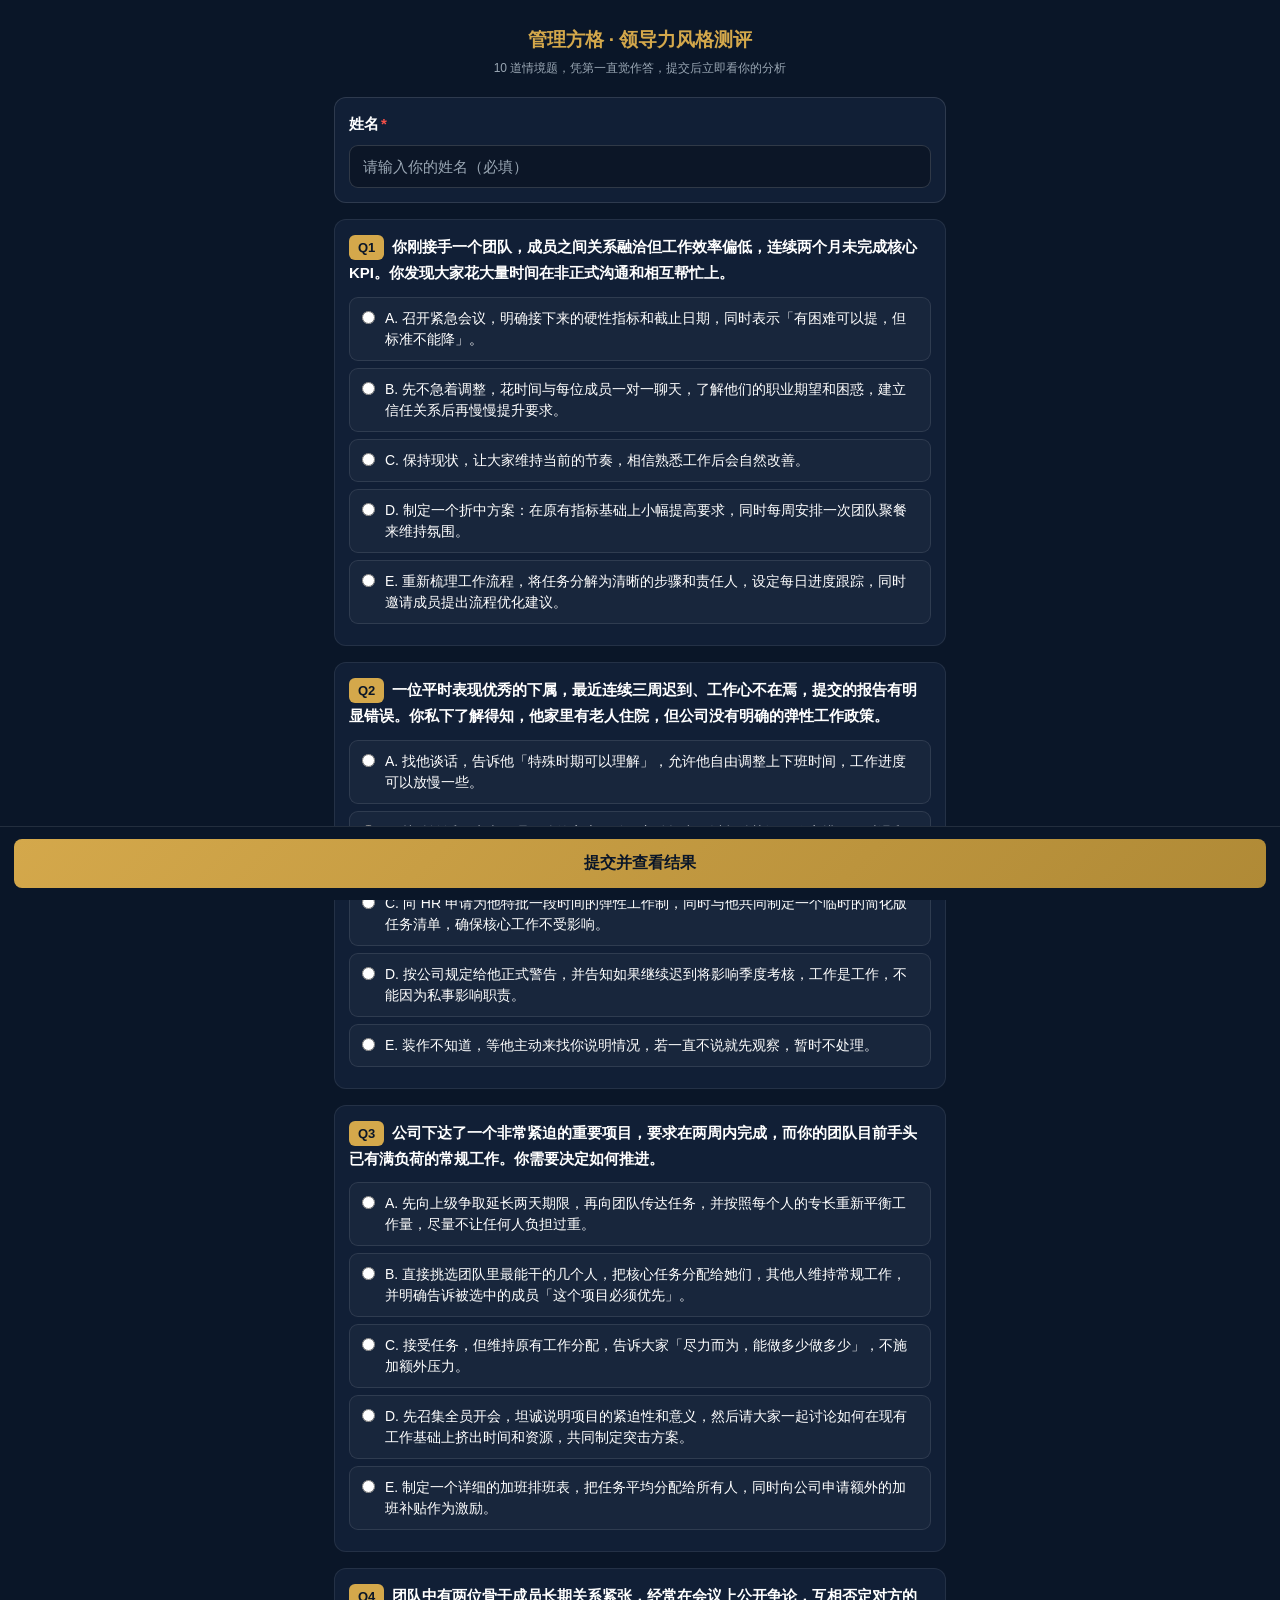
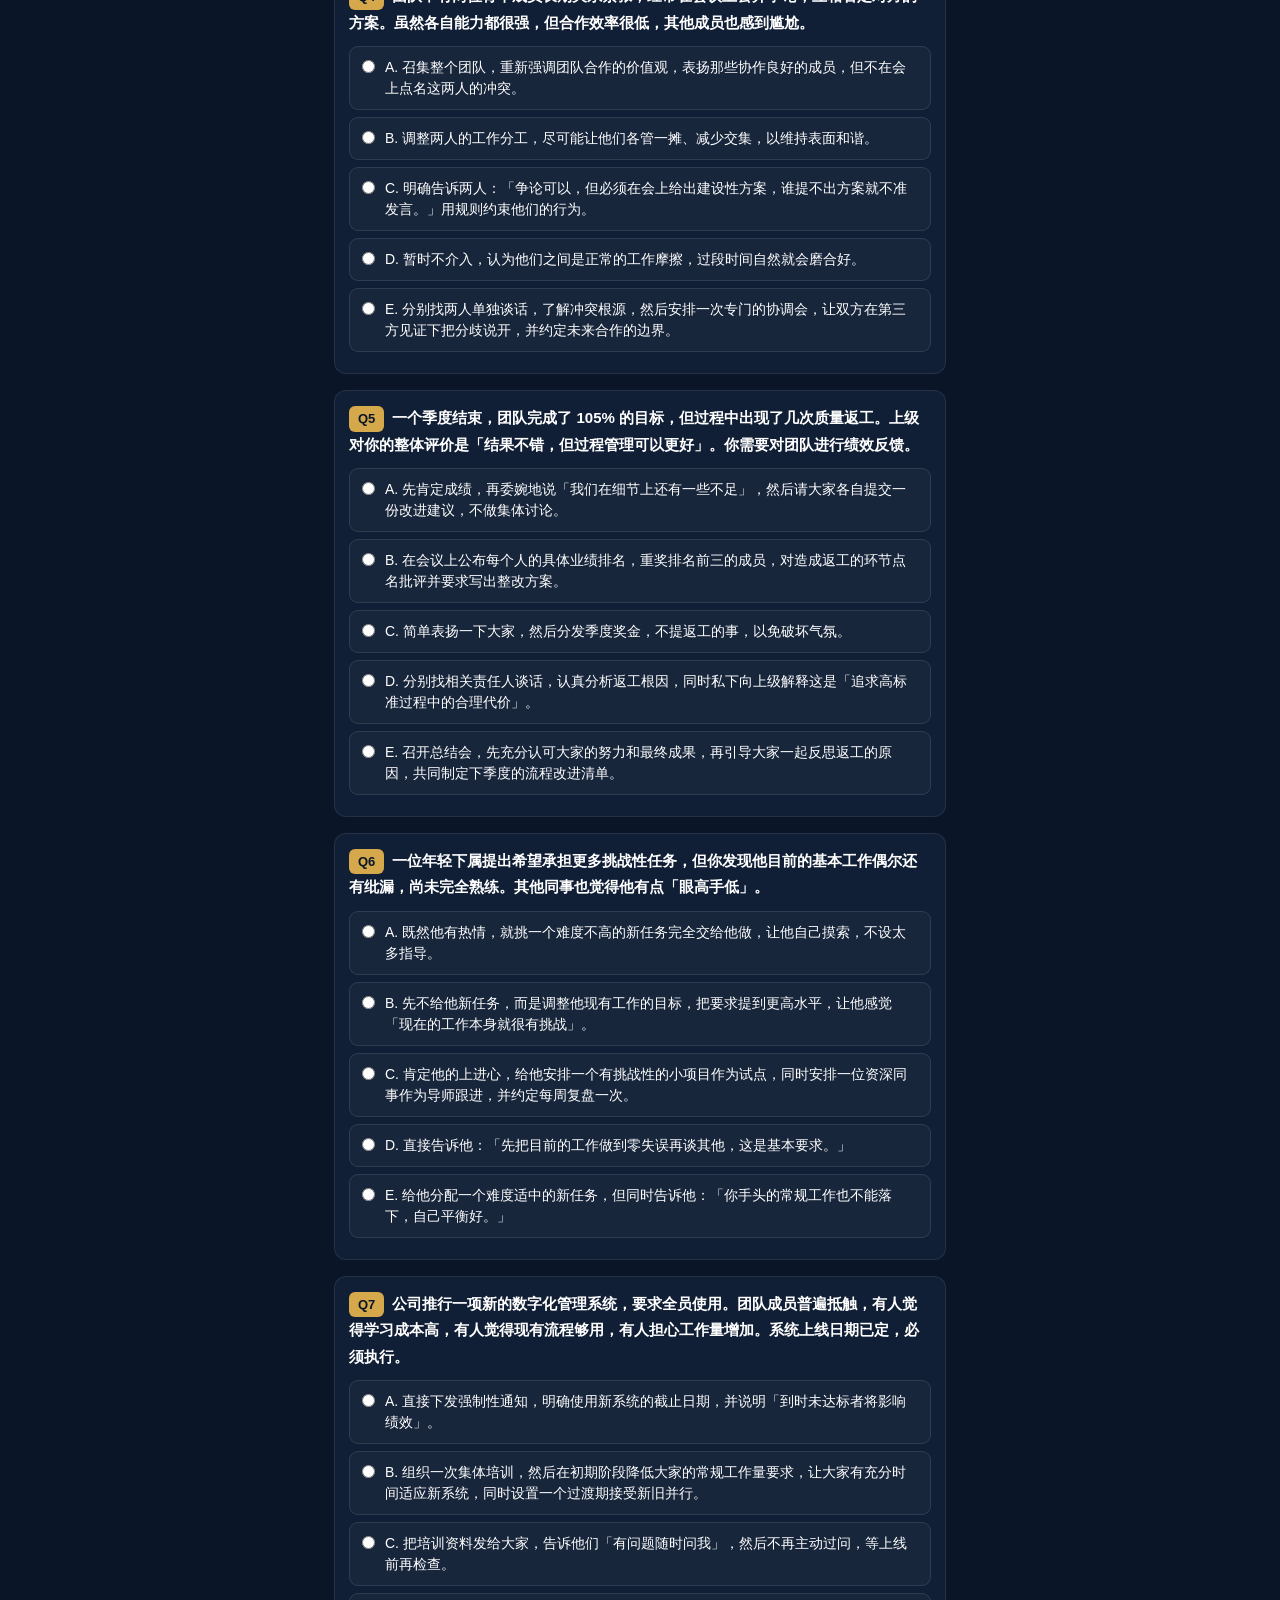
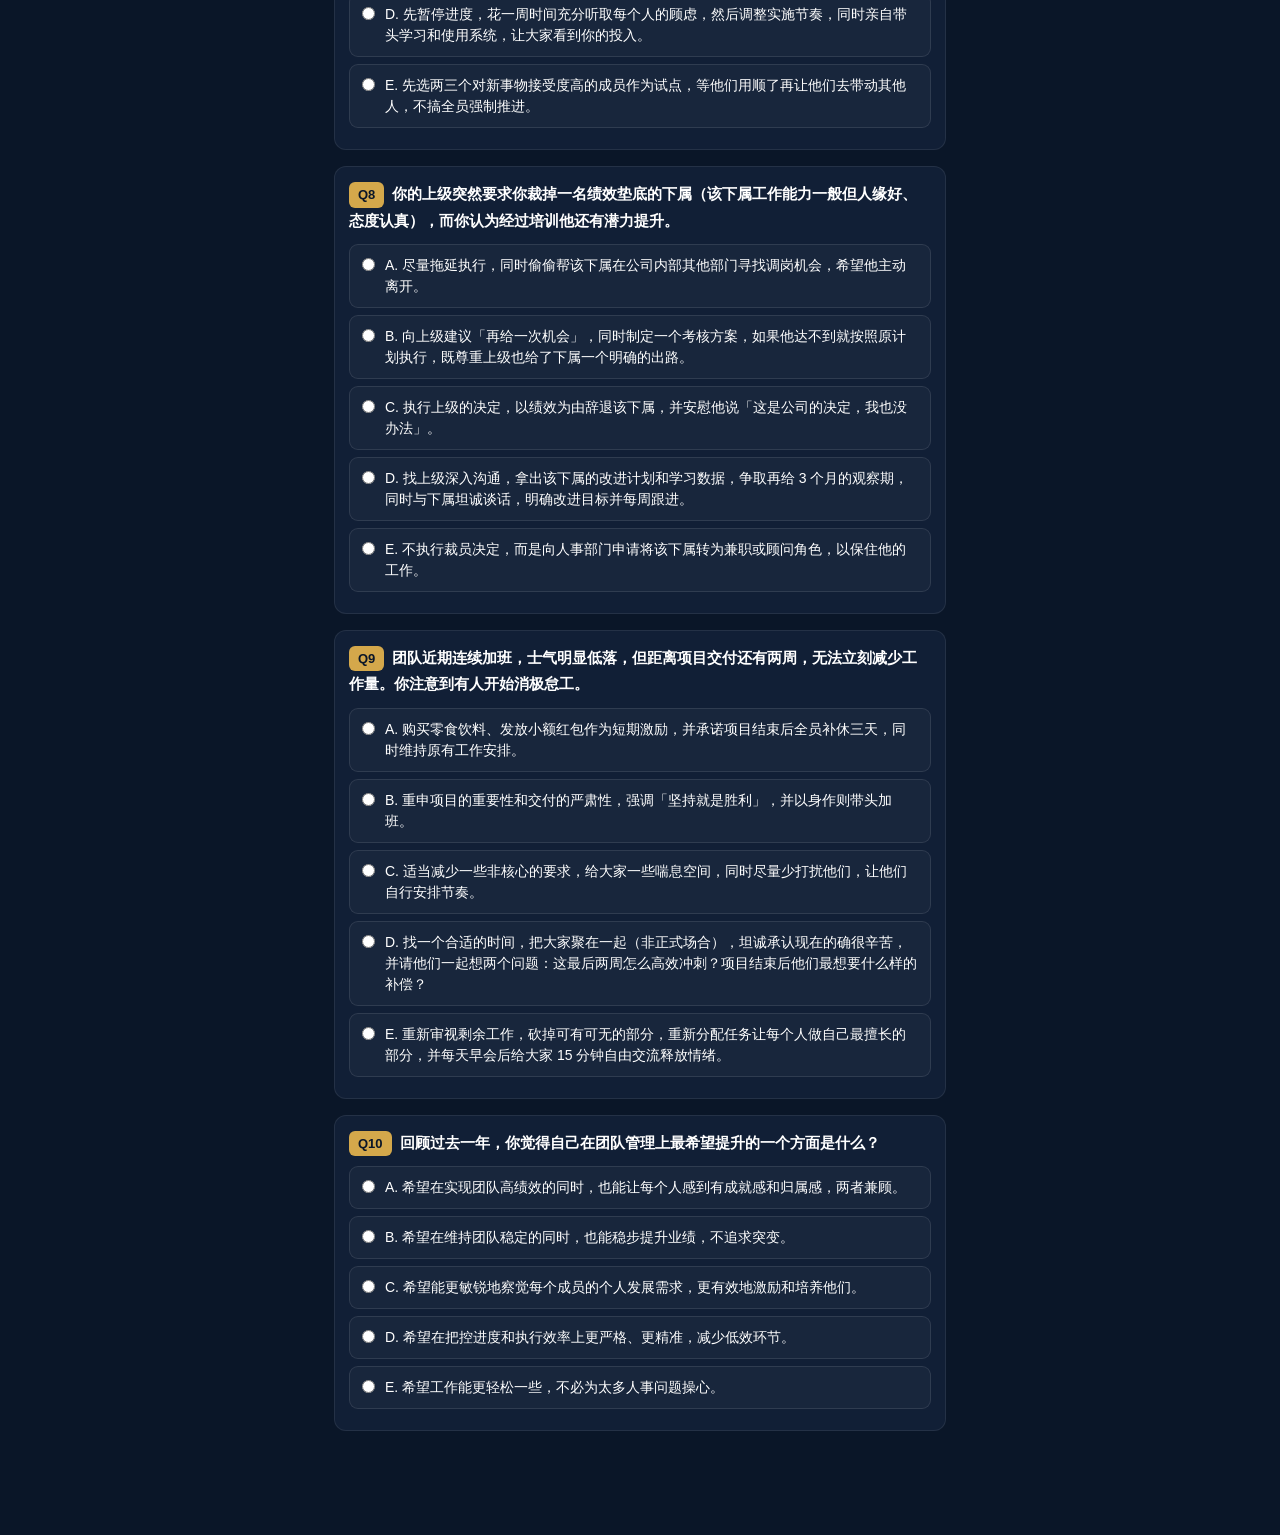
<file: modules/hcss/modules/managerial-grid/answer.html>
<!DOCTYPE html>
<html lang="zh-CN">
<head>
  <meta charset="UTF-8">
  <meta name="viewport" content="width=device-width, initial-scale=1.0, maximum-scale=1.0, user-scalable=no">
  <title>管理方格测评 · 答题</title>
  <link rel="stylesheet" href="../../assets/css/style.css">
  <style>
    /* 深色大屏主题：body 直接定为深蓝，所有文字默认白色，杜绝「深底深字」看不见 */
    body { background: var(--hc-navy); color: var(--hc-white); padding-bottom: 92px; }
    .ans-wrap { max-width: 640px; margin: 0 auto; padding: 14px 14px 0; }
    .ans-head { text-align: center; padding: 10px 0 6px; }
    .ans-head h2 { margin: 0; font-size: 19px; color: var(--hc-gold); }
    .ans-head p { margin: 4px 0 0; font-size: 12px; color: var(--sub); }

    /* 姓名必填输入框（深色卡片 + 白字） */
    .name-box { background: var(--panel); border: 1px solid rgba(255,255,255,.12); border-radius: 12px; padding: 14px; margin: 12px 0 14px; }
    .name-box label { display: block; font-weight: 600; font-size: 15px; margin-bottom: 8px; color: var(--hc-white); }
    .name-box .req { color: var(--danger); margin-left: 2px; }
    .name-box input {
      width: 100%; padding: 12px 13px; border-radius: 9px;
      border: 1px solid rgba(255,255,255,.15); background: rgba(0,0,0,.28);
      color: var(--hc-white); font-size: 15px; box-sizing: border-box;
    }
    .name-box input::placeholder { color: var(--sub); }
    .name-box input:focus { outline: none; border-color: var(--hc-gold); box-shadow: 0 0 0 2px rgba(212,168,75,.25); }

    .quiz-card {
      background: var(--panel); border: 1px solid rgba(255,255,255,.08); color: var(--hc-white);
      border-radius: 12px; padding: 14px; margin-bottom: 12px;
    }
    .qhead { margin-bottom: 10px; }
    .qnum { display:inline-block; background: var(--hc-gold); color: var(--hc-navy); font-weight:800; border-radius:6px; padding:2px 9px; margin-right:8px; font-size:13px; }
    .qtitle { font-weight:600; font-size:15px; color: var(--hc-white); }
    .opt {
      display:flex; align-items:flex-start; padding:10px 12px; margin:7px 0; border-radius:9px;
      border:1px solid rgba(255,255,255,.10); background: rgba(255,255,255,.03); cursor:pointer;
      font-size:14px; line-height:1.5; color: var(--hc-white);
    }
    .opt:hover { background: rgba(255,255,255,.07); }
    .opt.sel { border-color: var(--hc-gold); background: rgba(212,168,75,.10); }
    .opt input { margin: 3px 10px 0 0; flex-shrink:0; accent-color: var(--hc-gold); }

    .submit-bar {
      position: fixed; left:0; right:0; bottom:0; background: var(--bg);
      border-top: 1px solid rgba(255,255,255,.1); padding: 12px 14px; z-index: 20;
    }
    .submit-bar .btn { width: 100%; padding: 14px; font-size: 16px; }

    .msg { padding: 10px 14px; border-radius: 8px; margin-bottom: 14px; font-size: 14px; }
    .msg.ok { background: rgba(63,185,80,.12); color: var(--success); border:1px solid rgba(63,185,80,.25); }
    .msg.err { background: rgba(248,81,73,.12); color: var(--danger); border:1px solid rgba(248,81,73,.25); }

    .score-row { display:flex; gap:12px; flex-wrap:wrap; }
    .score-box { flex:1; min-width:140px; background: var(--panel2); border:1px solid rgba(255,255,255,.08); border-radius:10px; padding:14px; }
    .score-box .lab { font-size:12px; color: var(--sub); }
    .score-box .val { font-size:26px; font-weight:800; margin:4px 0; }
    .progress { height:8px; border-radius:4px; background: rgba(255,255,255,.08); overflow:hidden; }
    .progress i { display:block; height:100%; border-radius:4px; }

    .badge { display:inline-block; padding:3px 10px; border-radius:20px; font-size:12px; border:1px solid rgba(255,255,255,.15); }
    .b-high { background: rgba(63,185,80,.15); color: var(--success); border-color: rgba(63,185,80,.3); }
    .b-med  { background: rgba(188,140,255,.15); color: var(--mid); border-color: rgba(188,140,255,.3); }
    .b-low  { background: rgba(248,81,73,.15); color: var(--danger); border-color: rgba(248,81,73,.3); }

    .qr-wrap { text-align:center; margin:16px 0; }
    .qr-wrap img { border-radius:10px; padding:10px; background:#fff; max-width:200px; }
    .share-link { display:inline-block; word-break:break-all; font-size:12px; color: var(--info); text-decoration:underline; }

    .advice-box { background: var(--panel); border:1px solid rgba(255,255,255,.08); border-radius:10px; padding:14px; margin-top:14px; }
    .advice-box h4 { margin:0 0 8px; color: var(--hc-gold); font-size:15px; }
    .advice-box ol { margin:0; padding-left:20px; line-height:1.7; font-size:14px; }
  </style>
</head>
<body>

<div class="ans-wrap">
  <div class="ans-head">
    <h2>管理方格 · 领导力风格测评</h2>
    <p>10 道情境题，凭第一直觉作答，提交后立即看你的分析</p>
  </div>

  <div id="msgBox"></div>

  <!-- token 直接看结果 -->
  <section id="resultView" style="display:none"></section>

  <!-- 答题 -->
  <section id="quizView">
    <div class="name-box">
      <label for="participantName">姓名<span class="req">*</span></label>
      <input type="text" id="participantName" maxlength="20" placeholder="请输入你的姓名（必填）" autocomplete="name">
    </div>
    <div id="quiz"></div>
  </section>

  <!-- 结果 -->
  <section id="quizResult" style="display:none">
    <div class="tool-card">
      <h3>你的测评结果</h3>
      <div class="score-row">
        <div class="score-box">
          <div class="lab">生产导向 P 总分（满分 90）</div>
          <div class="val" id="pVal">—</div>
          <div class="progress"><i id="pBar" style="background:var(--danger);width:0%"></i></div>
          <div style="margin-top:8px">档次 <span class="badge" id="pTier">—</span></div>
        </div>
        <div class="score-box">
          <div class="lab">人本导向 H 总分（满分 90）</div>
          <div class="val" id="hVal">—</div>
          <div class="progress"><i id="hBar" style="background:var(--info);width:0%"></i></div>
          <div style="margin-top:8px">档次 <span class="badge" id="hTier">—</span></div>
        </div>
      </div>
      <div style="display:flex;gap:18px;flex-wrap:wrap;align-items:center;margin:20px 0">
        <div id="svgWrap"></div>
        <div>
          <p style="font-size:21px;font-weight:800;margin:0" id="typeName">—</p>
          <p class="tip" id="coordTxt">方格坐标：—</p>
          <p class="tip" id="typeDesc" style="max-width:320px"></p>
        </div>
      </div>
      <div class="advice-box">
        <h4 id="adviceTitle">针对你偏弱维度的改善建议</h4>
        <div id="adviceBody"></div>
      </div>
    </div>

    <div class="tool-card" style="margin-top:14px">
      <h3>保存我的结果</h3>
      <p class="tip">截图保存下方二维码，或复制链接。稍后可扫码回看本次结果，无需登录。</p>
      <div class="qr-wrap" id="qrWrap"></div>
      <div style="text-align:center"><a id="shareLink" class="share-link" href="#" target="_blank"></a></div>
    </div>
  </section>
</div>

<div class="submit-bar" id="submitBar">
  <button class="btn btn-primary" onclick="submitQuiz()">提交并查看结果</button>
</div>

<script src="../../assets/js/grid-core.js"></script>
<script src="../../assets/js/qrcode.js"></script>
<script src="quiz-config.js"></script>
<script src="quiz-store.js"></script>
<script src="answer.js"></script>
</body>
</html>
</file>
<file: modules/hcss/assets/css/style.css>
/* 人力资本战略工作室 · 共享设计系统 */
:root {
  /* 品牌色 */
  --hc-navy: #0a1628;
  --hc-navy-light: #111f36;
  --hc-navy-soft: #1a2a45;
  --hc-gold: #d4a84b;
  --hc-gold-light: #e4c47a;
  --hc-gold-dark: #b08a36;
  --hc-white: #ffffff;
  --hc-offwhite: #f4f6f9;
  --hc-text: #1f2937;
  --hc-text-soft: #6b7280;
  --hc-border: #e5e7eb;
  --hc-card-bg: #ffffff;

  /* 语义色 */
  --bg: var(--hc-navy);
  --panel: var(--hc-navy-light);
  --panel2: var(--hc-navy-soft);
  --txt: var(--hc-white);
  --sub: #9aa7b4;
  --accent: var(--hc-gold);
  --accent-light: var(--hc-gold-light);
  --success: #3fb950;
  --danger: #f85149;
  --info: #58a6ff;
  --mid: #bc8cff;   /* 中档 紫，之前缺失 */
  --poor: #6e7681;  /* 偏弱 灰，之前缺失 */

  /* 字体 */
  --font: -apple-system, "PingFang SC", "Microsoft YaHei", "Segoe UI", sans-serif;
  --radius: 12px;
  --radius-sm: 8px;
  --shadow: 0 10px 40px rgba(0,0,0,.18);
  --maxw: 1160px;
}

* { box-sizing: border-box; }
html { scroll-behavior: smooth; }
body {
  margin: 0; padding: 0;
  font-family: var(--font);
  background: var(--hc-offwhite);
  color: var(--hc-text);
  line-height: 1.65;
}

/* 顶部导航 */
.topbar {
  position: sticky; top: 0; z-index: 100;
  background: var(--hc-navy);
  border-bottom: 1px solid rgba(212,168,75,.12);
}
.topbar-inner {
  max-width: var(--maxw); margin: 0 auto;
  display: flex; align-items: center; justify-content: space-between;
  padding: 14px 24px;
}
.logo {
  display: flex; align-items: center; gap: 12px;
  text-decoration: none; color: var(--hc-white);
}
.logo-mark {
  width: 42px; height: 42px; border-radius: 8px;
  background: linear-gradient(135deg, var(--hc-gold) 0%, var(--hc-gold-dark) 100%);
  display: flex; align-items: center; justify-content: center;
  font-weight: 800; font-size: 18px; color: var(--hc-navy);
  letter-spacing: 1px;
}
.logo-text { display: flex; flex-direction: column; }
.logo-text .cn { font-size: 16px; font-weight: 700; letter-spacing: 1px; line-height: 1.2; }
.logo-text .en { font-size: 9px; color: var(--sub); letter-spacing: 1.5px; text-transform: uppercase; line-height: 1.2; }

.nav { display: flex; align-items: center; gap: 8px; }
.nav a {
  color: var(--hc-offwhite); text-decoration: none; font-size: 14px;
  padding: 8px 14px; border-radius: var(--radius-sm); transition: .15s;
  opacity: .85;
}
.nav a:hover, .nav a.active { opacity: 1; color: var(--hc-gold); background: rgba(212,168,75,.08); }

.btn {
  display: inline-flex; align-items: center; justify-content: center; gap: 6px;
  border: none; border-radius: var(--radius-sm); padding: 12px 24px;
  font-size: 15px; font-weight: 700; cursor: pointer; transition: .15s;
  text-decoration: none;
}
.btn-primary {
  background: linear-gradient(135deg, var(--hc-gold) 0%, var(--hc-gold-dark) 100%);
  color: var(--hc-navy);
}
.btn-primary:hover { filter: brightness(1.08); transform: translateY(-1px); }
.btn-outline {
  background: transparent; color: var(--hc-white);
  border: 1px solid rgba(255,255,255,.35);
}
.btn-outline:hover { border-color: var(--hc-gold); color: var(--hc-gold); }
.btn-sm { padding: 8px 16px; font-size: 13px; }

/* Hero（深蓝背景） */
.hero {
  background: var(--hc-navy);
  color: var(--hc-white);
  padding: 72px 24px 64px;
  position: relative; overflow: hidden;
}
.hero::before {
  content: ""; position: absolute; inset: 0;
  background: radial-gradient(circle at 80% 20%, rgba(212,168,75,.08) 0%, transparent 45%),
              radial-gradient(circle at 10% 90%, rgba(88,166,255,.05) 0%, transparent 40%);
  pointer-events: none;
}
.hero-inner { max-width: var(--maxw); margin: 0 auto; position: relative; }
.hero-kicker {
  display: flex; align-items: center; gap: 10px;
  font-size: 12px; letter-spacing: 2px; text-transform: uppercase;
  color: var(--hc-gold); margin: 0 0 18px;
}
.hero-kicker::before {
  content: ""; width: 24px; height: 2px; background: var(--hc-gold);
}
.hero h1 {
  font-size: clamp(32px, 5vw, 52px); line-height: 1.18; margin: 0 0 18px;
  max-width: 760px; font-weight: 800;
}
.hero p {
  font-size: 17px; color: var(--sub); margin: 0 0 28px; max-width: 640px;
}
.hero-actions { display: flex; gap: 14px; flex-wrap: wrap; margin-bottom: 48px; }

.hero-stats {
  display: flex; gap: 56px; flex-wrap: wrap;
  border-top: 1px solid rgba(255,255,255,.08); padding-top: 28px;
}
.stat-item .num {
  font-size: 36px; font-weight: 800; color: var(--hc-gold); line-height: 1;
}
.stat-item .txt { font-size: 13px; color: var(--sub); margin-top: 6px; }

/* 内容区（白底） */
.section {
  background: var(--hc-offwhite);
  padding: 64px 24px;
}
.section-inner { max-width: var(--maxw); margin: 0 auto; }
.section-title { font-size: 26px; font-weight: 800; margin: 0 0 8px; color: var(--hc-text); }
.section-sub { color: var(--hc-text-soft); margin: 0 0 32px; font-size: 15px; }

/* 卡片网格 */
.cards { display: grid; grid-template-columns: repeat(auto-fill, minmax(280px, 1fr)); gap: 20px; }
.card {
  background: var(--hc-card-bg); border: 1px solid var(--hc-border); border-radius: var(--radius);
  padding: 24px; box-shadow: var(--shadow); transition: .15s;
}
.card:hover { transform: translateY(-3px); }
.card-icon {
  width: 44px; height: 44px; border-radius: 10px;
  background: rgba(212,168,75,.12); color: var(--hc-gold-dark);
  display: flex; align-items: center; justify-content: center;
  font-size: 20px; margin-bottom: 14px;
}
.card h3 { font-size: 18px; margin: 0 0 8px; }
.card p { font-size: 14px; color: var(--hc-text-soft); margin: 0 0 14px; }
.card-tags { display: flex; gap: 6px; flex-wrap: wrap; }
.tag {
  font-size: 11px; color: var(--hc-text-soft);
  background: var(--hc-offwhite); border: 1px solid var(--hc-border);
  border-radius: 20px; padding: 3px 10px;
}
.tag.gold { background: rgba(212,168,75,.12); color: var(--hc-gold-dark); border-color: rgba(212,168,75,.3); }
.card-status {
  display: inline-block; font-size: 11px; font-weight: 700;
  border-radius: 20px; padding: 3px 10px; margin-top: 12px;
}
.status-ready { background: rgba(63,185,80,.12); color: #2f7a3a; }
.status-placeholder { background: rgba(107,114,128,.12); color: var(--hc-text-soft); }

/* 模块页通用 */
.module-hero {
  background: var(--hc-navy); color: var(--hc-white); padding: 48px 24px 40px;
}
.module-hero-inner { max-width: var(--maxw); margin: 0 auto; }
.module-hero h1 { font-size: 32px; margin: 0 0 10px; }
.module-hero p { color: var(--sub); margin: 0; max-width: 720px; }
.module-body { max-width: var(--maxw); margin: 0 auto; padding: 32px 24px 80px; }

/* Tab 组件 */
.tabs { display: flex; gap: 8px; border-bottom: 1px solid var(--hc-border); margin-bottom: 24px; flex-wrap: wrap; }
.tab {
  background: transparent; border: none; border-bottom: 2px solid transparent;
  padding: 12px 18px; cursor: pointer; font-size: 15px; color: var(--hc-text-soft);
  margin-bottom: -1px; font-weight: 600;
}
.tab:hover { color: var(--hc-text); }
.tab.active { color: var(--hc-gold-dark); border-bottom-color: var(--hc-gold); }
.tab-panel { display: none; }
.tab-panel.active { display: block; }

/* 工具卡片（深色，复用旧工具风格） */
.tool-card {
  background: var(--hc-navy-light); border: 1px solid rgba(255,255,255,.08);
  border-radius: var(--radius); padding: 24px; color: var(--hc-white); margin-bottom: 20px;
}
.tool-card h3 { margin: 0 0 12px; color: var(--hc-gold); }
.tool-card p { color: var(--sub); font-size: 14px; margin: 0 0 16px; }

/* 表单 / 输入 */
input[type="file"] { display: none; }
.dropzone {
  border: 2px dashed rgba(255,255,255,.18); border-radius: var(--radius);
  padding: 32px 20px; text-align: center; color: var(--sub); cursor: pointer;
  background: rgba(255,255,255,.03); transition: .15s;
}
.dropzone:hover { border-color: var(--hc-gold); color: var(--hc-white); }
.dropzone b { color: var(--hc-gold); }

/* 表格 */
.table-wrap { max-height: 520px; overflow: auto; border: 1px solid rgba(255,255,255,.12); border-radius: var(--radius); margin-top: 16px; background: #0d1117; }
table { width: 100%; border-collapse: collapse; font-size: 13px; color: #f3f4f6; }
th, td { border: 1px solid rgba(255,255,255,.12); padding: 11px 13px; text-align: left; vertical-align: top; }
th { background: rgba(212,168,75,.12); color: var(--hc-gold-light); font-weight: 700; position: sticky; top: 0; }
tr:nth-child(even) td { background: rgba(255,255,255,.04); }
tr:hover td { background: rgba(255,255,255,.08); }

/* 提示文字 */
.tip { font-size: 13px; color: var(--sub); line-height: 1.6; }

/* 一键导入区域 */
.import-box {
  background: linear-gradient(135deg, rgba(212,168,75,.10) 0%, rgba(88,166,255,.06) 100%);
  border: 1px dashed rgba(212,168,75,.35);
  border-radius: var(--radius);
  padding: 20px;
}
.import-box h4 { margin: 0 0 12px; color: var(--hc-gold); font-size: 16px; }
.import-row { display: flex; gap: 10px; flex-wrap: wrap; align-items: center; }
.import-row input[type="password"], .import-row input[type="text"] {
  flex: 1; min-width: 240px;
  background: var(--panel2); border: 1px solid rgba(255,255,255,.15);
  border-radius: var(--radius-sm); padding: 10px 12px; color: var(--hc-white); font-size: 14px;
}
.import-row input::placeholder { color: var(--sub); }
.import-result { margin-top: 12px; padding: 12px; border-radius: var(--radius-sm); background: rgba(63,185,80,.10); border: 1px solid rgba(63,185,80,.25); color: #e6f4ea; font-size: 14px; }
.import-result.error { background: rgba(248,81,73,.10); border-color: rgba(248,81,73,.25); color: #ffd0cf; }
.import-result a { color: var(--hc-gold-light); text-decoration: underline; }

/* 文件卡片入口（仿问卷星/浏览器下载卡片） */
.file-card {
  display: flex; align-items: center; gap: 14px;
  background: var(--panel); border: 1px solid rgba(255,255,255,.10);
  border-radius: var(--radius); padding: 14px 18px;
  transition: .15s; cursor: pointer; text-decoration: none;
}
.file-card:hover { background: var(--panel2); border-color: rgba(212,168,75,.35); transform: translateY(-1px); }
.file-card .icon {
  width: 40px; height: 40px; border-radius: 8px;
  background: rgba(88,166,255,.15); color: var(--info);
  display: flex; align-items: center; justify-content: center; font-size: 18px; flex: 0 0 auto;
}
.file-card .meta { flex: 1; min-width: 0; }
.file-card .meta .name { color: var(--hc-white); font-weight: 700; font-size: 15px; white-space: nowrap; overflow: hidden; text-overflow: ellipsis; }
.file-card .meta .desc { color: var(--sub); font-size: 12px; margin-top: 2px; }
.file-card .actions { display: flex; gap: 10px; margin: 0; }
.file-card .actions .ic { color: var(--sub); font-size: 16px; transition: .15s; }
.file-card:hover .actions .ic { color: var(--hc-gold); }

/* 按钮组 */
.actions { display: flex; gap: 10px; flex-wrap: wrap; margin-top: 16px; }

/* Footer */
.footer {
  background: var(--hc-navy); color: var(--sub); text-align: center;
  padding: 28px 24px; font-size: 13px; border-top: 1px solid rgba(255,255,255,.06);
}

/* 旧工具兼容样式（深色 quiz） */
.quiz-card {
  background: var(--panel); border: 1px solid rgba(255,255,255,.08); border-radius: var(--radius);
  padding: 22px; margin: 16px 0; color: var(--hc-white);
}
.qnum { display:inline-block; background: var(--accent); color: var(--hc-navy); font-weight: 800; border-radius: 6px; padding: 2px 9px; font-size: 13px; margin-right: 8px; }
.qtitle { font-size: 16px; font-weight: 600; margin: 0 0 14px; color: var(--hc-white); }
.opt { display: block; border: 1px solid rgba(255,255,255,.1); border-radius: 9px; padding: 11px 13px; margin: 9px 0; cursor: pointer; transition: .15s; background: var(--panel2); color: var(--hc-white); }
.opt:hover { border-color: var(--accent); }
.opt input { margin-right: 10px; accent-color: var(--accent); }
.opt.sel { border-color: var(--accent); box-shadow: 0 0 0 1px var(--accent) inset; background: rgba(212,168,75,.08); }

.result-section { display: none; }
.score-row { display: flex; gap: 16px; flex-wrap: wrap; margin: 18px 0; }
.score-box { flex: 1; min-width: 200px; background: var(--panel2); color: var(--hc-white); border: 1px solid rgba(255,255,255,.08); border-radius: 10px; padding: 16px; }
.score-box .lab { font-size: 13px; color: var(--sub); }
.score-box .val { font-size: 30px; font-weight: 800; margin: 4px 0; color: var(--hc-white); }
.progress { height: 8px; background: #0d1117; border-radius: 5px; overflow: hidden; margin-top: 8px; }
.progress > i { display: block; height: 100%; border-radius: 5px; }
.badge { display: inline-block; font-size: 12px; font-weight: 700; border-radius: 6px; padding: 3px 10px; margin-left: 6px; }
.b-high { background: rgba(63,185,80,.18); color: var(--success); border: 1px solid var(--success); }
.b-med { background: rgba(188,140,255,.18); color: var(--mid); border: 1px solid var(--mid); }
.b-low { background: rgba(248,81,73,.18); color: var(--danger); border: 1px solid var(--danger); }
.t-high { color: var(--success); font-weight: 700; }
.t-med { color: var(--mid); font-weight: 700; }
.t-low { color: var(--danger); font-weight: 700; }
.advice-box {
  background: var(--panel2); color: var(--hc-white); border: 1px solid rgba(255,255,255,.08); border-left: 4px solid var(--accent);
  border-radius: 8px; padding: 16px; margin-top: 18px;
}
.advice-box h4 { margin: 0 0 10px; color: var(--accent); }
.advice-box ol { margin: 0; padding-left: 20px; color: var(--hc-white); }

@media (max-width: 720px) {
  .topbar-inner { flex-direction: column; gap: 12px; align-items: flex-start; }
  .nav { flex-wrap: wrap; }
  .hero { padding: 48px 20px 40px; }
  .hero-stats { gap: 28px; }
}
</file>
